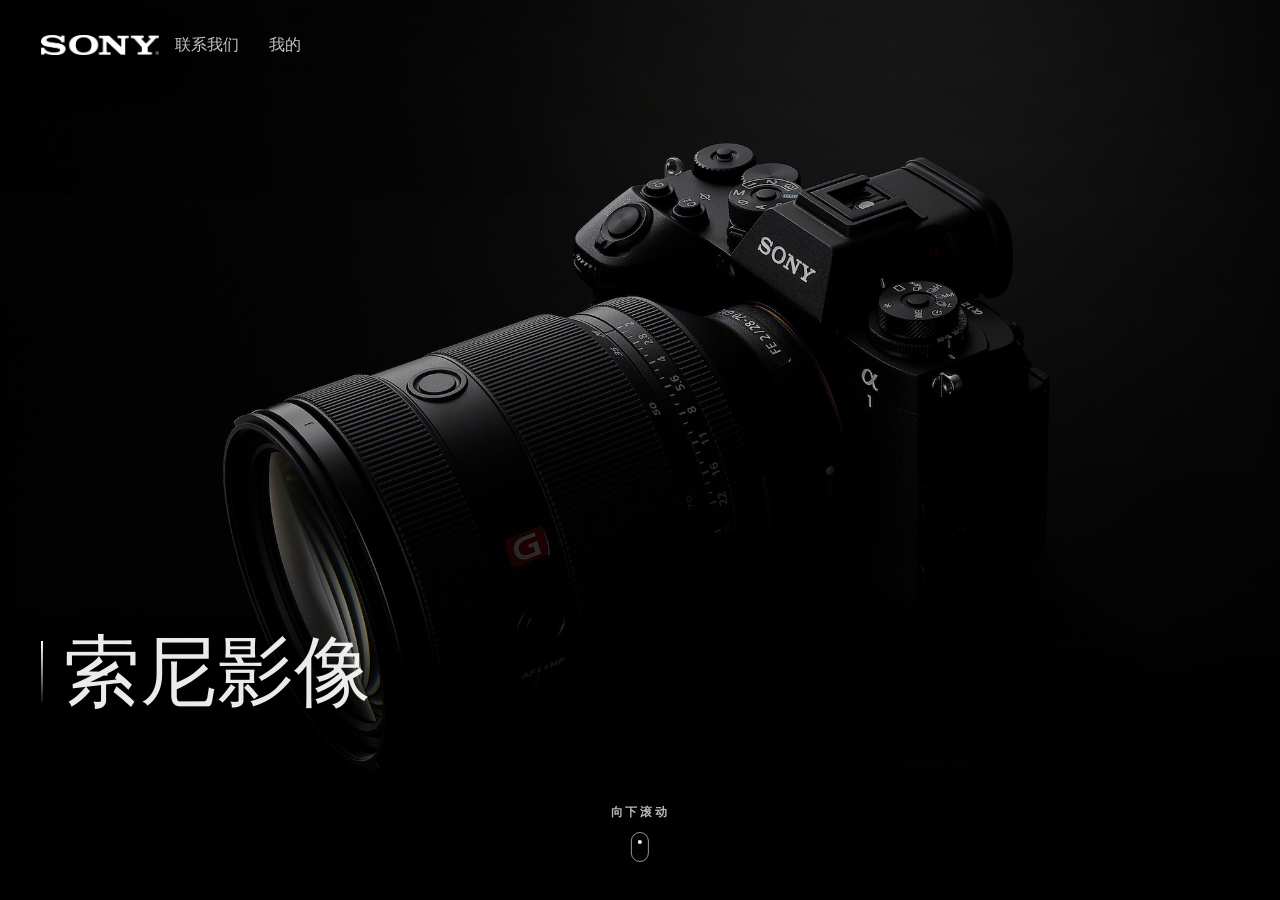
<file: index.html>
<!DOCTYPE html>
<html lang="zh-CN">
<head>
  <meta charset="UTF-8" />
  <meta name="viewport" content="width=device-width, initial-scale=1.0" />
  <title>Sony Alpha Hub</title>
  <link rel="stylesheet" href="style.css?v=clean-nav-labels" />
</head>
<body class="intro-active home-page">
  <div class="logo-intro" id="logo-intro" aria-hidden="true">
    <div class="logo-intro-backdrop" id="logo-intro-backdrop"></div>
    <div class="logo-intro-mark" id="logo-intro-mark">
      <img src="images/sony-seeklogo.png" alt="">
    </div>
  </div>

  <header class="navbar">
    <div class="nav-inner">
      <a class="logo" href="index.html" aria-label="Sony Alpha Hub">
        <span class="logo-sony" id="nav-logo-sony">
          <img src="images/sony-seeklogo.png" alt="SONY">
        </span>
      </a>
      <nav class="nav-links" aria-label="页面导航">
        <a href="shop.html#shop-contact-footer">联系我们</a>
        <div class="nav-dropdown">
          <a class="nav-dropdown-trigger" href="orders.html">我的</a>
          <div class="nav-dropdown-menu" aria-label="我的菜单">
            <a href="orders.html">我的订单</a>
            <a href="settings.html">设置</a>
          </div>
        </div>
      </nav>
    </div>
  </header>

  <main class="home-gateway" id="top">
    <section class="home-panel home-panel-hero" aria-label="&#32034;&#23612;&#24433;&#20687;&#39318;&#39029;">
      <section class="home-title-block" aria-label="&#32034;&#23612;&#24433;&#20687;">
        <h1>&#32034;&#23612;&#24433;&#20687;</h1>
      </section>

      <button class="scroll-cue" type="button" aria-label="&#21521;&#19979;&#28378;&#21160;&#26597;&#30475;&#23548;&#33322;">
        <span>&#21521;&#19979;&#28378;&#21160;</span>
        <i aria-hidden="true"></i>
      </button>
    </section>

    <section class="home-panel home-panel-enter" data-enter-search data-search-url="search.html" role="link" tabindex="0" aria-label="&#28857;&#20987;&#20219;&#24847;&#22788;&#36827;&#20837;&#20135;&#21697;&#26816;&#32034;">
      <div class="home-enter-cursor" aria-hidden="true"></div>
      <div class="enter-cue" aria-hidden="true">
        <span>&#32487;&#32493;&#25506;&#32034;</span>
        <i aria-hidden="true"></i>
      </div>
    </section>
  </main>

  <script src="script.js"></script>
</body>
</html>
</file>
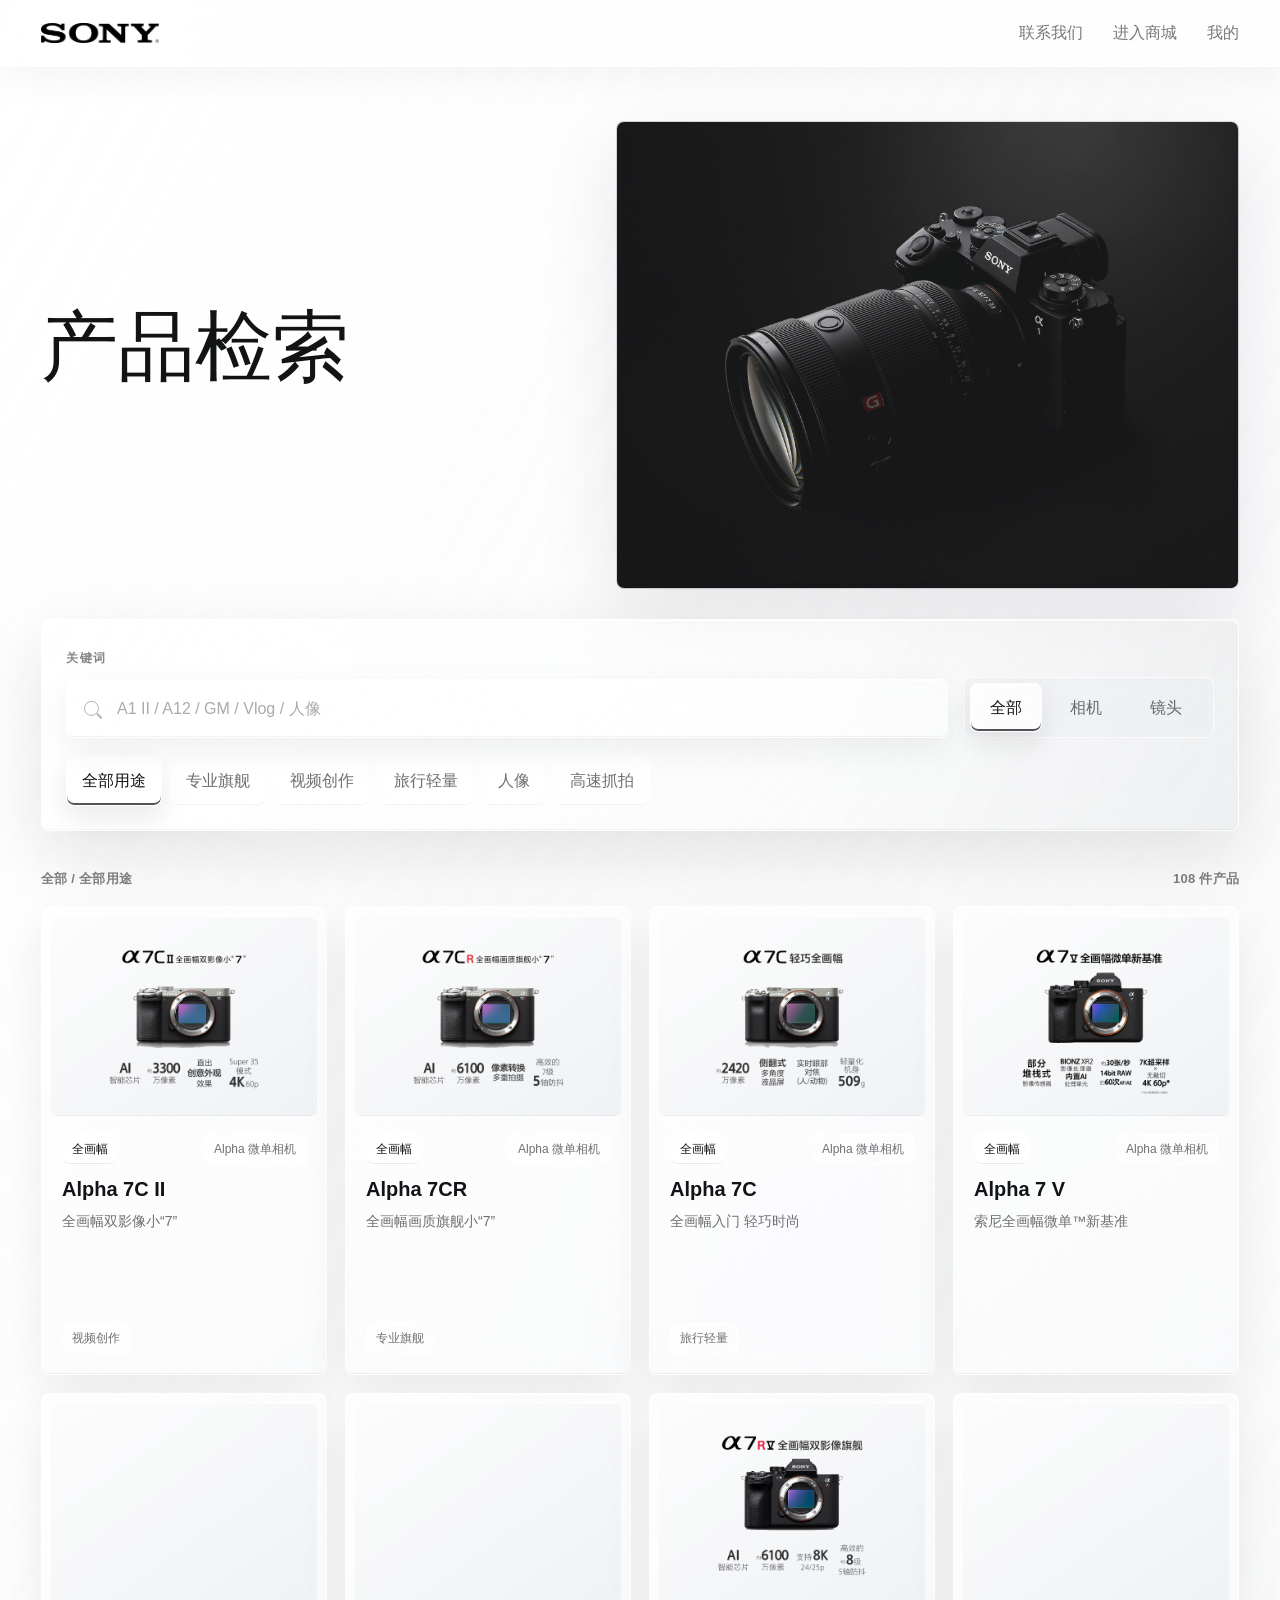
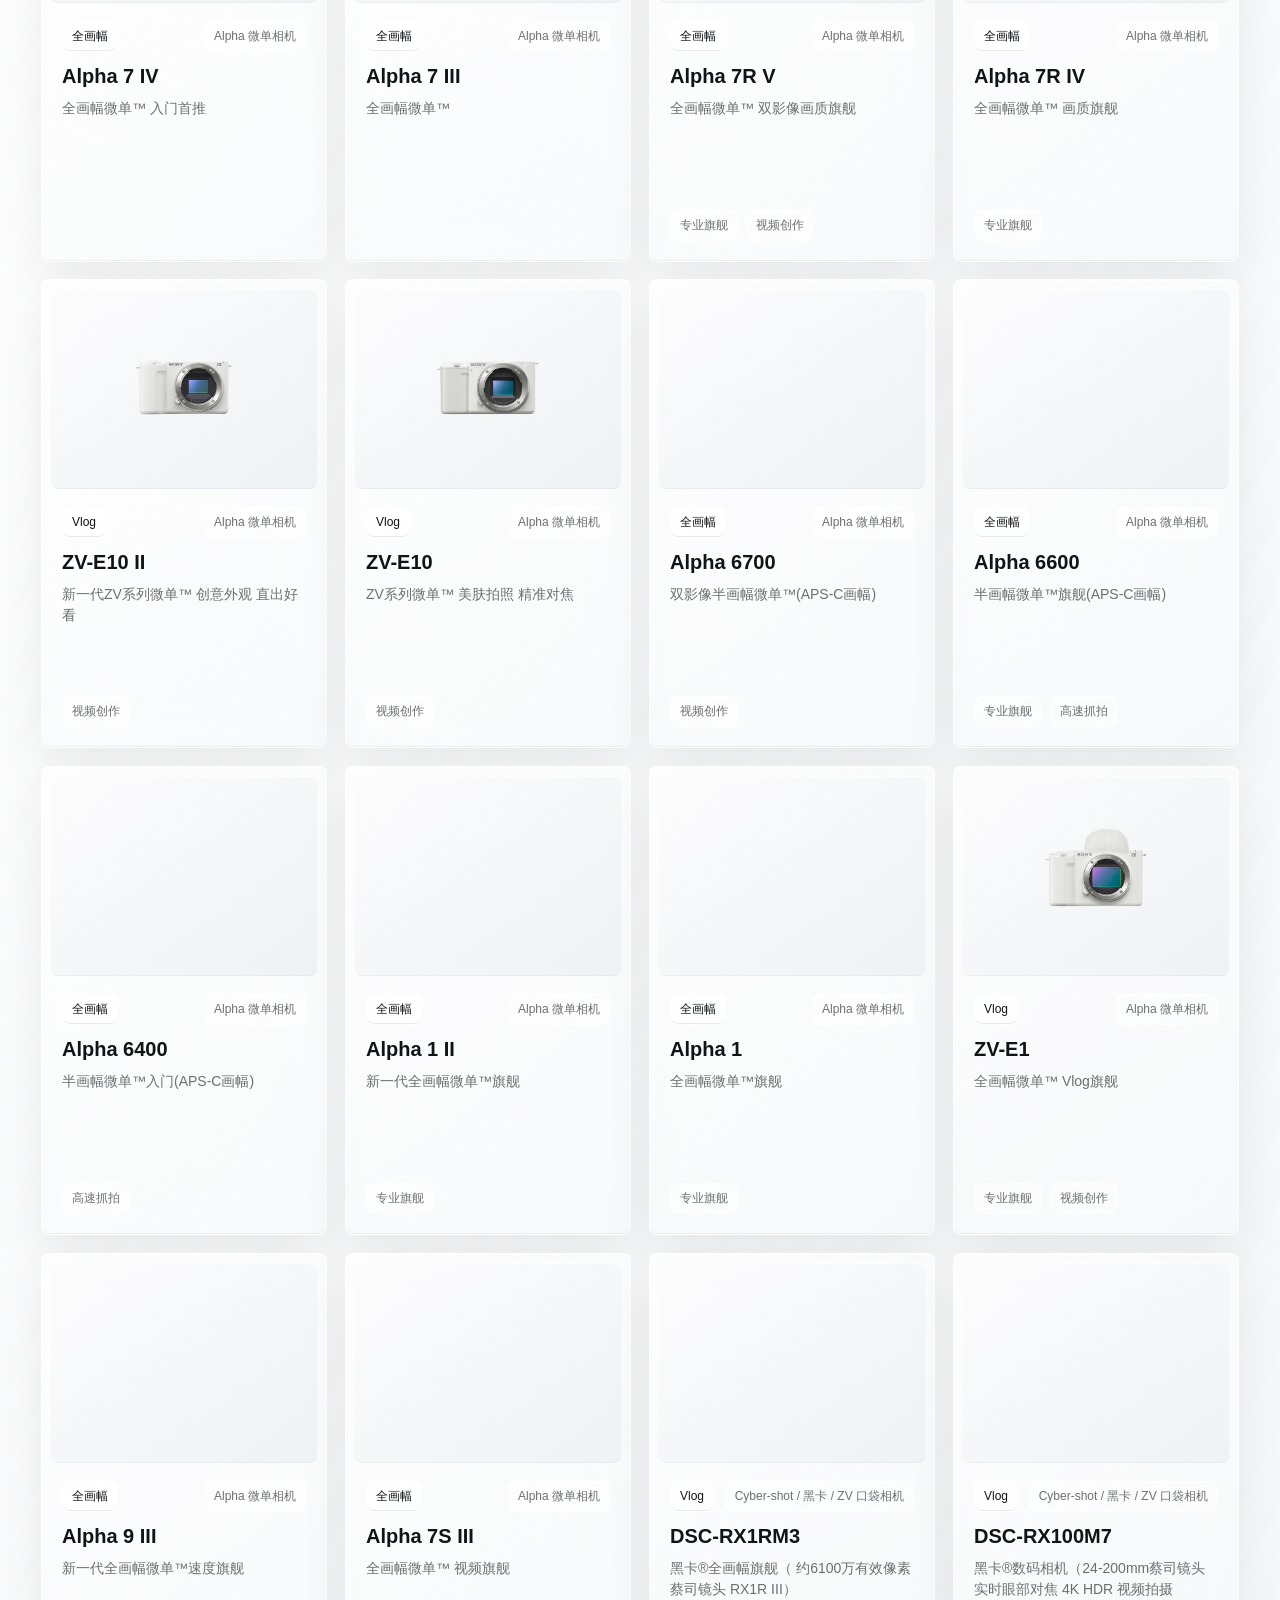
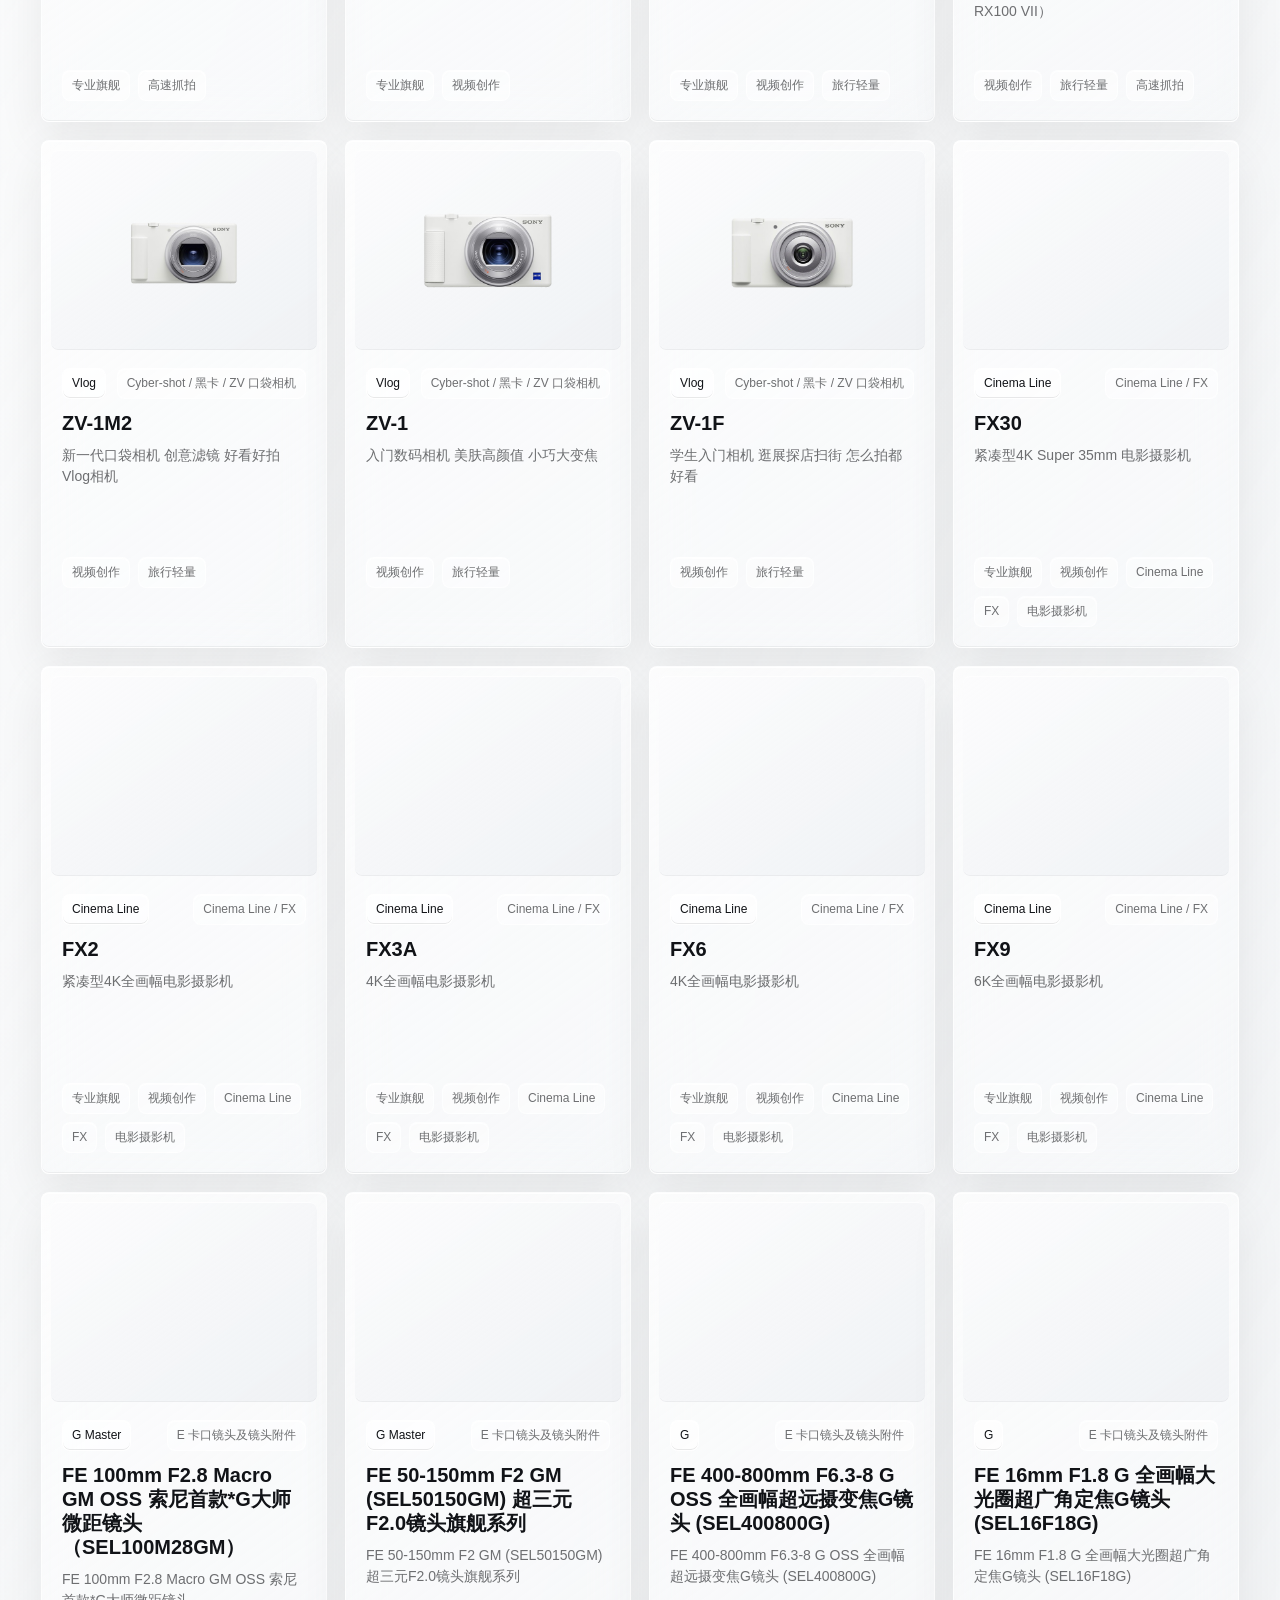
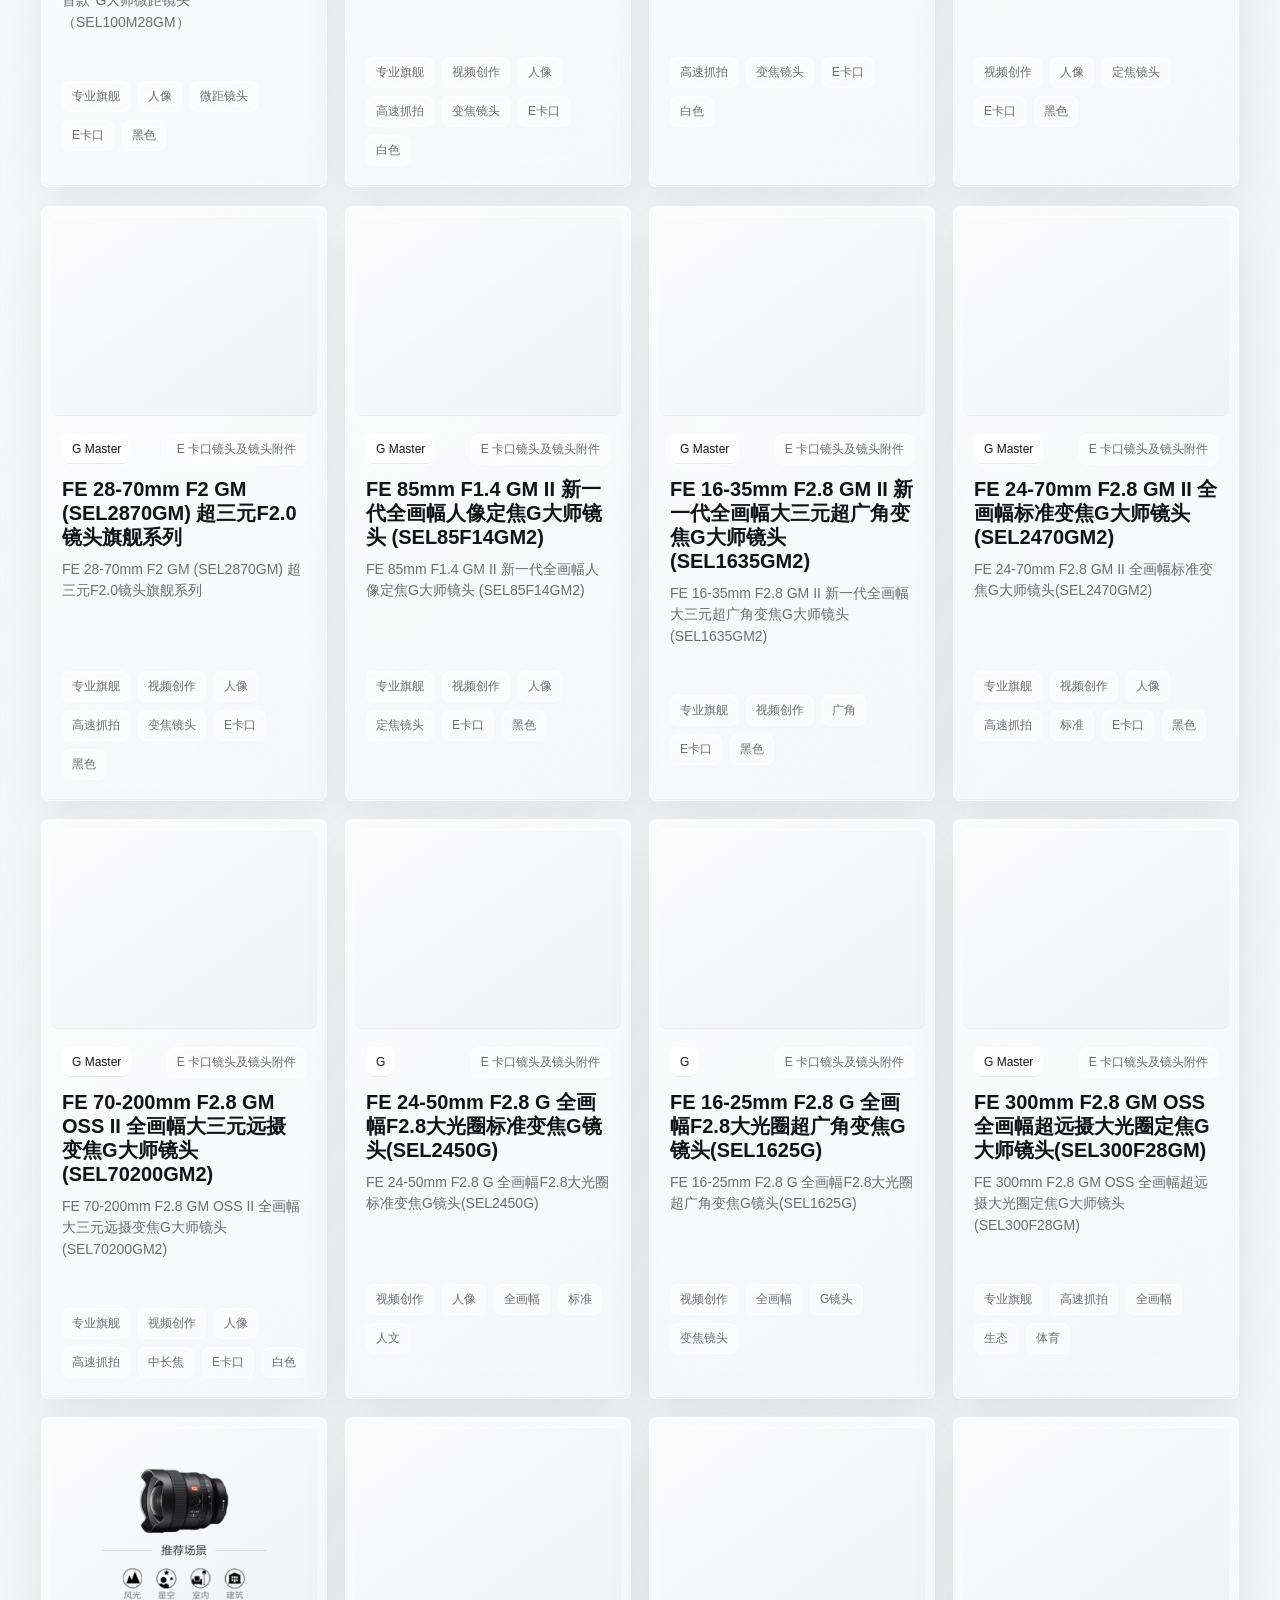
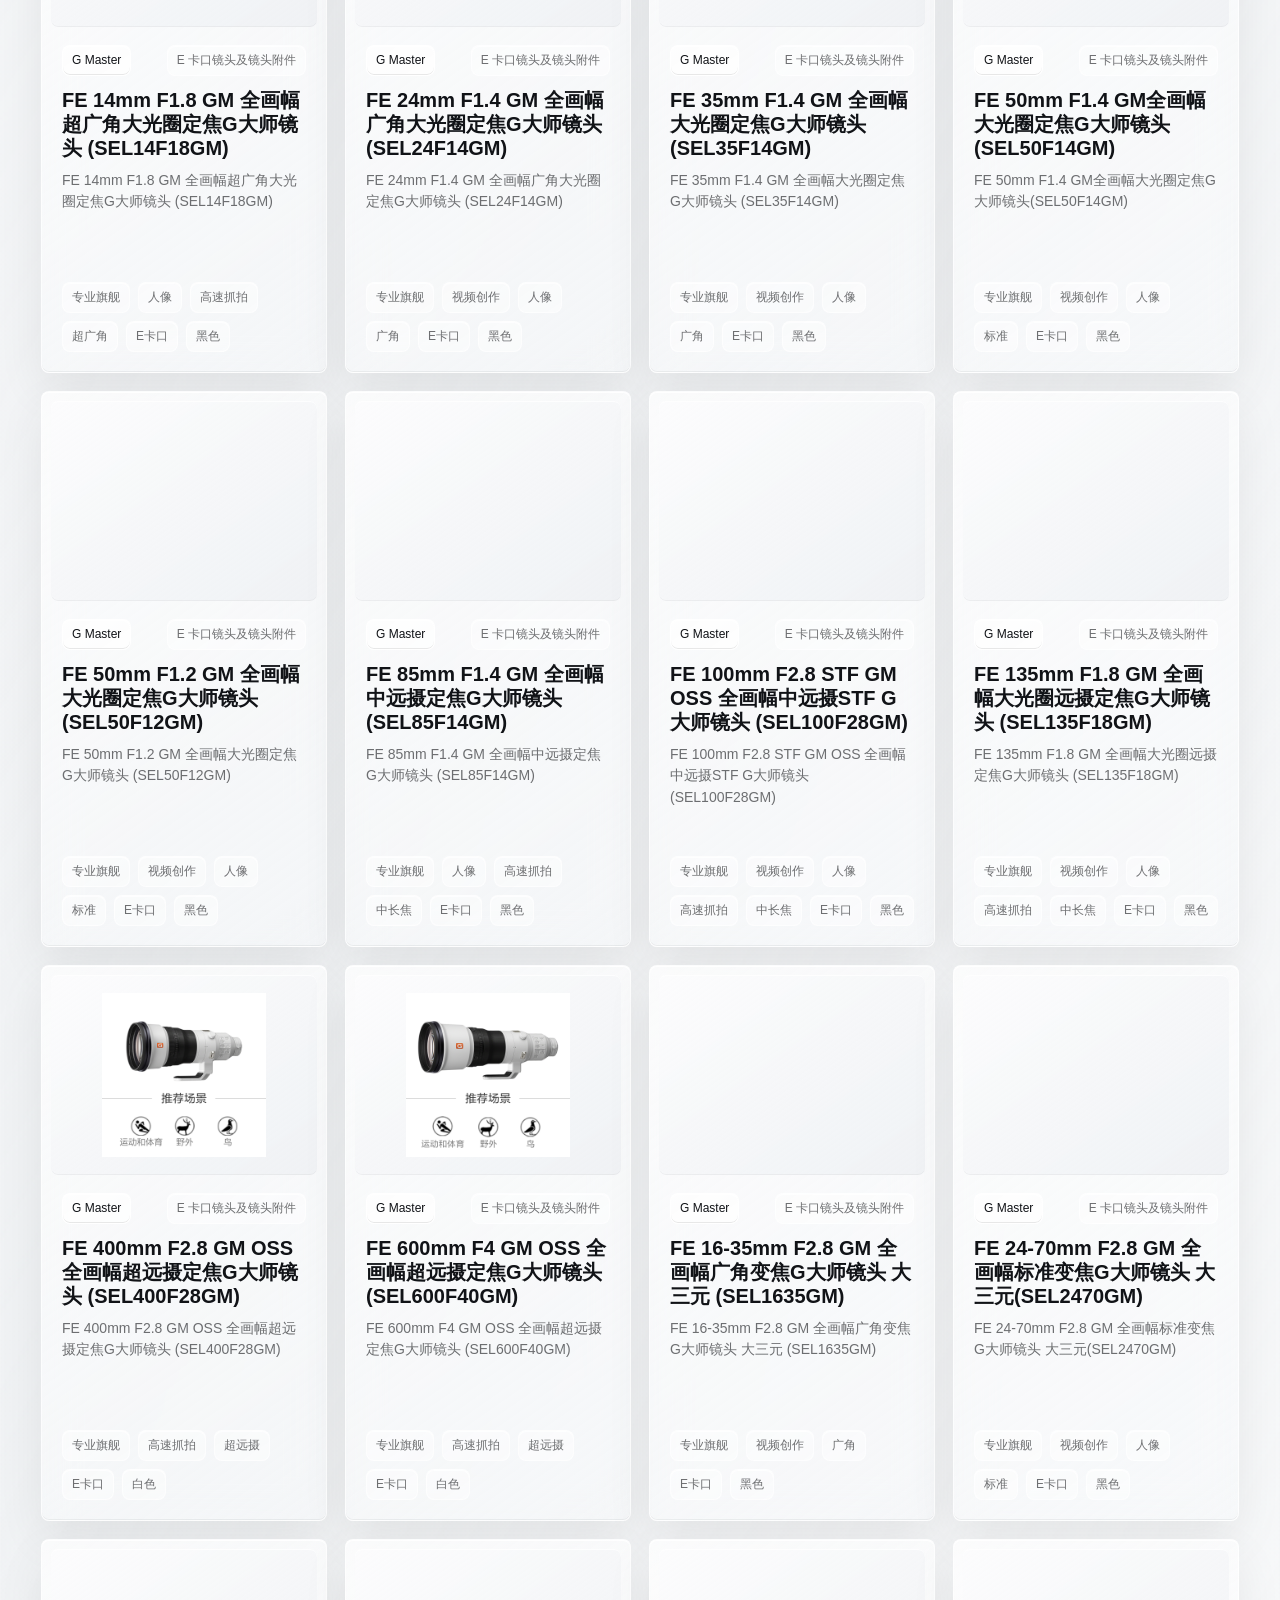
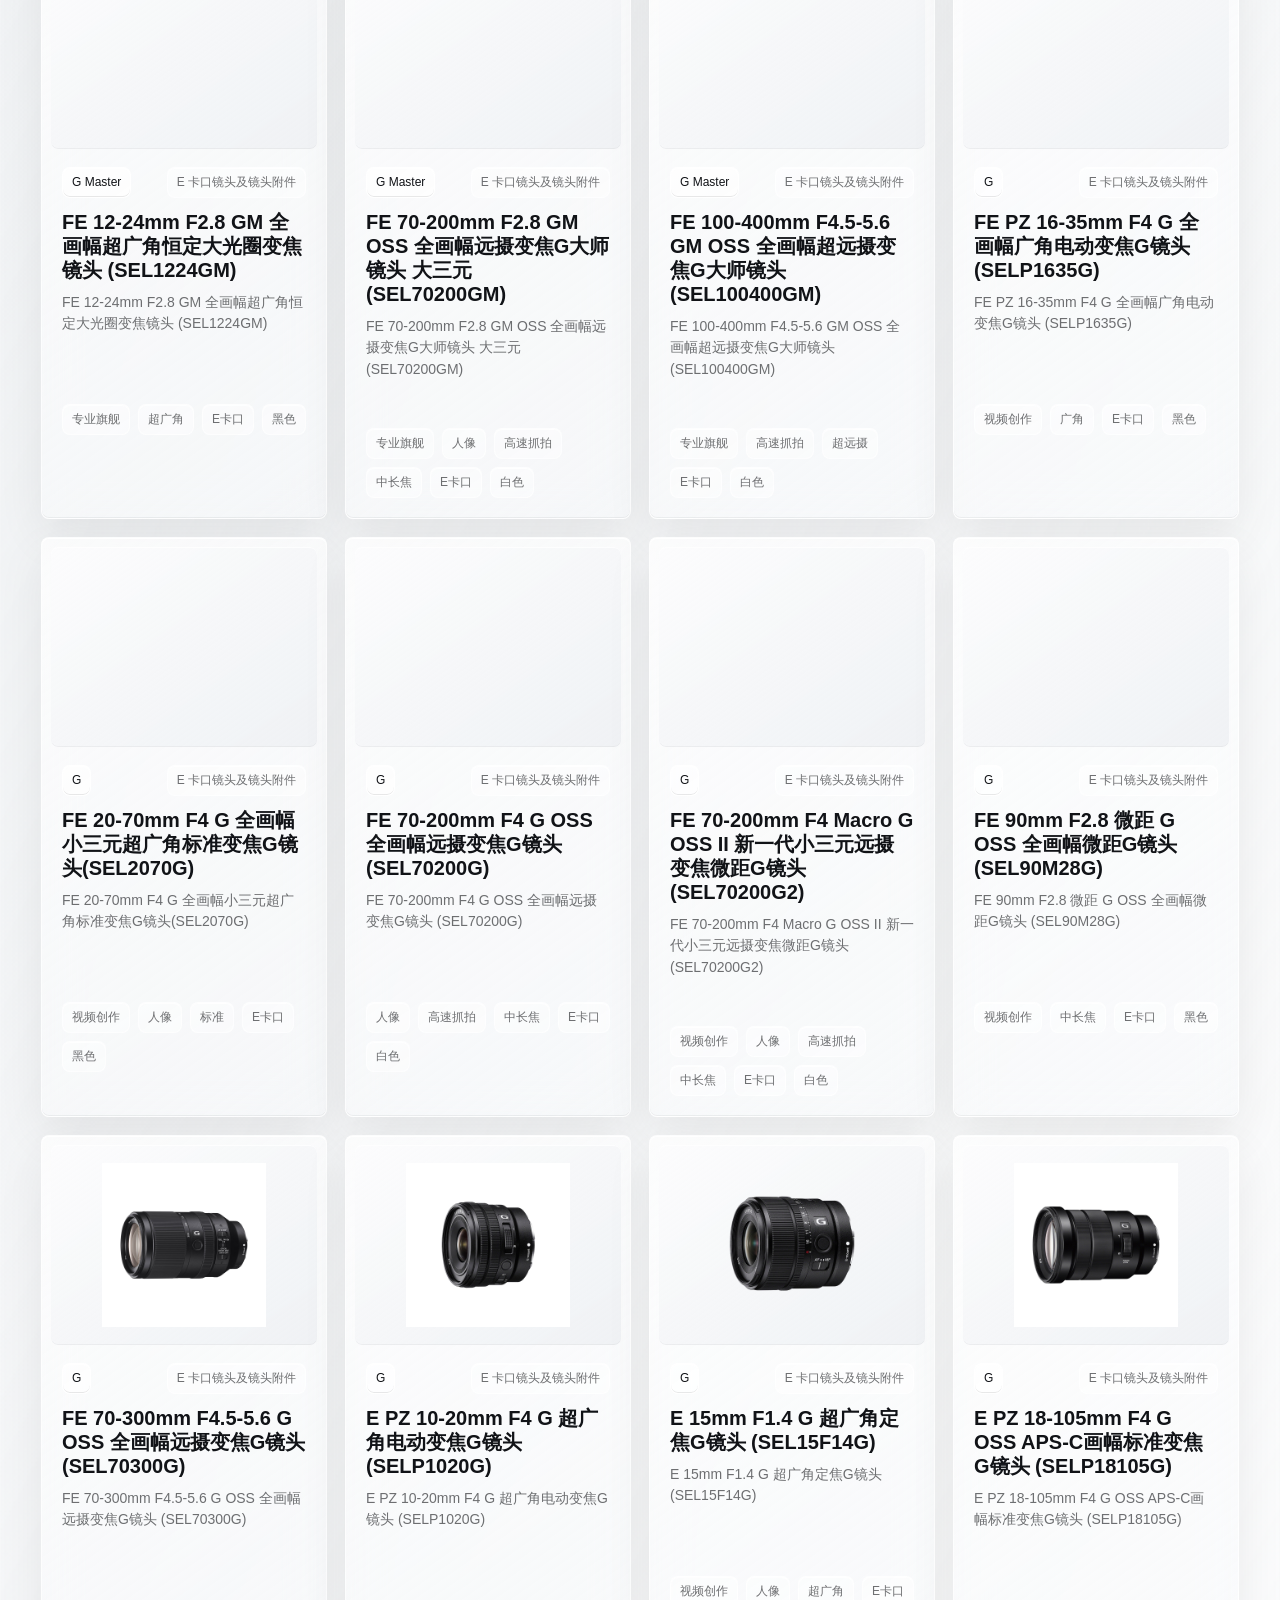
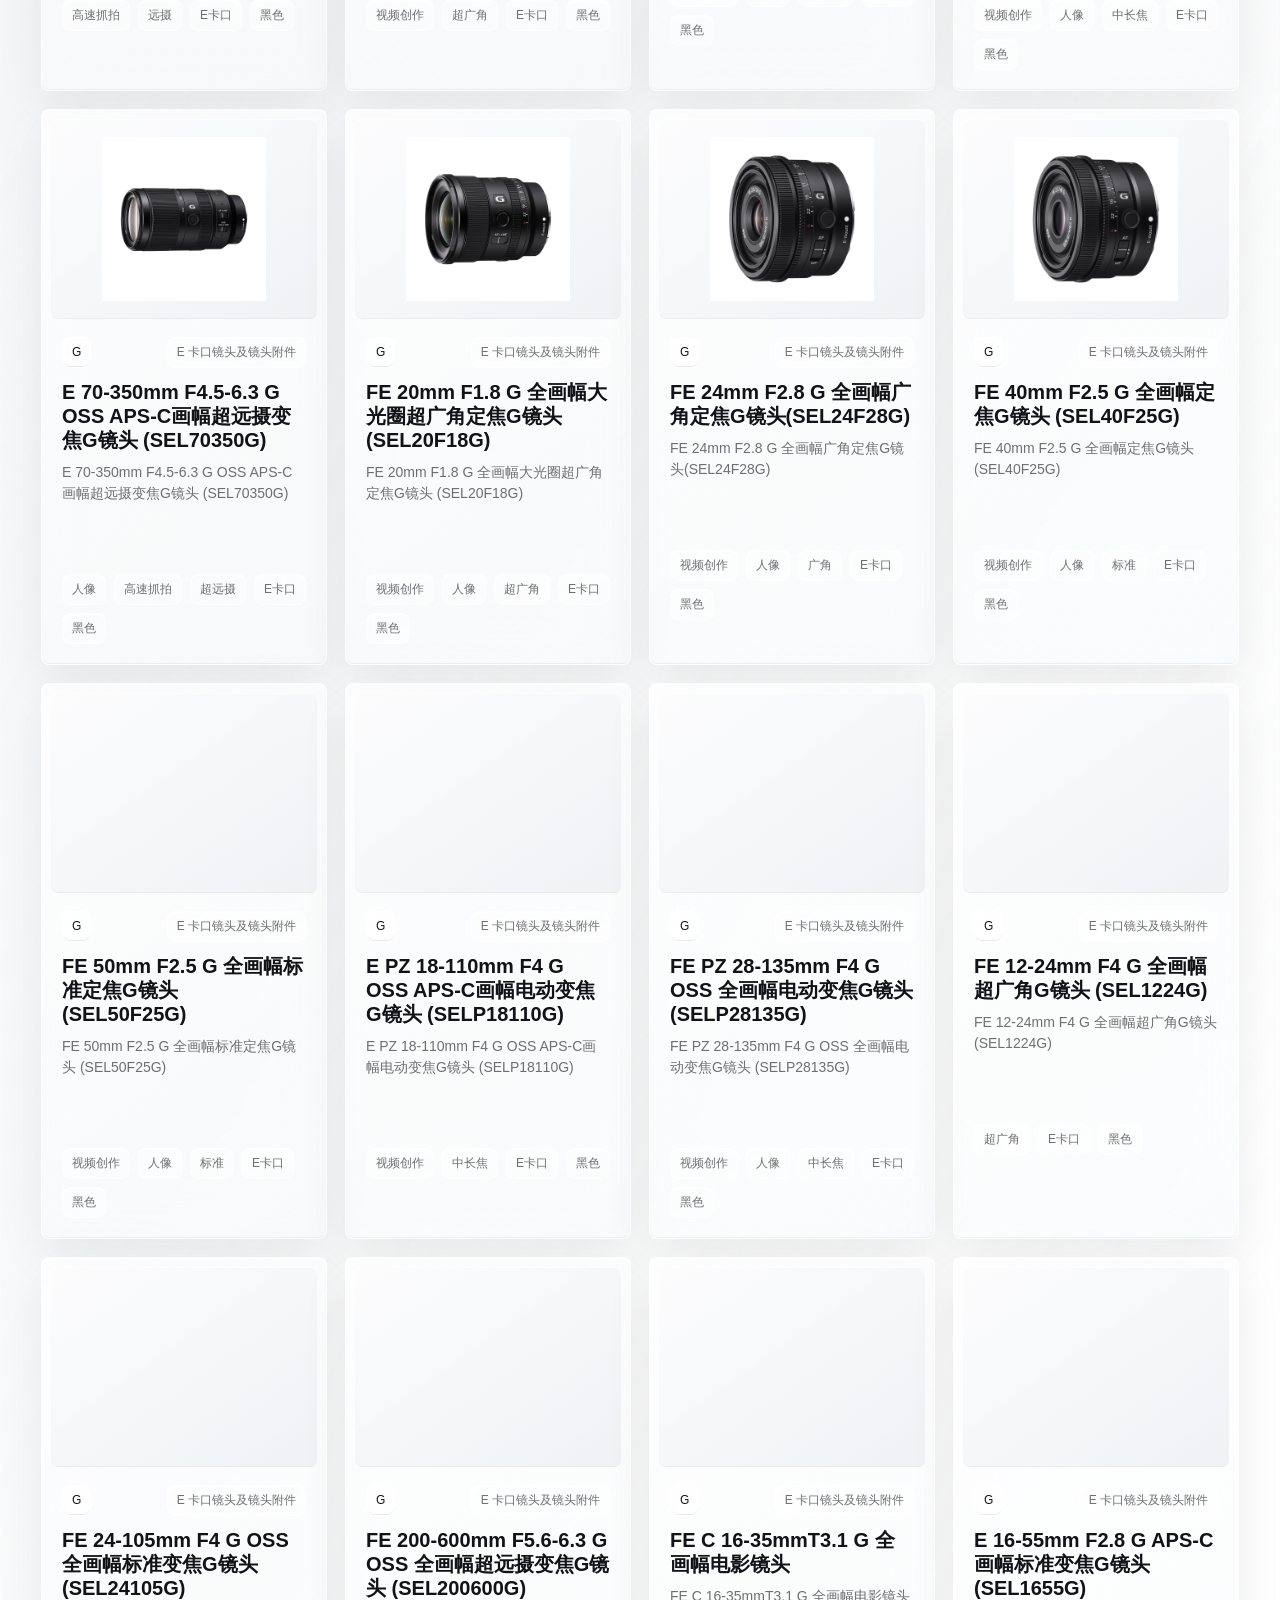
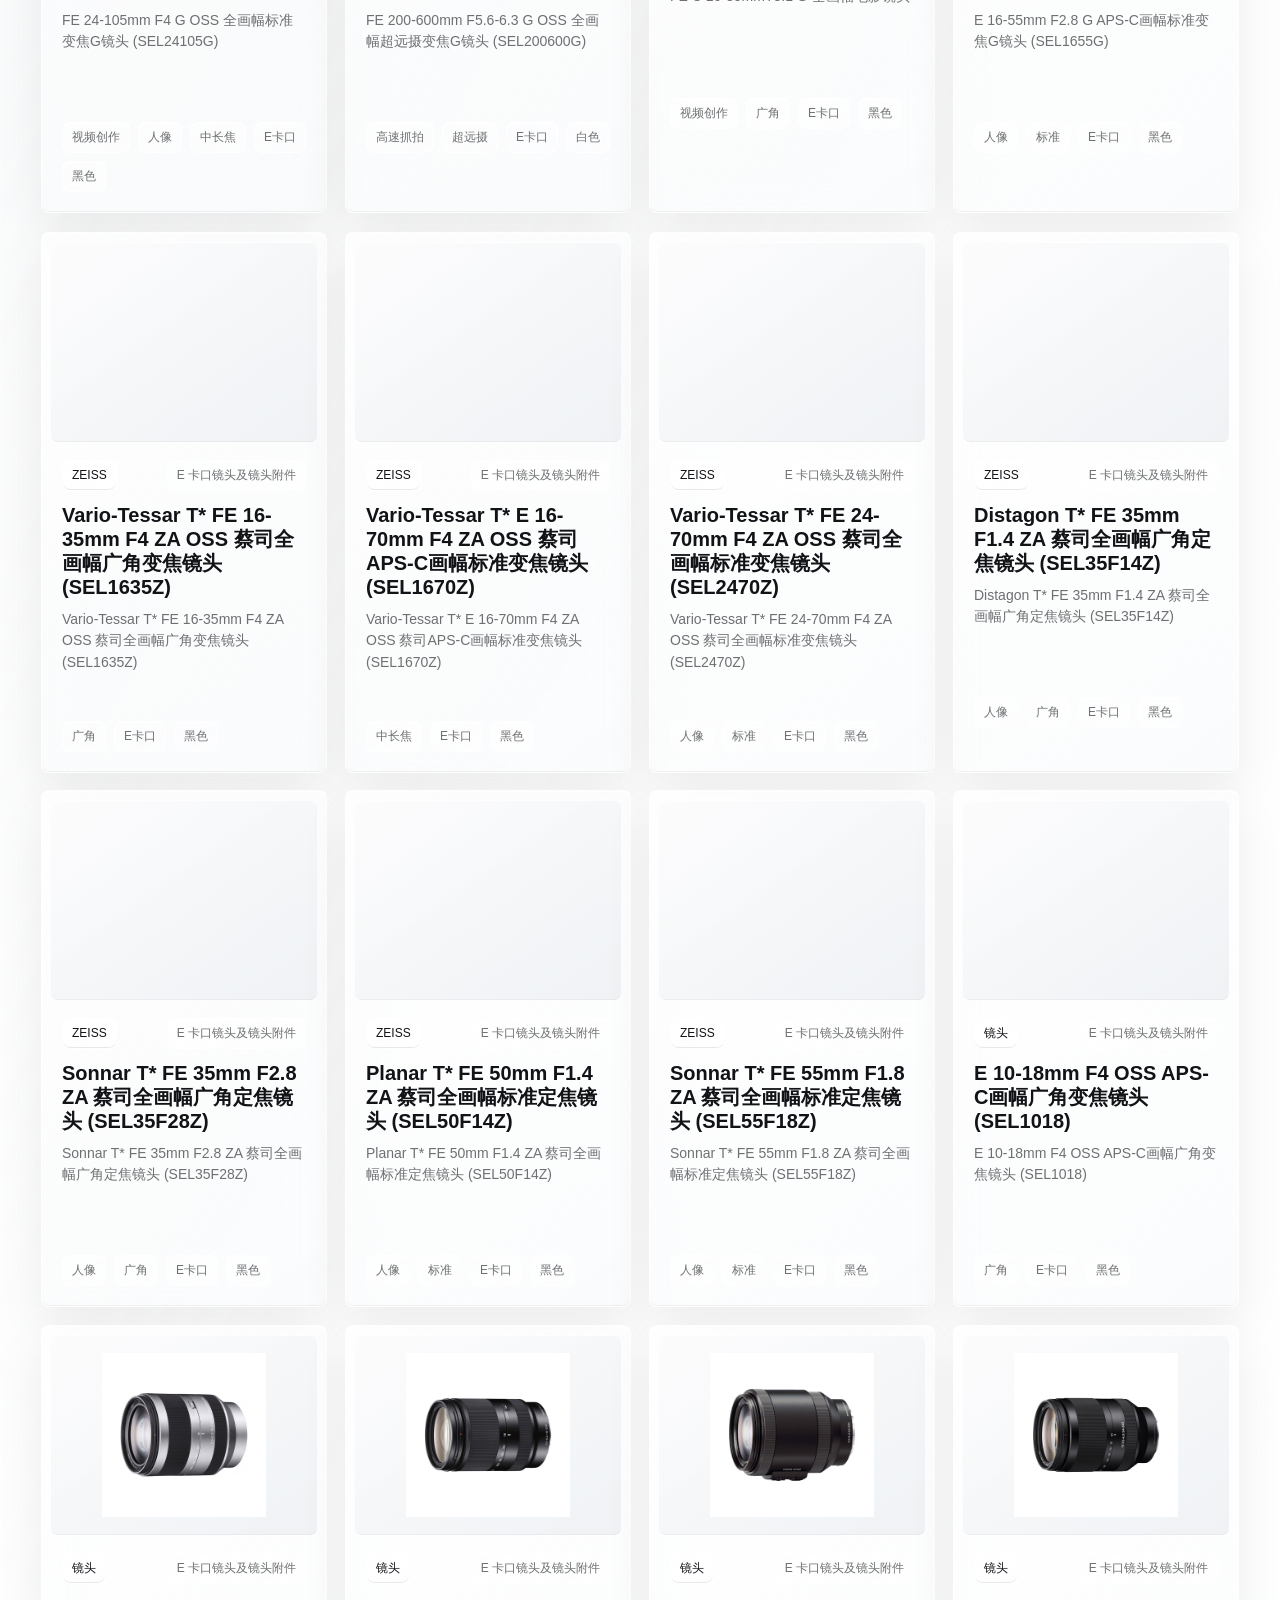
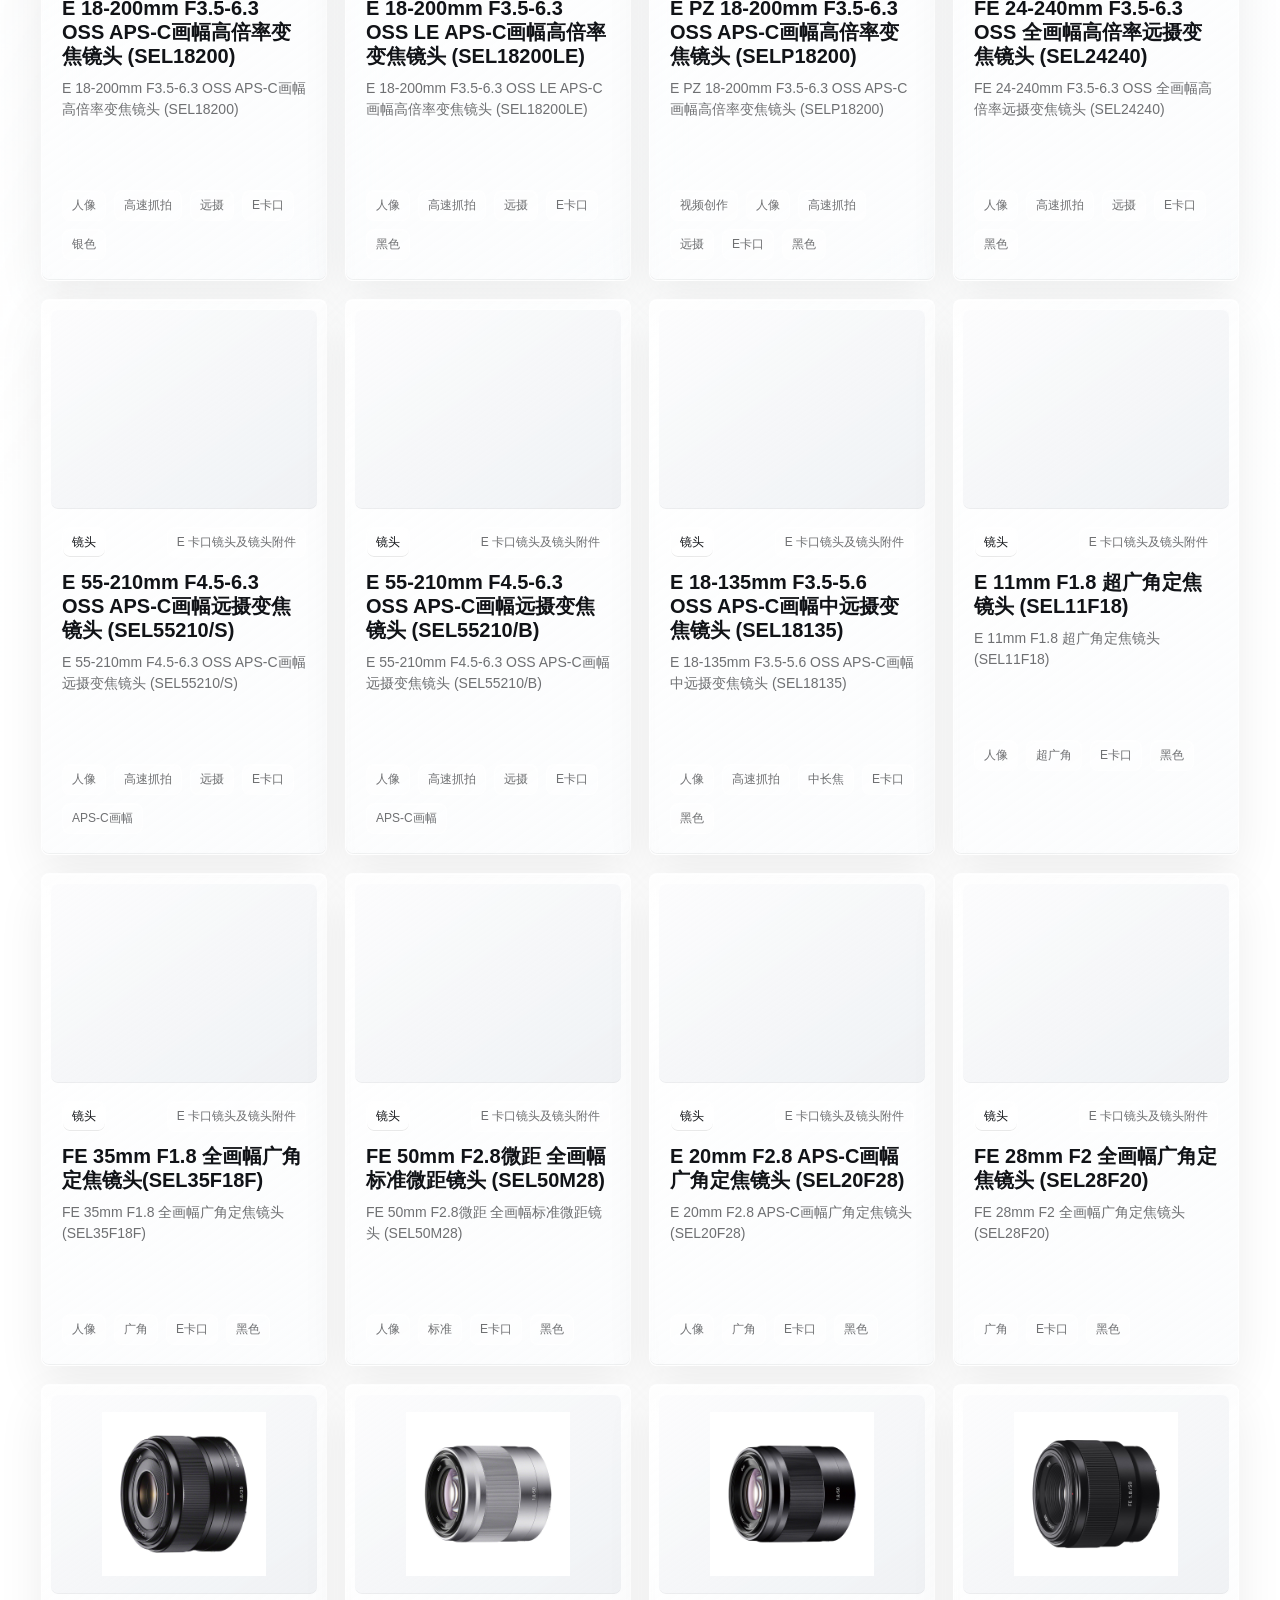
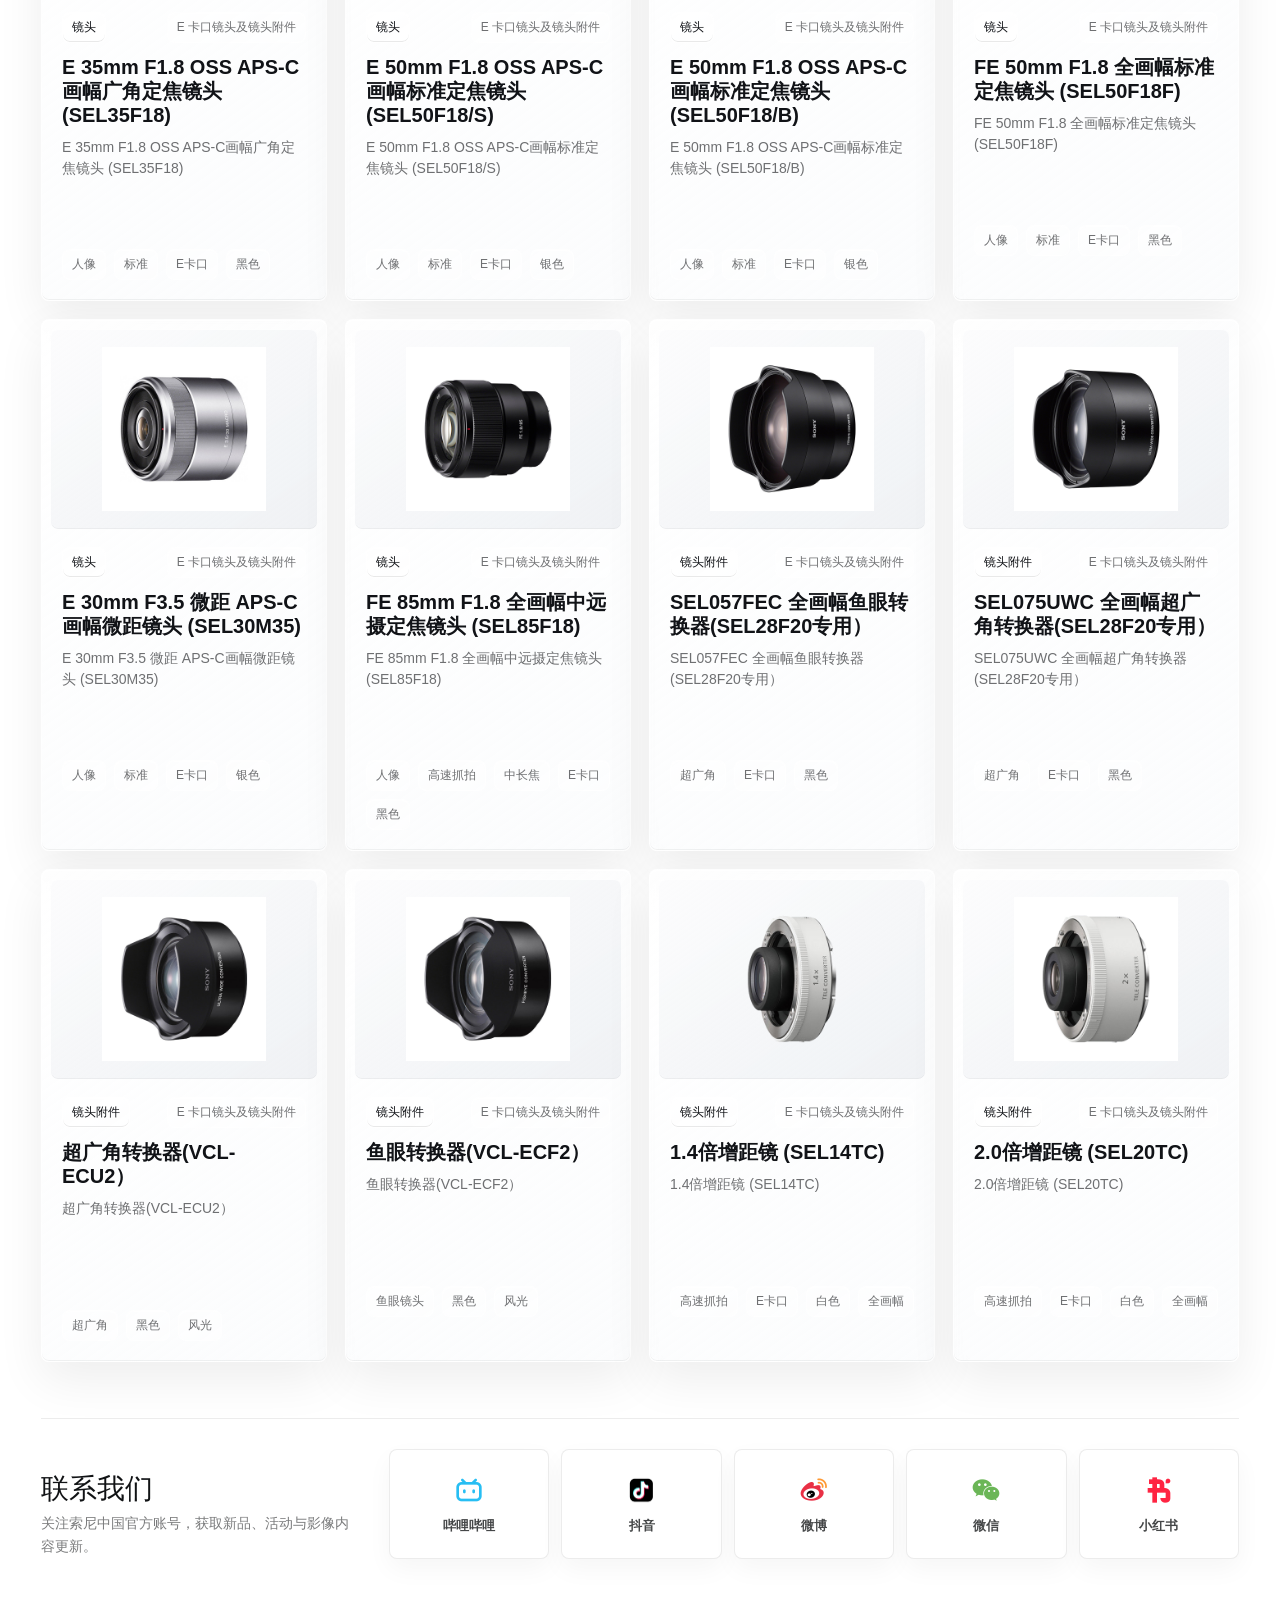
<file: search.html>
<!DOCTYPE html>
<html lang="zh-CN">
<head>
  <meta charset="UTF-8" />
  <meta name="viewport" content="width=device-width, initial-scale=1.0" />
  <title>Sony Alpha Search</title>
  <script>
    try {
      if (sessionStorage.getItem("sonySearchTransition") === "1") {
        document.documentElement.classList.add("search-arriving");
      }
    } catch (error) {}
  </script>
  <link rel="stylesheet" href="style.css?v=clean-nav-labels" />
</head>
<body class="search-page">
  <header class="navbar">
    <div class="nav-inner">
      <a class="logo" href="index.html" aria-label="Sony Alpha Hub">
        <span class="logo-sony">
          <img src="images/sony-seeklogo.png" alt="SONY">
        </span>
      </a>
      <nav class="nav-links" aria-label="&#39029;&#38754;&#23548;&#33322;">
        <a href="#search-contact-footer">&#32852;&#31995;&#25105;&#20204;</a>
        <a href="shop.html">&#36827;&#20837;&#21830;&#22478;</a>
        <div class="nav-dropdown">
          <a class="nav-dropdown-trigger" href="orders.html">&#25105;&#30340;</a>
          <div class="nav-dropdown-menu" aria-label="&#25105;&#30340;&#33756;&#21333;">
            <a href="orders.html">&#25105;&#30340;&#35746;&#21333;</a>
            <a href="settings.html">&#35774;&#32622;</a>
          </div>
        </div>
      </nav>
    </div>
  </header>

  <main class="search-shell">
    <section class="search-hero" aria-labelledby="search-title">
      <div class="search-title-block">
        <h1 id="search-title">&#20135;&#21697;&#26816;&#32034;</h1>
      </div>
      <div class="search-visual" aria-hidden="true">
        <img src="images/home_alpha1ii_alphauniverse_hero.jpg" alt="">
      </div>
    </section>

    <section class="search-console" aria-label="&#26816;&#32034;&#26465;&#20214;">
      <div class="search-row">
        <div class="search-field">
          <label for="product-search">
            <span>&#20851;&#38190;&#35789;</span>
          </label>
          <div class="search-input-wrap">
            <input id="product-search" type="search" placeholder="A1 II / A12 / GM / Vlog / &#20154;&#20687;" autocomplete="off" aria-autocomplete="list" aria-controls="search-suggestions" aria-expanded="false">
            <div class="search-suggestions hidden" id="search-suggestions" role="listbox" aria-label="&#30456;&#20851;&#25628;&#32034;"></div>
          </div>
        </div>

        <div class="search-tabs" aria-label="&#20135;&#21697;&#31867;&#22411;">
          <button class="is-active" type="button" data-type="all">&#20840;&#37096;</button>
          <button type="button" data-type="camera">&#30456;&#26426;</button>
          <button type="button" data-type="lens">&#38236;&#22836;</button>
        </div>
      </div>

      <div class="search-chip-row" aria-label="&#29992;&#36884;&#31579;&#36873;">
        <button class="is-active" type="button" data-purpose="all">&#20840;&#37096;&#29992;&#36884;</button>
        <button type="button" data-purpose="pro">&#19987;&#19994;&#26071;&#33328;</button>
        <button type="button" data-purpose="video">&#35270;&#39057;&#21019;&#20316;</button>
        <button type="button" data-purpose="travel">&#26053;&#34892;&#36731;&#37327;</button>
        <button type="button" data-purpose="portrait">&#20154;&#20687;</button>
        <button type="button" data-purpose="action">&#39640;&#36895;&#25235;&#25293;</button>
      </div>
    </section>

    <section class="search-results-section" aria-live="polite">
      <div class="search-result-bar">
        <p id="search-summary">&#27491;&#22312;&#36733;&#20837;&#20135;&#21697;</p>
        <p id="search-count">0</p>
      </div>
      <div class="search-results-grid" id="search-results"></div>
      <p class="search-empty hidden" id="search-empty">&#27809;&#26377;&#25214;&#21040;&#21305;&#37197;&#20135;&#21697;&#12290;</p>
    </section>

    <footer class="shop-contact-footer" id="search-contact-footer" aria-labelledby="search-contact-title">
      <div class="shop-contact-inner">
        <div class="shop-contact-copy">
          <h2 id="search-contact-title">联系我们</h2>
          <span>关注索尼中国官方账号，获取新品、活动与影像内容更新。</span>
        </div>
        <div class="shop-contact-links" aria-label="索尼中国官方社交账号">
          <a class="shop-contact-link" href="https://space.bilibili.com/1429723107?spm_id_from=333.337.0.0" target="_blank" rel="noreferrer" aria-label="打开索尼中国哔哩哔哩官方账号主页">
            <img src="images/bilibili_logo.png" alt="哔哩哔哩" />
            <span>哔哩哔哩</span>
          </a>
          <a class="shop-contact-link" href="https://www.douyin.com/user/MS4wLjABAAAA67f0nhhRAUosOYwptIDkpNHlU0Zo2-EimRxWxH77a64?from_tab_name=main" target="_blank" rel="noreferrer" aria-label="打开索尼抖音官方账号主页">
            <img src="images/douyin_logo.png" alt="抖音" />
            <span>抖音</span>
          </a>
          <a class="shop-contact-link" href="https://weibo.com/sonychina" target="_blank" rel="noreferrer" aria-label="打开索尼中国官方微博">
            <img src="images/weibo_logo.png" alt="微博" />
            <span>微博</span>
          </a>
          <button class="shop-contact-link search-contact-trigger" type="button" id="search-wechat-trigger" aria-label="打开索尼中国微信公众号二维码">
            <img src="images/wechat_logo.png" alt="微信" />
            <span>微信</span>
          </button>
          <a class="shop-contact-link" href="https://www.xiaohongshu.com/user/profile/5bc97c9b288ea800016dcd28?xsec_token=AB4Wen2yiWsQnJj4LtcojFpSLNSkHB_h9EkloKzpyBQzI%3D&xsec_source=pc_search" target="_blank" rel="noreferrer" aria-label="打开索尼小红书官方账号主页">
            <img src="images/xiaohongshu_logo.png" alt="小红书" />
            <span>小红书</span>
          </a>
        </div>
      </div>
    </footer>
  </main>

  <section class="shop-payment-modal" id="search-wechat-modal" aria-hidden="true">
    <div class="shop-payment-dialog shop-wechat-dialog" role="dialog" aria-modal="true" aria-labelledby="search-wechat-title">
      <button class="shop-payment-close shop-payment-close-icon" type="button" id="search-wechat-close" aria-label="关闭">×</button>
      <h2 id="search-wechat-title">微信</h2>
      <span class="shop-wechat-copy">
        <span>请使用微信扫描下方二维码</span>
        <span>关注索尼中国专业公众号</span>
      </span>
      <div class="shop-wechat-qr">
        <img src="images/sony_wechat_qr.png" alt="索尼中国专业公众号二维码" />
      </div>
    </div>
  </section>

  <script src="data/sony_official_products_search.js" charset="UTF-8"></script>
  <script src="data/sony_official_product_details.js" charset="UTF-8"></script>
  <script src="search.js?v=clean-nav-labels" charset="UTF-8"></script>
</body>
</html>
</file>
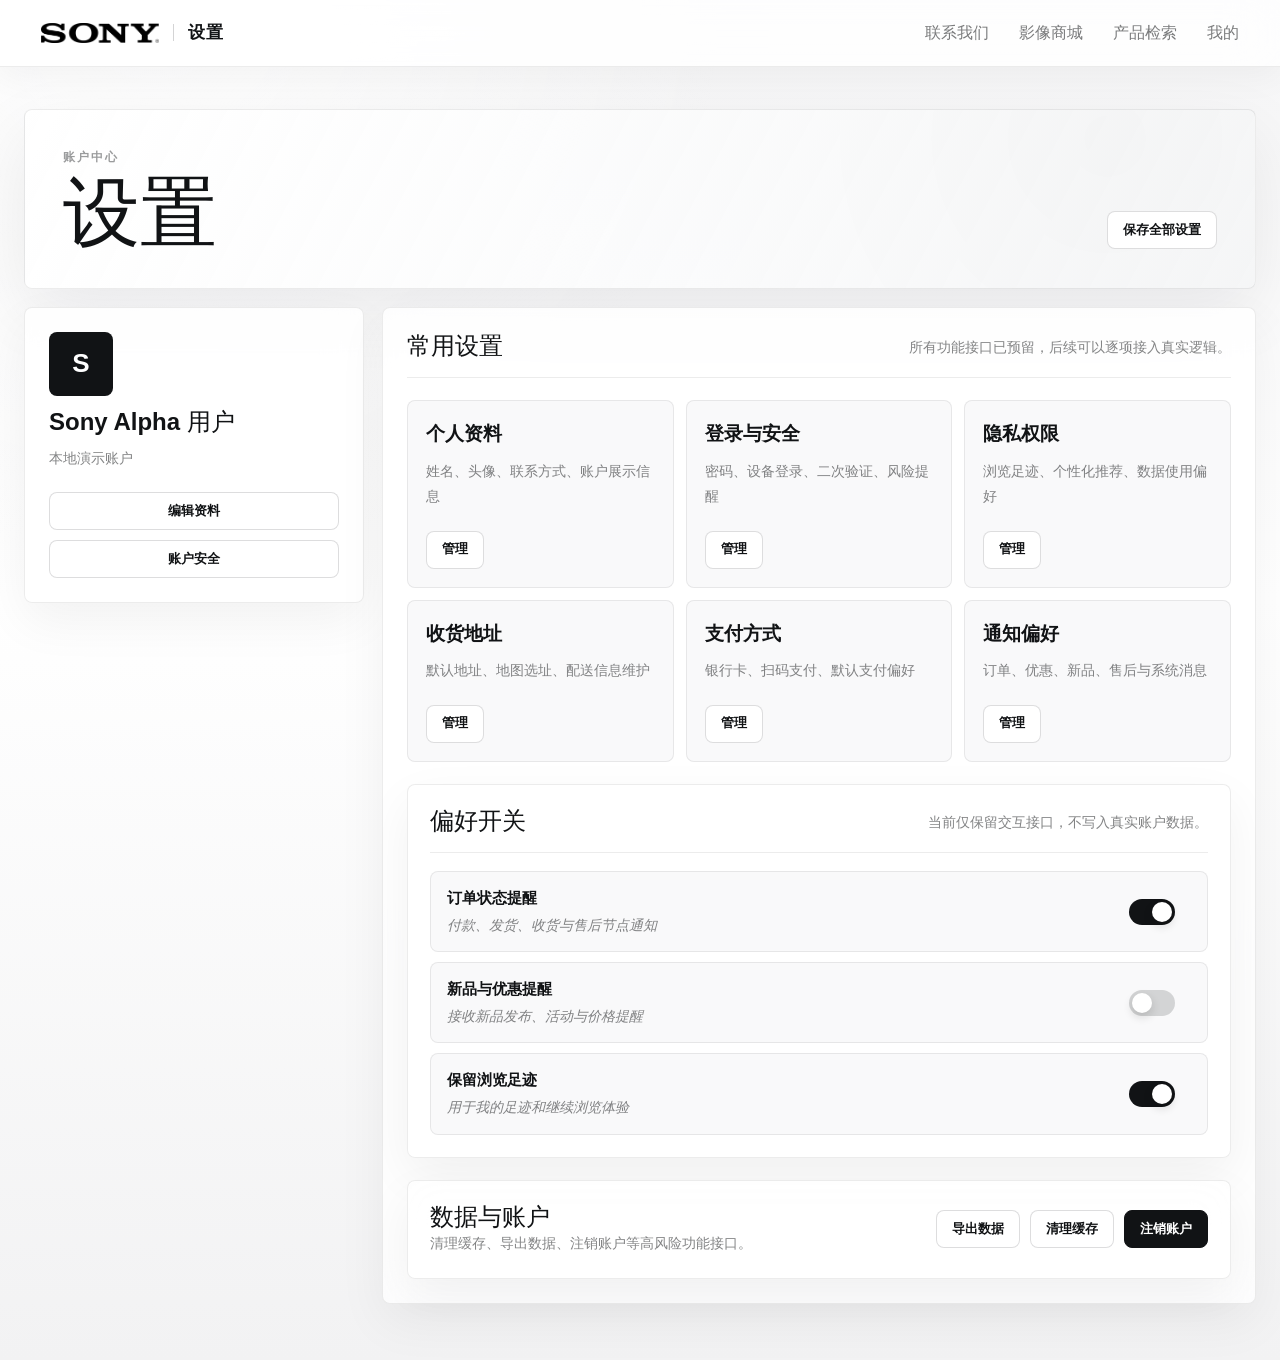
<file: settings.html>
<!DOCTYPE html>
<html lang="zh-CN">
<head>
  <meta charset="UTF-8" />
  <meta name="viewport" content="width=device-width, initial-scale=1.0" />
  <title>Sony Alpha Settings</title>
  <link rel="stylesheet" href="style.css?v=clean-nav-labels" />
</head>
<body class="settings-page">
  <header class="navbar">
    <div class="nav-inner">
      <div class="logo" aria-label="Sony Alpha Settings">
        <a class="logo-sony" href="index.html" aria-label="Sony 首页">
          <img src="images/sony-seeklogo.png" alt="SONY" />
        </a>
        <a class="logo-shop-title" href="settings.html" aria-label="刷新设置页面">设置</a>
      </div>
      <nav class="nav-links" aria-label="页面导航">
        <a href="shop.html#shop-contact-footer">联系我们</a>
        <a href="shop.html">影像商城</a>
        <a href="search.html">产品检索</a>
        <div class="nav-dropdown">
          <a class="nav-dropdown-trigger" href="orders.html">我的</a>
          <div class="nav-dropdown-menu" aria-label="我的菜单">
            <a href="orders.html">我的订单</a>
            <a href="settings.html">设置</a>
          </div>
        </div>
      </nav>
    </div>
  </header>

  <main class="settings-shell">
    <section class="settings-hero" aria-labelledby="settings-title">
      <div>
        <span>账户中心</span>
        <h1 id="settings-title">设置</h1>
      </div>
      <button type="button" class="settings-ghost-button" data-settings-action="save-all">保存全部设置</button>
    </section>

    <section class="settings-layout" aria-label="设置内容">
      <aside class="settings-profile-card">
        <div class="settings-avatar" aria-hidden="true">S</div>
        <h2>Sony Alpha 用户</h2>
        <span>本地演示账户</span>
        <div class="settings-profile-actions">
          <button type="button" data-settings-action="edit-profile">编辑资料</button>
          <button type="button" data-settings-action="account-security">账户安全</button>
        </div>
      </aside>

      <section class="settings-content">
        <div class="settings-section-head">
          <h2>常用设置</h2>
          <span>所有功能接口已预留，后续可以逐项接入真实逻辑。</span>
        </div>

        <div class="settings-grid">
          <article class="settings-card" data-settings-panel="profile">
            <div>
              <h3>个人资料</h3>
              <span>姓名、头像、联系方式、账户展示信息</span>
            </div>
            <button type="button" data-settings-action="open-profile">管理</button>
          </article>

          <article class="settings-card" data-settings-panel="security">
            <div>
              <h3>登录与安全</h3>
              <span>密码、设备登录、二次验证、风险提醒</span>
            </div>
            <button type="button" data-settings-action="open-security">管理</button>
          </article>

          <article class="settings-card" data-settings-panel="privacy">
            <div>
              <h3>隐私权限</h3>
              <span>浏览足迹、个性化推荐、数据使用偏好</span>
            </div>
            <button type="button" data-settings-action="open-privacy">管理</button>
          </article>

          <article class="settings-card" data-settings-panel="address">
            <div>
              <h3>收货地址</h3>
              <span>默认地址、地图选址、配送信息维护</span>
            </div>
            <button type="button" data-settings-action="open-address">管理</button>
          </article>

          <article class="settings-card" data-settings-panel="payment">
            <div>
              <h3>支付方式</h3>
              <span>银行卡、扫码支付、默认支付偏好</span>
            </div>
            <button type="button" data-settings-action="open-payment">管理</button>
          </article>

          <article class="settings-card" data-settings-panel="notification">
            <div>
              <h3>通知偏好</h3>
              <span>订单、优惠、新品、售后与系统消息</span>
            </div>
            <button type="button" data-settings-action="open-notification">管理</button>
          </article>
        </div>

        <section class="settings-preferences" aria-labelledby="settings-preferences-title">
          <div class="settings-section-head">
            <h2 id="settings-preferences-title">偏好开关</h2>
            <span>当前仅保留交互接口，不写入真实账户数据。</span>
          </div>

          <div class="settings-toggle-list">
            <label class="settings-toggle">
              <span>
                <strong>订单状态提醒</strong>
                <em>付款、发货、收货与售后节点通知</em>
              </span>
              <input type="checkbox" data-settings-toggle="order-notice" checked />
              <i aria-hidden="true"></i>
            </label>

            <label class="settings-toggle">
              <span>
                <strong>新品与优惠提醒</strong>
                <em>接收新品发布、活动与价格提醒</em>
              </span>
              <input type="checkbox" data-settings-toggle="promotion-notice" />
              <i aria-hidden="true"></i>
            </label>

            <label class="settings-toggle">
              <span>
                <strong>保留浏览足迹</strong>
                <em>用于我的足迹和继续浏览体验</em>
              </span>
              <input type="checkbox" data-settings-toggle="footprint-history" checked />
              <i aria-hidden="true"></i>
            </label>
          </div>
        </section>

        <section class="settings-danger" aria-labelledby="settings-danger-title">
          <div>
            <h2 id="settings-danger-title">数据与账户</h2>
            <span>清理缓存、导出数据、注销账户等高风险功能接口。</span>
          </div>
          <div>
            <button type="button" data-settings-action="export-data">导出数据</button>
            <button type="button" data-settings-action="clear-cache">清理缓存</button>
            <button type="button" data-settings-action="delete-account">注销账户</button>
          </div>
        </section>
      </section>
    </section>
  </main>
</body>
</html>
</file>
<file: style.css>
* {
  box-sizing: border-box;
  margin: 0;
  padding: 0;
}

:root {
  --bg: #edf3f8;
  --surface: rgba(255, 255, 255, 0.86);
  --surface-strong: rgba(255, 255, 255, 0.94);
  --line: rgba(15, 23, 42, 0.08);
  --text: #102033;
  --muted: #5d6b7b;
  --accent: #0b5fff;
  --accent-soft: #dbe8ff;
  --sony-accent: #111317;
  --search-bg: #f6f7f8;
  --search-ink: #111315;
  --search-muted: #697078;
  --search-line: rgba(17, 19, 21, 0.09);
  --glass-bg: rgba(255, 255, 255, 0.58);
  --glass-bg-strong: rgba(255, 255, 255, 0.72);
  --glass-line: rgba(255, 255, 255, 0.72);
  --glass-shadow: 0 24px 70px rgba(17, 19, 21, 0.11);
  --glass-inner: inset 0 1px 0 rgba(255, 255, 255, 0.92), inset 0 -1px 0 rgba(17, 19, 21, 0.055);
  --shadow: 0 20px 50px rgba(16, 32, 51, 0.10);
  --content-max: 1800px;
  --page-gutter: clamp(18px, 3.2vw, 64px);
  --radius-soft: 8px;
}

html {
  scroll-behavior: smooth;
}

body {
  min-height: 100vh;
  font-family: "Microsoft YaHei", "PingFang SC", sans-serif;
  color: var(--text);
  line-height: 1.6;
  background:
    radial-gradient(circle at 10% 0%, rgba(11, 95, 255, 0.12), transparent 24%),
    radial-gradient(circle at 100% 0%, rgba(92, 181, 255, 0.16), transparent 22%),
    linear-gradient(180deg, #f5f8fc 0%, var(--bg) 55%, #f7fafc 100%);
}

body.intro-active {
  overflow: hidden;
}

body.is-transitioning {
  overflow: hidden;
}

a {
  color: inherit;
  text-decoration: none;
}

button,
input,
select {
  font: inherit;
}

.hidden {
  display: none !important;
}

.logo-intro {
  position: fixed;
  inset: 0;
  z-index: 9999;
  display: grid;
  place-items: center;
  overflow: hidden;
  background: transparent;
  pointer-events: none;
}

.logo-intro-backdrop {
  position: absolute;
  inset: 0;
  z-index: 0;
  background:
    linear-gradient(115deg, rgba(255, 255, 255, 0.08), transparent 38%),
    linear-gradient(160deg, #03040a 0%, #101722 48%, #050609 100%);
  will-change: opacity;
}

.logo-intro::after {
  content: "";
  position: absolute;
  inset: 0;
  z-index: 1;
  background: linear-gradient(90deg, transparent, rgba(255, 255, 255, 0.12), transparent);
  transform: translateX(-120%) skewX(-14deg);
  animation: introSweep 1.4s 0.35s ease both;
}

.logo-intro-mark {
  position: fixed;
  left: 50%;
  top: 50%;
  z-index: 2;
  width: clamp(260px, 42vw, 760px);
  text-shadow: 0 18px 48px rgba(0, 0, 0, 0.42);
  transform: translate(-50%, -50%) scale(0.94);
  transform-origin: center;
  opacity: 0;
  will-change: opacity, transform, filter;
}

.logo-intro-mark img {
  display: block;
  width: 100%;
  height: auto;
  filter: invert(1);
}

.navbar {
  position: sticky;
  top: 0;
  z-index: 100;
  backdrop-filter: blur(18px);
  background: rgba(255, 255, 255, 0.72);
  border-bottom: 1px solid rgba(255, 255, 255, 0.8);
}

.nav-inner {
  position: relative;
  width: 100%;
  max-width: var(--content-max);
  margin: 0 auto;
  padding: 16px var(--page-gutter);
  display: flex;
  align-items: center;
  justify-content: space-between;
  gap: 16px;
}

.logo {
  display: inline-flex;
  align-items: center;
  gap: 14px;
  font-size: 22px;
  font-weight: 800;
  letter-spacing: 0.02em;
}

.logo-sony {
  display: inline-flex;
  width: 118px;
  line-height: 0;
}

.logo-sony img {
  display: block;
  width: 100%;
  height: auto;
}

.logo-shop-title {
  display: inline-flex;
  align-items: center;
  border-left: 1px solid rgba(17, 19, 21, 0.18);
  padding-left: 14px;
  color: #111315;
  font-size: 17px;
  font-weight: 650;
  letter-spacing: 0.08em;
  line-height: 1;
  white-space: nowrap;
}

body.intro-active .logo-sony {
  opacity: 0;
}

.nav-links {
  display: flex;
  align-items: center;
  gap: 22px;
  color: var(--muted);
}

.nav-links a {
  position: relative;
  transition: color 0.25s ease;
}

.nav-links a:hover,
.nav-links a:focus-visible {
  color: var(--text);
}

.nav-dropdown {
  position: relative;
  display: flex;
  align-items: center;
}

.nav-dropdown-trigger {
  display: inline-flex;
  align-items: center;
  min-height: 34px;
}

.nav-dropdown-menu {
  position: absolute;
  top: calc(100% + 10px);
  right: 50%;
  z-index: 220;
  min-width: 132px;
  border: 1px solid rgba(17, 19, 21, 0.08);
  border-radius: 8px;
  padding: 7px;
  background: rgba(255, 255, 255, 0.94);
  box-shadow: 0 18px 42px rgba(17, 19, 21, 0.12);
  opacity: 0;
  pointer-events: none;
  transform: translate(50%, -4px);
  transition: opacity 0.18s ease, transform 0.18s ease;
}

.nav-dropdown-menu::before {
  content: "";
  position: absolute;
  left: 0;
  right: 0;
  top: -12px;
  height: 12px;
}

.nav-dropdown:hover .nav-dropdown-menu,
.nav-dropdown:focus-within .nav-dropdown-menu {
  opacity: 1;
  pointer-events: auto;
  transform: translate(50%, 0);
}

.nav-dropdown-menu a {
  display: flex;
  align-items: center;
  min-height: 36px;
  border-radius: 8px;
  padding: 0 12px;
  color: rgba(17, 19, 21, 0.68);
  white-space: nowrap;
}

.nav-dropdown-menu a:hover,
.nav-dropdown-menu a:focus-visible {
  color: #111315;
  background: rgba(17, 19, 21, 0.055);
}

.page-transition {
  position: fixed;
  inset: 0;
  z-index: 10000;
  overflow: hidden;
  pointer-events: none;
  opacity: 0;
  background: #ffffff;
  transform: translateY(100%);
  transition:
    opacity 0.18s ease,
    transform 0.72s cubic-bezier(0.22, 1, 0.36, 1);
}

.page-transition.is-active {
  opacity: 1;
  transform: translateY(0);
}

html.search-arriving .search-page {
  background: #ffffff;
}

html.search-arriving .search-page .navbar,
html.search-arriving .search-shell {
  opacity: 0;
  transform: translateY(18px);
  filter: blur(10px);
}

.search-arrival {
  position: fixed;
  inset: 0;
  z-index: 10000;
  background: #ffffff;
  pointer-events: none;
  animation: searchArrivalOut 0.58s 0.08s cubic-bezier(0.22, 1, 0.36, 1) forwards;
}

.search-page.is-ready .navbar,
.search-page.is-ready .search-shell {
  animation: searchContentIn 0.86s cubic-bezier(0.22, 1, 0.36, 1) both;
}

.hero {
  position: relative;
  overflow: hidden;
  min-height: 76vh;
  padding: 96px var(--page-gutter) 84px;
  display: flex;
  align-items: center;
  justify-content: center;
  text-align: center;
  color: #ffffff;
  background:
    linear-gradient(rgba(3, 10, 24, 0.66), rgba(3, 10, 24, 0.68)),
    url("images/home_alpha1ii_alphauniverse_hero.jpg") center/cover no-repeat;
}

.hero::before {
  content: "";
  position: absolute;
  inset: 0;
  background:
    radial-gradient(circle at 16% 24%, rgba(34, 118, 255, 0.28), transparent 24%),
    radial-gradient(circle at 84% 18%, rgba(255, 255, 255, 0.16), transparent 18%),
    linear-gradient(180deg, transparent 0%, rgba(3, 10, 24, 0.2) 100%);
  pointer-events: none;
}

.home-page {
  background: #111820;
}

.home-page .navbar {
  position: fixed;
  left: 0;
  right: 0;
  background: transparent;
  border-bottom: none;
  backdrop-filter: none;
  pointer-events: none;
}

.home-page .nav-inner {
  justify-content: flex-start;
  padding-top: 28px;
}

.home-page .logo-sony img {
  filter: invert(1) drop-shadow(0 10px 22px rgba(0, 0, 0, 0.34));
}

.home-page .logo {
  pointer-events: auto;
}

.home-page .nav-links {
  color: rgba(255, 255, 255, 0.78);
  pointer-events: auto;
}

.home-page .nav-links a:hover,
.home-page .nav-links a:focus-visible {
  color: #d65a00;
}

.search-page {
  color: var(--search-ink);
  background:
    linear-gradient(118deg, rgba(255, 255, 255, 0.92), rgba(233, 236, 239, 0.52) 42%, rgba(255, 255, 255, 0.86) 72%),
    linear-gradient(180deg, #ffffff 0%, var(--search-bg) 54%, #ffffff 100%);
}

.search-page .navbar {
  position: sticky;
  background: rgba(255, 255, 255, 0.48);
  border-bottom: 1px solid rgba(255, 255, 255, 0.68);
  box-shadow: 0 12px 36px rgba(17, 19, 21, 0.045);
  backdrop-filter: blur(28px) saturate(1.28);
  -webkit-backdrop-filter: blur(28px) saturate(1.28);
}

.search-page .logo-sony img {
  filter: none;
}

.search-page .nav-links {
  color: rgba(20, 23, 26, 0.58);
}

.search-page .nav-links a:hover,
.search-page .nav-links a:focus-visible {
  color: var(--search-ink);
}

.shop-page {
  color: #111315;
  background: #f6f7f8;
}

.shop-page .navbar {
  position: sticky;
  background: rgba(255, 255, 255, 0.82);
  border-bottom: 1px solid rgba(17, 19, 21, 0.08);
  box-shadow: 0 10px 34px rgba(17, 19, 21, 0.045);
  backdrop-filter: blur(24px) saturate(1.18);
  -webkit-backdrop-filter: blur(24px) saturate(1.18);
}

.shop-page .logo-sony img {
  filter: none;
}

.shop-page .nav-links {
  color: rgba(17, 19, 21, 0.56);
}

.shop-page .nav-links a:hover,
.shop-page .nav-links a:focus-visible {
  color: #111315;
}

.settings-page {
  color: #111315;
  background:
    radial-gradient(circle at 12% 0%, rgba(255, 255, 255, 0.95), transparent 32%),
    linear-gradient(180deg, #f5f5f6 0%, #ffffff 44%, #f2f2f3 100%);
}

.settings-page .navbar {
  position: sticky;
  background: rgba(255, 255, 255, 0.82);
  border-bottom: 1px solid rgba(17, 19, 21, 0.08);
  box-shadow: 0 10px 34px rgba(17, 19, 21, 0.045);
  backdrop-filter: blur(24px) saturate(1.18);
  -webkit-backdrop-filter: blur(24px) saturate(1.18);
}

.settings-page .logo-sony img {
  filter: none;
}

.settings-page .nav-links {
  color: rgba(17, 19, 21, 0.56);
}

.settings-page .nav-links a:hover,
.settings-page .nav-links a:focus-visible {
  color: #111315;
}

.settings-shell {
  width: min(1560px, calc(100% - 48px));
  margin: 0 auto;
  padding: 42px 0 56px;
}

.settings-hero {
  min-height: 178px;
  display: flex;
  justify-content: space-between;
  gap: 24px;
  align-items: end;
  border: 1px solid rgba(17, 19, 21, 0.08);
  border-radius: 8px;
  padding: clamp(24px, 3vw, 42px);
  background:
    linear-gradient(118deg, rgba(255, 255, 255, 0.92), rgba(246, 247, 248, 0.78)),
    radial-gradient(circle at 88% 16%, rgba(17, 19, 21, 0.08), transparent 28%);
  box-shadow: 0 24px 70px rgba(17, 19, 21, 0.075);
}

.settings-hero span,
.settings-section-head span,
.settings-profile-card > span,
.settings-card span,
.settings-toggle em,
.settings-danger span {
  color: rgba(17, 19, 21, 0.52);
  font-size: 14px;
  line-height: 1.65;
}

.settings-hero > div > span {
  display: block;
  margin-bottom: 8px;
  color: rgba(17, 19, 21, 0.42);
  font-size: 12px;
  font-weight: 760;
  letter-spacing: 0.16em;
}

.settings-hero h1 {
  color: #111315;
  font-size: clamp(44px, 6vw, 92px);
  font-weight: 520;
  line-height: 0.95;
}

.settings-ghost-button,
.settings-profile-actions button,
.settings-card button,
.settings-danger button {
  min-height: 38px;
  border: 1px solid rgba(17, 19, 21, 0.14);
  border-radius: 8px;
  padding: 0 15px;
  color: #111315;
  background: #ffffff;
  font-size: 13px;
  font-weight: 700;
  transition: transform 0.18s ease, border-color 0.18s ease, background 0.18s ease;
}

.settings-ghost-button:hover,
.settings-ghost-button:focus-visible,
.settings-profile-actions button:hover,
.settings-profile-actions button:focus-visible,
.settings-card button:hover,
.settings-card button:focus-visible,
.settings-danger button:hover,
.settings-danger button:focus-visible {
  transform: translateY(-1px);
  border-color: rgba(17, 19, 21, 0.28);
  background: #f8f8f9;
}

.settings-layout {
  margin-top: 18px;
  display: grid;
  grid-template-columns: minmax(260px, 340px) minmax(0, 1fr);
  gap: 18px;
  align-items: start;
}

.settings-profile-card,
.settings-content,
.settings-preferences,
.settings-danger {
  border: 1px solid rgba(17, 19, 21, 0.08);
  border-radius: 8px;
  background: rgba(255, 255, 255, 0.84);
  box-shadow: 0 18px 50px rgba(17, 19, 21, 0.055);
  backdrop-filter: blur(18px) saturate(1.08);
  -webkit-backdrop-filter: blur(18px) saturate(1.08);
}

.settings-profile-card {
  position: sticky;
  top: 92px;
  display: grid;
  justify-items: start;
  gap: 12px;
  padding: 24px;
}

.settings-avatar {
  width: 64px;
  height: 64px;
  display: grid;
  place-items: center;
  border-radius: 8px;
  color: #ffffff;
  background: #111315;
  font-size: 26px;
  font-weight: 700;
}

.settings-profile-card h2,
.settings-section-head h2,
.settings-danger h2 {
  color: #111315;
  font-size: 24px;
  font-weight: 560;
  line-height: 1.15;
}

.settings-profile-actions {
  width: 100%;
  display: grid;
  gap: 10px;
  margin-top: 10px;
}

.settings-content {
  display: grid;
  gap: 22px;
  padding: 24px;
}

.settings-section-head {
  display: flex;
  justify-content: space-between;
  gap: 18px;
  align-items: end;
  border-bottom: 1px solid rgba(17, 19, 21, 0.08);
  padding-bottom: 18px;
}

.settings-grid {
  display: grid;
  grid-template-columns: repeat(3, minmax(0, 1fr));
  gap: 12px;
}

.settings-card {
  min-height: 156px;
  display: grid;
  align-content: space-between;
  gap: 22px;
  border: 1px solid rgba(17, 19, 21, 0.08);
  border-radius: 8px;
  padding: 18px;
  background: rgba(248, 248, 249, 0.78);
  transition: transform 0.22s ease, border-color 0.22s ease, background 0.22s ease;
}

.settings-card:hover {
  transform: translateY(-2px);
  border-color: rgba(17, 19, 21, 0.16);
  background: #ffffff;
}

.settings-card h3 {
  margin-bottom: 8px;
  color: #111315;
  font-size: 19px;
  font-weight: 620;
}

.settings-card button {
  justify-self: start;
}

.settings-preferences {
  display: grid;
  gap: 18px;
  padding: 22px;
}

.settings-toggle-list {
  display: grid;
  gap: 10px;
}

.settings-toggle {
  min-height: 72px;
  display: grid;
  grid-template-columns: minmax(0, 1fr) auto auto;
  gap: 16px;
  align-items: center;
  border: 1px solid rgba(17, 19, 21, 0.08);
  border-radius: 8px;
  padding: 14px 16px;
  background: rgba(248, 248, 249, 0.76);
  cursor: pointer;
}

.settings-toggle span {
  display: grid;
  gap: 4px;
}

.settings-toggle strong {
  color: #111315;
  font-size: 15px;
  font-weight: 680;
}

.settings-toggle input {
  position: absolute;
  opacity: 0;
  pointer-events: none;
}

.settings-toggle i {
  position: relative;
  width: 46px;
  height: 26px;
  border-radius: 999px;
  background: rgba(17, 19, 21, 0.16);
  transition: background 0.18s ease;
}

.settings-toggle i::after {
  content: "";
  position: absolute;
  top: 3px;
  left: 3px;
  width: 20px;
  height: 20px;
  border-radius: 999px;
  background: #ffffff;
  box-shadow: 0 4px 10px rgba(17, 19, 21, 0.16);
  transition: transform 0.18s ease;
}

.settings-toggle input:checked + i {
  background: #111315;
}

.settings-toggle input:checked + i::after {
  transform: translateX(20px);
}

.settings-danger {
  display: flex;
  justify-content: space-between;
  gap: 18px;
  align-items: center;
  padding: 22px;
}

.settings-danger > div:last-child {
  display: inline-flex;
  flex-wrap: wrap;
  justify-content: flex-end;
  gap: 10px;
}

.settings-danger button:last-child {
  color: #ffffff;
  border-color: #111315;
  background: #111315;
}

html.shop-arriving .shop-page {
  background: #ffffff;
}

.shop-page {
  --shop-navbar-height: 54px;
  --shop-toolbar-height: 96px;
}

html.shop-arriving .shop-page .navbar,
html.shop-arriving .shop-shell {
  opacity: 1;
  transform: none;
  filter: none;
}

html.shop-arriving .shop-page::before {
  content: "";
  position: fixed;
  inset: 0;
  z-index: 30000;
  background: #ffffff;
  pointer-events: none;
  animation: shopArrivalBackdrop 0.9s cubic-bezier(0.22, 1, 0.36, 1) forwards;
}

.shop-page.is-ready {
  animation: shopCircleReveal 0.9s cubic-bezier(0.22, 1, 0.36, 1) both;
  transform-origin: center;
}

.shop-page.is-ready .navbar,
.shop-page.is-ready .shop-shell,
.shop-page.is-ready .shop-floating-cart {
  animation: shopContentSoftIn 0.78s 0.04s cubic-bezier(0.22, 1, 0.36, 1) both;
}

.shop-shell {
  width: min(100%, var(--content-max));
  margin: 0 auto;
  padding: 0 var(--page-gutter) 96px;
}

.shop-toolbar {
  position: fixed;
  top: var(--shop-navbar-height);
  left: max(var(--page-gutter), calc((100vw - var(--content-max)) / 2 + var(--page-gutter)));
  right: max(var(--page-gutter), calc((100vw - var(--content-max)) / 2 + var(--page-gutter)));
  z-index: 40;
  margin-top: 0;
  display: grid;
  grid-template-columns: minmax(260px, 1fr) auto;
  gap: 18px;
  align-items: end;
  padding: 24px 0 16px;
  background: #f6f7f8;
  box-shadow:
    0 1px 0 rgba(17, 19, 21, 0.06),
    0 0 0 100vmax #f6f7f8;
  clip-path: inset(0 -100vmax);
  backdrop-filter: blur(20px);
  -webkit-backdrop-filter: blur(20px);
}

.shop-search {
  display: grid;
  gap: 8px;
  position: relative;
}

.shop-search span,
.shop-sort span {
  color: rgba(17, 19, 21, 0.46);
  font-size: 12px;
  font-weight: 760;
  letter-spacing: 0.12em;
}

.shop-search input,
.shop-sort select {
  height: 48px;
  border: 1px solid rgba(17, 19, 21, 0.12);
  border-radius: 8px;
  color: #111315;
  background: #ffffff;
  outline: none;
}

.shop-search input {
  width: 100%;
  padding: 0 16px;
  font-size: 16px;
}

.shop-search input:focus,
.shop-sort select:focus {
  border-color: rgba(17, 19, 21, 0.36);
  box-shadow: 0 0 0 4px rgba(17, 19, 21, 0.06);
}

#shop-search-suggestions {
  top: calc(100% + 12px);
  z-index: 140;
}

.shop-type-tabs {
  min-height: 48px;
  display: inline-flex;
  align-items: center;
  gap: 4px;
  border: 1px solid rgba(17, 19, 21, 0.12);
  border-radius: 8px;
  padding: 4px;
  background: #ffffff;
}

.shop-type-tabs button {
  min-width: 68px;
  height: 38px;
  border: 0;
  border-radius: 7px;
  padding: 0 16px;
  color: rgba(17, 19, 21, 0.56);
  background: transparent;
  font-size: 14px;
  font-weight: 680;
  cursor: pointer;
  transition: background 0.18s ease, color 0.18s ease, transform 0.18s ease;
}

.shop-type-tabs button:hover,
.shop-type-tabs button:focus-visible {
  color: #111315;
  background: #f2f3f4;
}

.shop-type-tabs button.is-active {
  color: #ffffff;
  background: #111315;
}

.navbar .shop-type-tabs {
  position: absolute;
  left: 50%;
  margin-right: 0;
  min-height: 42px;
  gap: 36px;
  border: 0;
  padding: 0;
  background: transparent;
  transform: translateX(-50%);
}

.navbar .shop-type-tabs button {
  position: relative;
  min-width: 0;
  height: 42px;
  border-radius: 0;
  padding: 0 4px;
  color: rgba(17, 19, 21, 0.5);
  background: transparent;
  font-size: 14px;
  letter-spacing: 0.12em;
}

.navbar .shop-type-tabs button.is-active {
  color: #111315;
  background: transparent;
}

.navbar .shop-type-tabs button::after {
  content: "";
  position: absolute;
  right: 4px;
  bottom: 6px;
  left: 4px;
  height: 1px;
  background: #111315;
  opacity: 0;
  transform: scaleX(0.28);
  transform-origin: center;
  transition: opacity 0.22s ease, transform 0.22s ease;
}

.navbar .shop-type-tabs button:hover,
.navbar .shop-type-tabs button:focus-visible {
  color: #111315;
  background: transparent;
}

.navbar .shop-type-tabs button.is-active::after,
.navbar .shop-type-tabs button:hover::after,
.navbar .shop-type-tabs button:focus-visible::after {
  opacity: 1;
  transform: scaleX(1);
}

.shop-sort {
  display: flex;
  align-items: end;
  gap: 14px;
}

.shop-sort select {
  min-width: 156px;
  padding: 0 38px 0 14px;
}

.shop-layout {
  margin-top: calc(var(--shop-toolbar-height) + 26px);
  display: grid;
  grid-template-columns: 260px minmax(0, 1fr);
  gap: clamp(24px, 3vw, 46px);
  align-items: start;
}

.shop-filter {
  position: sticky;
  top: 166px;
  align-self: start;
  max-height: calc(100vh - 188px);
  display: grid;
  gap: 26px;
  overflow-y: auto;
  overscroll-behavior: contain;
  padding-right: 22px;
  padding-bottom: 12px;
  border-right: 1px solid rgba(17, 19, 21, 0.1);
  scrollbar-gutter: stable;
}

.shop-filter::-webkit-scrollbar {
  width: 6px;
}

.shop-filter::-webkit-scrollbar-track {
  background: transparent;
}

.shop-filter::-webkit-scrollbar-thumb {
  border-radius: 999px;
  background: rgba(17, 19, 21, 0.18);
}

.shop-filter:hover::-webkit-scrollbar-thumb {
  background: rgba(17, 19, 21, 0.28);
}

.shop-filter-head {
  display: flex;
  align-items: center;
  justify-content: space-between;
  gap: 12px;
}

.shop-filter-head p {
  color: rgba(17, 19, 21, 0.42);
  font-size: 12px;
  font-weight: 800;
  letter-spacing: 0.22em;
}

.shop-filter-head button,
.shop-filter-group button,
.shop-type-tabs button,
.shop-cart-toggle,
.shop-card-actions button,
.shop-card-actions a,
.shop-cart-head button,
.shop-cart-foot button,
.shop-cart-item button {
  border-radius: 8px;
  cursor: pointer;
}

.shop-filter-head button {
  border: 0;
  color: rgba(17, 19, 21, 0.54);
  background: transparent;
}

.shop-filter-group {
  display: grid;
  gap: 8px;
}

.shop-filter-group h2 {
  margin-bottom: 4px;
  color: rgba(17, 19, 21, 0.84);
  font-size: 15px;
  font-weight: 650;
}

.shop-filter-group button {
  border: 1px solid transparent;
  padding: 10px 12px;
  color: rgba(17, 19, 21, 0.58);
  background: transparent;
  text-align: left;
  transition: background 0.2s ease, color 0.2s ease, border-color 0.2s ease, transform 0.2s ease;
}

.shop-filter-group button:hover,
.shop-filter-group button:focus-visible,
.shop-filter-group button.is-active {
  color: #111315;
  border-color: rgba(17, 19, 21, 0.12);
  background: #ffffff;
  transform: translateX(2px);
}

.shop-products {
  min-width: 0;
}

.shop-products-head {
  margin-bottom: 18px;
  display: flex;
  align-items: center;
  justify-content: space-between;
  gap: 16px;
}

.shop-products-head p {
  color: rgba(17, 19, 21, 0.52);
  font-size: 14px;
}

.shop-cart-toggle {
  border: 1px solid rgba(17, 19, 21, 0.14);
  padding: 10px 14px;
  color: #111315;
  background: #ffffff;
  transition: transform 0.2s ease, border-color 0.2s ease;
}

.shop-cart-toggle:hover,
.shop-cart-toggle:focus-visible {
  transform: translateY(-1px);
  border-color: rgba(17, 19, 21, 0.32);
}

.shop-cart-toggle span {
  margin-left: 8px;
  color: rgba(17, 19, 21, 0.52);
}

.shop-floating-action {
  position: fixed;
  right: clamp(16px, 2.8vw, 42px);
  z-index: 18000;
  width: 58px;
  height: 58px;
  display: grid;
  place-items: center;
  border: 1px solid rgba(17, 19, 21, 0.1);
  border-radius: 8px;
  background: rgba(255, 255, 255, 0.9);
  box-shadow:
    0 18px 46px rgba(17, 19, 21, 0.16),
    inset 0 1px 0 rgba(255, 255, 255, 0.94);
  opacity: 0;
  pointer-events: none;
  transform: translateY(12px) scale(0.96);
  transition:
    opacity 0.24s ease,
    transform 0.28s cubic-bezier(0.22, 1, 0.36, 1),
    background 0.2s ease,
    border-color 0.2s ease;
  backdrop-filter: blur(18px) saturate(1.16);
  -webkit-backdrop-filter: blur(18px) saturate(1.16);
}

.shop-floating-cart {
  bottom: clamp(18px, 3vw, 42px);
}

.shop-floating-order {
  bottom: calc(clamp(18px, 3vw, 42px) + 74px);
}

.shop-floating-top {
  left: 50%;
  right: auto;
  bottom: clamp(20px, 3vw, 34px);
  width: 62px;
  height: 62px;
  border-radius: 999px;
  transform-origin: 50% 100%;
  transform: translateX(-50%) translateY(34px) scale(0.86);
}

.shop-floating-action.shop-floating-top.is-visible {
  transform: translateX(-50%) translateY(0) scale(1);
}

.shop-floating-action.shop-floating-top:hover,
.shop-floating-action.shop-floating-top:focus-visible {
  transform: translateX(-50%) translateY(-2px) scale(1);
}

.shop-floating-top::after {
  display: none;
}

.shop-floating-top img {
  width: 24px;
  height: 24px;
}

.shop-floating-action.is-visible {
  opacity: 1;
  pointer-events: auto;
  transform: translateY(0) scale(1);
}

.shop-floating-action:hover,
.shop-floating-action:focus-visible {
  border-color: rgba(17, 19, 21, 0.22);
  background: #ffffff;
  transform: translateY(-2px) scale(1);
}

.shop-service-widget {
  position: fixed;
  top: 41%;
  right: clamp(16px, 2.8vw, 42px);
  z-index: 18000;
  width: 58px;
  height: 58px;
  display: flex;
  align-items: center;
  overflow: visible;
  border: 1px solid rgba(17, 19, 21, 0.1);
  border-radius: 8px;
  background: rgba(255, 255, 255, 0.9);
  box-shadow:
    0 18px 46px rgba(17, 19, 21, 0.16),
    inset 0 1px 0 rgba(255, 255, 255, 0.94);
  opacity: 0;
  pointer-events: none;
  transform: translateY(-50%) translateY(12px) scale(0.96);
  transition:
    width 0.32s cubic-bezier(0.22, 1, 0.36, 1),
    opacity 0.24s ease,
    transform 0.28s cubic-bezier(0.22, 1, 0.36, 1),
    background 0.2s ease,
    border-color 0.2s ease,
    box-shadow 0.2s ease;
  backdrop-filter: blur(18px) saturate(1.16);
  -webkit-backdrop-filter: blur(18px) saturate(1.16);
}

.shop-service-widget.is-visible {
  opacity: 1;
  pointer-events: auto;
  transform: translateY(-50%) scale(1);
}

.shop-service-widget.is-open {
  width: min(360px, calc(100vw - 32px));
}

.shop-service-widget:hover,
.shop-service-widget:focus-within {
  border-color: rgba(17, 19, 21, 0.22);
  background: #ffffff;
  transform: translateY(-50%) translateY(-2px) scale(1);
  box-shadow:
    0 22px 52px rgba(17, 19, 21, 0.18),
    inset 0 1px 0 rgba(255, 255, 255, 0.96);
}

.shop-service-widget::after {
  content: attr(data-tooltip);
  position: absolute;
  right: calc(100% + 12px);
  top: 50%;
  width: max-content;
  max-width: 140px;
  transform: translate(6px, -50%);
  border: 1px solid rgba(17, 19, 21, 0.1);
  border-radius: 8px;
  padding: 8px 10px;
  color: #111315;
  background: rgba(255, 255, 255, 0.96);
  box-shadow:
    0 14px 34px rgba(17, 19, 21, 0.14),
    inset 0 1px 0 rgba(255, 255, 255, 0.96);
  opacity: 0;
  pointer-events: none;
  font-size: 13px;
  font-weight: 680;
  white-space: nowrap;
  transition:
    opacity 0.2s ease,
    transform 0.24s cubic-bezier(0.22, 1, 0.36, 1);
  transition-delay: 0s;
}

.shop-service-widget:not(.is-open):hover::after,
.shop-service-widget:not(.is-open):focus-within::after {
  opacity: 1;
  transform: translate(0, -50%);
  transition-delay: 0.6s;
}

.shop-service-toggle {
  flex: 0 0 58px;
  width: 58px;
  height: 58px;
  display: grid;
  place-items: center;
  border: 0;
  padding: 0;
  background: transparent;
  cursor: pointer;
}

.shop-service-toggle img {
  width: 30px;
  height: 30px;
  object-fit: contain;
}

.shop-service-panel {
  min-width: 0;
  flex: 1;
  display: flex;
  align-items: center;
  gap: 10px;
  overflow: hidden;
  padding: 0 14px 0 6px;
  opacity: 0;
  transform: translateX(14px);
  pointer-events: none;
  transition:
    opacity 0.2s ease,
    transform 0.24s cubic-bezier(0.22, 1, 0.36, 1);
}

.shop-service-widget.is-open .shop-service-panel {
  opacity: 1;
  transform: translateX(0);
  pointer-events: auto;
}

.shop-service-panel input {
  width: 100%;
  min-width: 0;
  height: 40px;
  border: 1px solid rgba(17, 19, 21, 0.1);
  border-radius: 8px;
  padding: 0 14px;
  color: #111315;
  background: rgba(248, 249, 250, 0.96);
  font-size: 14px;
  outline: none;
}

.shop-service-panel input:focus {
  border-color: rgba(17, 19, 21, 0.22);
  background: #ffffff;
  box-shadow: 0 0 0 3px rgba(17, 19, 21, 0.06);
}

.shop-service-send {
  flex: 0 0 40px;
  width: 40px;
  height: 40px;
  display: grid;
  place-items: center;
  border: 1px solid rgba(17, 19, 21, 0.1);
  border-radius: 8px;
  padding: 0;
  color: #111315;
  background: rgba(248, 249, 250, 0.96);
  font-size: 20px;
  line-height: 1;
  cursor: pointer;
  transition:
    transform 0.2s ease,
    background 0.2s ease,
    border-color 0.2s ease,
    box-shadow 0.2s ease;
}

.shop-service-send:hover,
.shop-service-send:focus-visible {
  transform: translateY(-1px);
  background: #ffffff;
  border-color: rgba(17, 19, 21, 0.16);
  box-shadow: 0 8px 18px rgba(17, 19, 21, 0.08);
}

.shop-service-send img {
  width: 22px;
  height: 22px;
  object-fit: contain;
  display: block;
}

.shop-floating-action img {
  width: 30px;
  height: 30px;
  object-fit: contain;
}

.shop-floating-action::after {
  content: attr(data-tooltip);
  position: absolute;
  right: calc(100% + 12px);
  top: 50%;
  width: max-content;
  max-width: 140px;
  transform: translate(6px, -50%);
  border: 1px solid rgba(17, 19, 21, 0.1);
  border-radius: 8px;
  padding: 8px 10px;
  color: #111315;
  background: rgba(255, 255, 255, 0.96);
  box-shadow:
    0 14px 34px rgba(17, 19, 21, 0.14),
    inset 0 1px 0 rgba(255, 255, 255, 0.96);
  opacity: 0;
  pointer-events: none;
  font-size: 13px;
  font-weight: 680;
  white-space: nowrap;
  transition:
    opacity 0.2s ease,
    transform 0.24s cubic-bezier(0.22, 1, 0.36, 1);
  transition-delay: 0s;
}

.shop-floating-action:hover::after,
.shop-floating-action:focus-visible::after {
  opacity: 1;
  transform: translate(0, -50%);
  transition-delay: 0.6s;
}

.shop-floating-action > span {
  position: absolute;
  top: -7px;
  right: -7px;
  min-width: 22px;
  height: 22px;
  display: grid;
  place-items: center;
  border: 2px solid #ffffff;
  border-radius: 999px;
  padding: 0 6px;
  color: #ffffff;
  background: #111315;
  font-size: 12px;
  font-weight: 760;
  line-height: 1;
}

.shop-grid {
  display: grid;
  grid-template-columns: repeat(3, minmax(0, 1fr));
  gap: 18px;
}

.shop-card {
  overflow: hidden;
  border: 1px solid rgba(17, 19, 21, 0.09);
  border-radius: 8px;
  background: #ffffff;
  transition: transform 0.32s cubic-bezier(0.22, 1, 0.36, 1), box-shadow 0.32s ease, border-color 0.32s ease;
}

.shop-card:hover,
.shop-card:focus-within {
  transform: translateY(-3px);
  border-color: rgba(17, 19, 21, 0.18);
  box-shadow: 0 24px 58px rgba(17, 19, 21, 0.1);
}

.shop-card-media {
  display: grid;
  place-items: center;
  aspect-ratio: 4 / 3;
  padding: 22px;
  background: linear-gradient(145deg, #f7f8f9, #eceff2);
}

.shop-card-media img {
  display: block;
  width: 100%;
  height: 100%;
  object-fit: contain;
  transition: transform 0.32s ease;
}

.shop-card:hover .shop-card-media img,
.shop-card:focus-within .shop-card-media img {
  transform: scale(1.035);
}

.shop-card-body {
  padding: 18px;
}

.shop-card-meta {
  display: flex;
  flex-wrap: wrap;
  gap: 8px;
  margin-bottom: 12px;
}

.shop-card-meta span {
  border: 1px solid rgba(17, 19, 21, 0.1);
  border-radius: 8px;
  padding: 5px 8px;
  color: rgba(17, 19, 21, 0.52);
  font-size: 12px;
}

.shop-card h2 {
  min-height: 2.35em;
  color: #111315;
  font-size: clamp(20px, 1.5vw, 28px);
  font-weight: 560;
  line-height: 1.18;
}

.shop-card p {
  min-height: 3.2em;
  margin-top: 10px;
  color: rgba(17, 19, 21, 0.58);
  font-size: 14px;
}

.shop-card-price {
  min-height: 74px;
  margin-top: 16px;
  padding-top: 14px;
  border-top: 1px solid rgba(17, 19, 21, 0.08);
  display: grid;
  gap: 2px;
}

.shop-card-price span,
.shop-card-price em {
  color: rgba(17, 19, 21, 0.48);
  font-size: 12px;
  font-style: normal;
}

.shop-card-price strong {
  color: #111315;
  font-size: 24px;
  font-weight: 560;
  line-height: 1.18;
}

.shop-card-price-row {
  display: inline-flex;
  align-items: baseline;
  gap: 10px;
  flex-wrap: wrap;
}

.shop-card-price-row b {
  color: rgba(17, 19, 21, 0.34);
  font-size: 16px;
  font-weight: 520;
  text-decoration: line-through;
  text-decoration-thickness: 1px;
}

.shop-card-price.is-missing strong {
  color: rgba(17, 19, 21, 0.46);
}

.shop-card-actions {
  margin-top: 18px;
  display: grid;
  grid-template-columns: 1fr 1fr;
  gap: 10px;
}

.shop-card-actions button,
.shop-card-actions a {
  display: inline-flex;
  justify-content: center;
  align-items: center;
  min-height: 42px;
  border: 1px solid #111315;
  color: #ffffff;
  background: #111315;
  transition: transform 0.2s ease, background 0.2s ease, border-color 0.2s ease;
}

.shop-card-actions .shop-card-secondary-action,
.shop-card-actions a {
  color: #111315;
  background: #ffffff;
}

.shop-card-actions button:hover,
.shop-card-actions button:focus-visible,
.shop-card-actions a:hover,
.shop-card-actions a:focus-visible {
  transform: translateY(-1px);
  border-color: #2b2f33;
}

.shop-card-actions .shop-card-secondary-action:hover,
.shop-card-actions .shop-card-secondary-action:focus-visible,
.shop-card-actions button:hover,
.shop-card-actions button:focus-visible {
  background: #2b2f33;
}

.shop-card-actions .shop-card-secondary-action:hover,
.shop-card-actions .shop-card-secondary-action:focus-visible {
  color: #111315;
  background: #f6f7f8;
}

.shop-empty {
  margin-top: 22px;
  padding: 24px;
  border: 1px solid rgba(17, 19, 21, 0.1);
  border-radius: 8px;
  color: rgba(17, 19, 21, 0.56);
  background: #ffffff;
  text-align: center;
}

.shop-contact-footer {
  margin-top: 56px;
  border-top: 1px solid rgba(17, 19, 21, 0.08);
  padding: 30px 0 8px;
  scroll-margin-top: 104px;
}

.shop-contact-inner {
  display: grid;
  grid-template-columns: minmax(220px, 320px) minmax(0, 1fr);
  gap: 28px;
  align-items: end;
}

.shop-contact-copy {
  display: grid;
  gap: 8px;
}

.shop-contact-copy p {
  color: rgba(17, 19, 21, 0.42);
  font-size: 12px;
  font-weight: 760;
  letter-spacing: 0.16em;
}

.shop-contact-copy h2 {
  color: #111315;
  font-size: clamp(24px, 2.2vw, 34px);
  font-weight: 560;
  line-height: 1.06;
}

.shop-contact-copy span {
  color: rgba(17, 19, 21, 0.56);
  font-size: 14px;
  line-height: 1.7;
}

.shop-contact-links {
  display: grid;
  grid-template-columns: repeat(5, minmax(0, 1fr));
  gap: 12px;
}

.shop-contact-link {
  min-height: 110px;
  display: grid;
  justify-items: center;
  align-content: center;
  gap: 12px;
  border: 1px solid rgba(17, 19, 21, 0.08);
  border-radius: 8px;
  padding: 18px 14px;
  color: #111315;
  background: #ffffff;
  box-shadow: 0 10px 26px rgba(17, 19, 21, 0.04);
  transition:
    transform 0.24s cubic-bezier(0.22, 1, 0.36, 1),
    border-color 0.24s ease,
    box-shadow 0.24s ease;
}

.shop-contact-link:hover,
.shop-contact-link:focus-visible {
  transform: translateY(-2px);
  border-color: rgba(17, 19, 21, 0.16);
  box-shadow: 0 18px 38px rgba(17, 19, 21, 0.08);
}

.shop-contact-link img {
  width: 32px;
  height: 32px;
  object-fit: contain;
}

.shop-contact-link span {
  color: rgba(17, 19, 21, 0.78);
  font-size: 13px;
  font-weight: 600;
  line-height: 1.2;
}

.search-contact-trigger {
  appearance: none;
  cursor: pointer;
  width: 100%;
  font: inherit;
}

.shop-payment-support {
  margin-top: 26px;
  padding-top: 26px;
  border-top: 1px solid rgba(17, 19, 21, 0.08);
  display: grid;
  grid-template-columns: minmax(220px, 320px) minmax(0, 1fr);
  gap: 28px;
  align-items: center;
}

.shop-support-copy {
  display: grid;
  gap: 8px;
  align-content: center;
  min-height: 100%;
}

.shop-support-copy p {
  color: rgba(17, 19, 21, 0.42);
  font-size: 12px;
  font-weight: 760;
  letter-spacing: 0.16em;
}

.shop-support-copy h2 {
  color: #111315;
  font-size: clamp(22px, 2vw, 30px);
  font-weight: 560;
  line-height: 1.08;
}

.shop-support-copy span {
  color: rgba(17, 19, 21, 0.56);
  font-size: 14px;
  line-height: 1.7;
}

.shop-support-grid {
  display: grid;
  grid-template-columns: repeat(4, minmax(0, 1fr));
  gap: 12px;
}

.shop-support-item {
  min-height: 96px;
  display: grid;
  justify-items: center;
  align-content: center;
  gap: 10px;
  border: 1px solid rgba(17, 19, 21, 0.08);
  border-radius: 8px;
  padding: 16px 12px;
  background: #ffffff;
  box-shadow: 0 10px 26px rgba(17, 19, 21, 0.04);
}

.shop-support-item img {
  width: auto;
  max-width: 82px;
  height: 24px;
  object-fit: contain;
}

.shop-support-item span {
  color: rgba(17, 19, 21, 0.72);
  font-size: 12px;
  font-weight: 600;
  text-align: center;
  line-height: 1.25;
}

.shop-cart,
.shop-orders {
  position: fixed;
  inset: 0;
  z-index: 21000;
  display: flex;
  justify-content: flex-end;
  background: rgba(17, 19, 21, 0.18);
  opacity: 0;
  pointer-events: none;
  transition: opacity 0.24s ease;
  backdrop-filter: blur(14px);
  -webkit-backdrop-filter: blur(14px);
}

.shop-cart.is-open,
.shop-orders.is-open {
  opacity: 1;
  pointer-events: auto;
}

.shop-cart-panel,
.shop-orders-panel {
  width: min(420px, 100%);
  height: 100%;
  display: grid;
  grid-template-rows: auto minmax(0, 1fr) auto;
  background: #ffffff;
  box-shadow: -22px 0 70px rgba(17, 19, 21, 0.18);
  transform: translateX(18px);
  transition: transform 0.28s cubic-bezier(0.22, 1, 0.36, 1);
}

.shop-orders-panel {
  position: relative;
  width: min(620px, 100%);
}

.shop-cart.is-open .shop-cart-panel,
.shop-orders.is-open .shop-orders-panel {
  transform: translateX(0);
}

.shop-cart-head,
.shop-cart-foot {
  padding: 22px;
}

.shop-cart-head {
  display: flex;
  justify-content: space-between;
  gap: 18px;
  border-bottom: 1px solid rgba(17, 19, 21, 0.08);
}

.shop-cart-head p {
  color: rgba(17, 19, 21, 0.42);
  font-size: 11px;
  font-weight: 800;
  letter-spacing: 0.2em;
}

.shop-cart-head h2 {
  margin-top: 4px;
  color: #111315;
  font-size: 28px;
  font-weight: 540;
}

.shop-cart-head button,
.shop-cart-foot button,
.shop-cart-item button {
  border: 1px solid rgba(17, 19, 21, 0.12);
  padding: 8px 12px;
  color: rgba(17, 19, 21, 0.64);
  background: #ffffff;
}

.shop-cart-head .shop-cart-close-icon {
  width: 36px;
  height: 36px;
  display: grid;
  place-items: center;
  border: 0;
  border-radius: 8px;
  padding: 0;
  color: #000000;
  background: transparent;
  font-size: 28px;
  font-weight: 360;
  line-height: 1;
  transition: transform 0.18s ease;
}

.shop-cart-head .shop-cart-close-icon:hover,
.shop-cart-head .shop-cart-close-icon:focus-visible {
  transform: scale(1.06);
}

.shop-orders-list {
  overflow-y: auto;
  padding: 16px 22px 26px;
}

.shop-orders.is-managing .shop-orders-list {
  padding-bottom: 92px;
}

.shop-orders-empty {
  padding: 26px 0;
  color: rgba(17, 19, 21, 0.5);
}

.shop-orders-head-actions {
  display: inline-flex;
  align-items: start;
  gap: 10px;
}

.shop-orders-manage {
  min-height: 36px;
  border: 1px solid rgba(17, 19, 21, 0.12);
  border-radius: 8px;
  padding: 0 14px;
  color: #111315;
  background: #ffffff;
  font-size: 13px;
  font-weight: 680;
  transition: background 0.18s ease, border-color 0.18s ease, color 0.18s ease;
}

.shop-orders-manage:hover,
.shop-orders-manage:focus-visible,
.shop-orders-manage[aria-pressed="true"] {
  border-color: #111315;
  color: #ffffff;
  background: #111315;
}

.shop-orders-manage:disabled {
  opacity: 0.38;
  cursor: default;
  border-color: rgba(17, 19, 21, 0.12);
  color: rgba(17, 19, 21, 0.46);
  background: #ffffff;
}

.shop-order-card {
  position: relative;
  border: 1px solid rgba(17, 19, 21, 0.1);
  border-radius: 8px;
  padding: 18px;
  background: #ffffff;
  box-shadow: 0 18px 44px rgba(17, 19, 21, 0.07);
  transition: border-color 0.2s ease, background 0.2s ease, transform 0.2s ease;
  cursor: pointer;
}

.shop-order-card + .shop-order-card {
  margin-top: 14px;
}

.shop-order-card.is-manageable {
  padding-left: 58px;
  cursor: pointer;
}

.shop-order-card:hover,
.shop-order-card:focus-visible {
  border-color: rgba(17, 19, 21, 0.22);
  transform: translateY(-1px);
}

.shop-order-card.is-manageable:hover,
.shop-order-card.is-selected {
  border-color: rgba(17, 19, 21, 0.34);
  background: #fbfbfc;
}

.shop-order-select {
  position: absolute;
  left: 18px;
  top: 20px;
  width: 24px;
  height: 24px;
  display: grid;
  place-items: center;
  border: 1px solid rgba(17, 19, 21, 0.2);
  border-radius: 999px;
  padding: 0;
  background: #ffffff;
  transition: background 0.18s ease, border-color 0.18s ease, transform 0.18s ease;
}

.shop-order-select span {
  width: 9px;
  height: 9px;
  border-radius: 999px;
  background: transparent;
  transition: background 0.18s ease;
}

.shop-order-select[aria-pressed="true"] {
  border-color: #111315;
  background: #111315;
}

.shop-order-select[aria-pressed="true"] span {
  background: #ffffff;
}

.shop-order-select:hover,
.shop-order-select:focus-visible {
  transform: scale(1.06);
}

.shop-order-card-head {
  display: flex;
  justify-content: space-between;
  gap: 18px;
  align-items: start;
  padding-bottom: 14px;
  border-bottom: 1px solid rgba(17, 19, 21, 0.08);
}

.shop-order-card-head p {
  color: rgba(17, 19, 21, 0.42);
  font-size: 11px;
  font-weight: 800;
  letter-spacing: 0.18em;
}

.shop-order-card-head h3 {
  margin-top: 5px;
  color: #111315;
  font-size: 20px;
  font-weight: 640;
}

.shop-order-card-head > strong {
  color: #111315;
  font-size: 22px;
  font-weight: 660;
  white-space: nowrap;
}

.shop-order-products {
  display: grid;
  gap: 8px;
  margin: 14px 0;
  padding: 0;
  list-style: none;
}

.shop-order-products li,
.shop-order-meta div {
  display: flex;
  justify-content: space-between;
  gap: 16px;
}

.shop-order-products li {
  color: rgba(17, 19, 21, 0.72);
  font-size: 14px;
}

.shop-order-products strong {
  color: #111315;
  font-weight: 650;
  white-space: nowrap;
}

.shop-order-meta {
  display: grid;
  gap: 9px;
  padding-top: 14px;
  border-top: 1px solid rgba(17, 19, 21, 0.08);
}

.shop-order-meta span {
  color: rgba(17, 19, 21, 0.48);
  font-size: 12px;
}

.shop-order-meta strong {
  max-width: 68%;
  color: #111315;
  font-size: 12px;
  font-weight: 620;
  text-align: right;
}

.shop-order-detail {
  position: fixed;
  inset: 0;
  z-index: 26000;
  display: flex;
  justify-content: flex-end;
  background: rgba(10, 11, 12, 0.18);
  opacity: 0;
  pointer-events: none;
  transition: opacity 0.24s ease;
  backdrop-filter: blur(8px);
  -webkit-backdrop-filter: blur(8px);
}

.shop-order-detail.is-open {
  opacity: 1;
  pointer-events: auto;
}

.shop-order-detail-panel {
  position: relative;
  width: min(620px, 100%);
  height: 100%;
  overflow-y: auto;
  padding: 30px;
  background: #ffffff;
  box-shadow: -24px 0 70px rgba(17, 19, 21, 0.18);
  transform: translateX(28px);
  transition: transform 0.3s cubic-bezier(0.22, 1, 0.36, 1);
}

.shop-order-detail.is-open .shop-order-detail-panel {
  transform: translateX(0);
}

.shop-order-detail-close {
  position: absolute;
  top: 20px;
  right: 20px;
  z-index: 2;
}

.shop-order-detail-hero {
  padding: 46px 0 22px;
  border-bottom: 1px solid rgba(17, 19, 21, 0.08);
}

.shop-order-detail-hero p,
.shop-order-detail-section h3 {
  color: rgba(17, 19, 21, 0.42);
  font-size: 12px;
  font-weight: 800;
  letter-spacing: 0.18em;
}

.shop-order-detail-hero h2 {
  margin-top: 12px;
  color: #111315;
  font-size: 34px;
  font-weight: 560;
  line-height: 1.08;
}

.shop-order-detail-hero > strong {
  display: block;
  margin-top: 18px;
  color: #111315;
  font-size: 30px;
  font-weight: 660;
}

.shop-order-detail-status {
  margin-top: 18px;
  display: flex;
  justify-content: space-between;
  align-items: center;
  border: 1px solid rgba(17, 19, 21, 0.08);
  border-radius: 8px;
  padding: 14px 16px;
  background: #f8f8f9;
}

.shop-order-detail-status span,
.shop-order-detail-grid span,
.shop-order-detail-money span,
.shop-order-detail-items span,
.shop-order-timeline span {
  color: rgba(17, 19, 21, 0.5);
  font-size: 13px;
}

.shop-order-detail-status strong {
  color: #111315;
  font-size: 15px;
  font-weight: 720;
}

.shop-order-detail-section {
  margin-top: 28px;
}

.shop-order-detail-section h3 {
  margin-bottom: 14px;
}

.shop-order-detail-items {
  display: grid;
  gap: 10px;
  margin: 0;
  padding: 0;
  list-style: none;
}

.shop-order-detail-items li,
.shop-order-detail-money div {
  display: flex;
  justify-content: space-between;
  gap: 16px;
  border-bottom: 1px solid rgba(17, 19, 21, 0.07);
  padding: 12px 0;
}

.shop-order-detail-items div {
  display: grid;
  gap: 6px;
}

.shop-order-detail-items strong,
.shop-order-detail-items b,
.shop-order-detail-grid strong,
.shop-order-detail-money strong,
.shop-order-timeline strong {
  color: #111315;
  font-size: 14px;
  font-weight: 660;
}

.shop-order-detail-items b,
.shop-order-detail-money strong {
  white-space: nowrap;
}

.shop-order-detail-grid {
  margin-top: 26px;
  display: grid;
  grid-template-columns: repeat(2, minmax(0, 1fr));
  gap: 12px;
}

.shop-order-detail-grid div {
  min-height: 86px;
  display: grid;
  align-content: space-between;
  gap: 14px;
  border: 1px solid rgba(17, 19, 21, 0.08);
  border-radius: 8px;
  padding: 14px;
  background: #fbfbfc;
}

.shop-order-detail-grid strong {
  line-height: 1.5;
}

.shop-order-detail-money {
  border-top: 1px solid rgba(17, 19, 21, 0.08);
}

.shop-order-detail-money div:last-child {
  border-bottom: 0;
}

.shop-order-detail-money div:last-child strong {
  font-size: 20px;
}

.shop-order-timeline {
  position: relative;
  display: grid;
  gap: 18px;
  margin: 0;
  padding: 0;
  list-style: none;
}

.shop-order-timeline li {
  position: relative;
  display: grid;
  grid-template-columns: 18px 1fr;
  gap: 12px;
}

.shop-order-timeline li::before {
  content: "";
  position: absolute;
  top: 20px;
  left: 8px;
  width: 1px;
  height: calc(100% + 10px);
  background: rgba(17, 19, 21, 0.12);
}

.shop-order-timeline li:last-child::before {
  display: none;
}

.shop-order-timeline i {
  width: 17px;
  height: 17px;
  margin-top: 2px;
  border: 1px solid rgba(17, 19, 21, 0.28);
  border-radius: 999px;
  background: #ffffff;
}

.shop-order-timeline .is-done i {
  border-color: #111315;
  background: #111315;
  box-shadow: inset 0 0 0 5px #ffffff;
}

.shop-order-timeline div {
  display: grid;
  gap: 5px;
}

.orders-page {
  --orders-nav-offset: 64px;
  --orders-nav-gap: 12px;
  --orders-quick-height: 178px;
  --orders-side-width: 360px;
  --orders-page-side: 14px;
  overflow: hidden;
  min-height: 100vh;
  color: #111315;
  background:
    radial-gradient(circle at 18% 0%, rgba(255, 255, 255, 0.92), transparent 34%),
    linear-gradient(180deg, #f4f4f5 0%, #ffffff 45%, #f2f2f3 100%);
}

.orders-shell {
  width: calc(100% - 28px);
  margin: 0 auto;
  padding: calc(var(--orders-nav-offset) + var(--orders-nav-gap) + var(--orders-quick-height) + 12px) 0 28px;
}

.orders-quick-panel {
  position: fixed;
  top: calc(var(--orders-nav-offset) + var(--orders-nav-gap));
  right: 14px;
  left: 14px;
  z-index: 82;
  margin: 0;
  border: 1px solid rgba(17, 19, 21, 0.08);
  border-radius: 8px;
  background: rgba(255, 255, 255, 0.9);
  box-shadow: 0 20px 54px rgba(17, 19, 21, 0.07);
  overflow: hidden;
  backdrop-filter: blur(18px) saturate(1.08);
  -webkit-backdrop-filter: blur(18px) saturate(1.08);
}

.orders-profile-row {
  min-height: 58px;
  display: grid;
  grid-template-columns: repeat(4, minmax(0, 1fr));
  align-items: center;
  border-bottom: 1px solid rgba(17, 19, 21, 0.07);
}

.orders-stat-link,
.orders-seed-link {
  min-height: 58px;
  display: inline-flex;
  justify-content: center;
  align-items: center;
  gap: 12px;
  border: 0;
  color: #111315;
  background: transparent;
  font: inherit;
  font-size: 15px;
  transition: color 0.18s ease, background 0.18s ease;
}

.orders-stat-link strong,
.orders-seed-link strong {
  font-weight: 680;
}

.orders-stat-link span,
.orders-seed-link span {
  color: rgba(17, 19, 21, 0.48);
  font-size: 15px;
  font-weight: 560;
}

.orders-stat-link:hover,
.orders-stat-link:focus-visible,
.orders-stat-link.is-active,
.orders-seed-link:hover,
.orders-seed-link:focus-visible {
  color: #000000;
  background: rgba(17, 19, 21, 0.035);
}

.orders-footprints-view {
  position: fixed;
  top: calc(var(--orders-nav-offset) + var(--orders-nav-gap) + var(--orders-quick-height) + 12px);
  right: var(--orders-page-side);
  bottom: 20px;
  left: var(--orders-page-side);
  z-index: 72;
  display: grid;
  grid-template-rows: auto minmax(0, 1fr);
  gap: 18px;
  min-height: 0;
  border: 1px solid rgba(17, 19, 21, 0.08);
  border-radius: 8px;
  padding: 22px;
  overflow: hidden;
  background: rgba(255, 255, 255, 0.82);
  box-shadow: 0 24px 70px rgba(17, 19, 21, 0.075);
  backdrop-filter: blur(18px) saturate(1.08);
  -webkit-backdrop-filter: blur(18px) saturate(1.08);
}

.orders-footprints-head {
  display: flex;
  justify-content: space-between;
  gap: 18px;
  align-items: start;
  border-bottom: 1px solid rgba(17, 19, 21, 0.08);
  padding-bottom: 18px;
}

.orders-footprints-head h2 {
  margin-top: 0;
  color: #111315;
  font-size: 28px;
  font-weight: 560;
}

.orders-footprints-head button,
.orders-footprints-empty a {
  display: inline-flex;
  align-items: center;
  justify-content: center;
  min-height: 36px;
  border: 1px solid #111315;
  border-radius: 8px;
  padding: 0 14px;
  color: #ffffff;
  background: #111315;
  font-size: 13px;
  font-weight: 680;
  line-height: 1;
}

.orders-footprints-actions {
  display: inline-flex;
  gap: 10px;
  align-items: center;
}

.orders-footprints-actions button:first-child {
  border-color: rgba(17, 19, 21, 0.14);
  color: rgba(17, 19, 21, 0.72);
  background: #ffffff;
}

.orders-footprints-actions button:disabled {
  opacity: 0.42;
  cursor: default;
}

.orders-footprints-grid {
  display: grid;
  grid-template-columns: repeat(4, minmax(190px, 1fr));
  align-content: start;
  gap: 14px;
  min-height: 0;
  margin-top: 0;
  overflow-x: hidden;
  overflow-y: auto;
  padding-right: 4px;
  overscroll-behavior: contain;
  scrollbar-width: thin;
  scrollbar-color: rgba(17, 19, 21, 0.22) transparent;
}

.orders-footprints-grid::-webkit-scrollbar {
  width: 8px;
}

.orders-footprints-grid::-webkit-scrollbar-thumb {
  border: 2px solid rgba(255, 255, 255, 0.82);
  border-radius: 8px;
  background: rgba(17, 19, 21, 0.22);
}

.orders-footprint-card {
  border: 1px solid rgba(17, 19, 21, 0.08);
  border-radius: 8px;
  background: rgba(255, 255, 255, 0.94);
  overflow: hidden;
  transition: transform 0.2s ease, border-color 0.2s ease, box-shadow 0.2s ease;
}

.orders-footprint-card:hover,
.orders-footprint-card:focus-within {
  border-color: rgba(17, 19, 21, 0.22);
  box-shadow: 0 14px 30px rgba(17, 19, 21, 0.08);
  transform: translateY(-2px);
}

.orders-footprint-card a {
  display: grid;
  grid-template-rows: 136px 1fr;
  min-height: 100%;
  color: #111315;
}

.orders-footprint-media {
  display: grid;
  place-items: center;
  height: 136px;
  padding: 16px;
  background: linear-gradient(180deg, #f8f8f9 0%, #ffffff 100%);
  overflow: hidden;
}

.orders-footprint-media img {
  max-width: 92%;
  max-height: 104px;
  object-fit: contain;
}

.orders-footprint-copy {
  display: grid;
  gap: 7px;
  padding: 14px;
}

.orders-footprint-copy h3 {
  color: #111315;
  font-size: 16px;
  font-weight: 660;
  line-height: 1.25;
}

.orders-footprint-copy span {
  min-height: 40px;
  color: rgba(17, 19, 21, 0.56);
  font-size: 13px;
  line-height: 1.45;
}

.orders-footprint-copy em {
  color: rgba(17, 19, 21, 0.4);
  font-size: 12px;
  font-style: normal;
}

.orders-footprints-empty {
  display: grid;
  place-items: center;
  align-content: center;
  justify-content: center;
  gap: 12px;
  grid-row: 2;
  min-height: 0;
  height: 100%;
  overflow-y: auto;
  text-align: center;
}

.orders-footprints-empty h3 {
  color: #111315;
  font-size: 26px;
  font-weight: 560;
}

.orders-status-row {
  min-height: 104px;
  display: grid;
  grid-template-columns: repeat(6, minmax(0, 1fr));
  align-items: stretch;
}

.orders-quick-action {
  position: relative;
  display: grid;
  place-items: center;
  align-content: center;
  gap: 8px;
  border: 0;
  border-right: 1px solid rgba(17, 19, 21, 0.06);
  padding: 14px 10px;
  color: rgba(17, 19, 21, 0.74);
  background: transparent;
  font-size: 14px;
  font-weight: 650;
  transition: background 0.18s ease, color 0.18s ease, transform 0.18s ease;
}

.orders-quick-action:last-child {
  border-right: 0;
}

.orders-quick-action i {
  width: 32px;
  height: 30px;
  display: grid;
  place-items: center;
  color: #111315;
  font-size: 24px;
  font-style: normal;
  font-weight: 340;
  line-height: 1;
}

.orders-quick-action span {
  line-height: 1;
}

.orders-quick-action b {
  position: absolute;
  top: 18px;
  left: calc(50% + 8px);
  min-width: 18px;
  height: 18px;
  display: grid;
  place-items: center;
  border-radius: 999px;
  color: #ffffff;
  background: #d93d3d;
  font-size: 11px;
  font-weight: 760;
}

.orders-quick-action b:empty {
  display: none;
}

.orders-quick-action:hover,
.orders-quick-action:focus-visible,
.orders-quick-action.is-active {
  color: #000000;
  background: rgba(17, 19, 21, 0.04);
  transform: translateY(-1px);
}

.orders-quick-action.is-active::after {
  content: "";
  position: absolute;
  right: 0;
  bottom: -1px;
  left: 0;
  height: 1px;
  border-radius: 0;
  background: #111315;
}

.orders-all-action {
  gap: 5px;
}

.orders-all-action strong {
  color: #111315;
  font-size: 20px;
  font-weight: 720;
}

.orders-all-action em {
  color: rgba(17, 19, 21, 0.42);
  font-size: 12px;
  font-style: normal;
  font-weight: 700;
}

.orders-all-action small {
  color: rgba(17, 19, 21, 0.52);
  font-size: 26px;
  font-weight: 300;
  line-height: 1;
}

.orders-panel-head p,
.orders-empty-list p,
.orders-empty-detail p,
.orders-detail-hero p,
.orders-detail-section h3 {
  color: rgba(17, 19, 21, 0.42);
  font-size: 12px;
  font-weight: 800;
  letter-spacing: 0.18em;
}

.orders-workspace {
  min-height: calc(100vh - var(--orders-nav-offset) - var(--orders-quick-height) - 40px);
  display: block;
  scroll-margin-top: calc(var(--orders-nav-offset) + var(--orders-nav-gap) + var(--orders-quick-height) + 24px);
}

.orders-list-panel,
.orders-detail-panel {
  border: 1px solid rgba(17, 19, 21, 0.08);
  border-radius: 8px;
  background: rgba(255, 255, 255, 0.82);
  box-shadow: 0 24px 70px rgba(17, 19, 21, 0.075);
  backdrop-filter: blur(18px) saturate(1.08);
  -webkit-backdrop-filter: blur(18px) saturate(1.08);
}

.orders-list-panel {
  position: fixed;
  left: var(--orders-page-side);
  top: calc(var(--orders-nav-offset) + var(--orders-nav-gap) + var(--orders-quick-height) + 12px);
  bottom: 20px;
  z-index: 70;
  width: var(--orders-side-width);
  height: auto;
  display: grid;
  grid-template-rows: auto minmax(0, 1fr) auto;
  overflow: hidden;
}

.orders-panel-head {
  display: flex;
  justify-content: space-between;
  gap: 14px;
  align-items: start;
  border-bottom: 1px solid rgba(17, 19, 21, 0.08);
  padding: 18px;
}

.orders-panel-head h2 {
  margin-top: 4px;
  color: #111315;
  font-size: 21px;
  font-weight: 590;
}

.orders-manage {
  min-height: 34px;
  border: 1px solid rgba(17, 19, 21, 0.12);
  border-radius: 8px;
  padding: 0 13px;
  color: #111315;
  background: #ffffff;
  font-size: 13px;
  font-weight: 680;
  transition: background 0.18s ease, border-color 0.18s ease, color 0.18s ease;
}

.orders-manage:hover,
.orders-manage:focus-visible,
.orders-manage[aria-pressed="true"] {
  border-color: #111315;
  color: #ffffff;
  background: #111315;
}

.orders-manage:disabled {
  opacity: 0.4;
  cursor: default;
}

.orders-list {
  overflow-y: auto;
  padding: 12px;
}

.orders-list:has(.orders-empty-list) {
  display: grid;
  place-items: center;
}

.orders-card {
  position: relative;
  display: grid;
  grid-template-columns: minmax(0, 1fr) auto;
  gap: 10px 12px;
  border: 1px solid rgba(17, 19, 21, 0.08);
  border-radius: 8px;
  padding: 14px 14px 34px;
  background: rgba(255, 255, 255, 0.92);
  cursor: pointer;
  box-shadow: inset 0 1px 0 rgba(255, 255, 255, 0.86);
  transition: transform 0.22s ease, border-color 0.22s ease, background 0.22s ease, box-shadow 0.22s ease;
}

.orders-card + .orders-card {
  margin-top: 10px;
}

.orders-card:hover,
.orders-card:focus-visible,
.orders-card.is-active {
  border-color: rgba(17, 19, 21, 0.24);
  background: #ffffff;
  box-shadow: 0 12px 26px rgba(17, 19, 21, 0.07), inset 0 1px 0 rgba(255, 255, 255, 0.94);
  transform: translateY(-1px);
}

.orders-card.is-managing {
  padding-left: 48px;
}

.orders-card.has-review-action {
  padding-bottom: 44px;
}

.orders-card.is-selected {
  border-color: #111315;
}

.orders-card p {
  color: rgba(17, 19, 21, 0.42);
  font-size: 11px;
  font-weight: 800;
  letter-spacing: 0.16em;
}

.orders-card h3 {
  margin-top: 6px;
  color: #111315;
  font-size: 16px;
  font-weight: 650;
  line-height: 1.2;
}

.orders-card span,
.orders-card em {
  color: rgba(17, 19, 21, 0.5);
  font-size: 12px;
  font-style: normal;
}

.orders-card strong {
  color: #111315;
  font-size: 16px;
  font-weight: 680;
  white-space: nowrap;
}

.orders-card em {
  grid-column: 1 / -1;
}

.orders-card .orders-status-badge {
  position: absolute;
  right: 14px;
  bottom: 10px;
  min-height: 28px;
  display: inline-flex;
  align-items: center;
  border: 1px solid rgba(17, 19, 21, 0.12);
  border-radius: 999px;
  padding: 0 10px;
  color: rgba(17, 19, 21, 0.62);
  background: #f4f4f5;
  font-size: 11px;
  font-weight: 720;
  line-height: 1;
}

.orders-card .orders-status-badge.is-completed {
  border-color: rgba(17, 19, 21, 0.28);
  color: #ffffff;
  background: #111315;
}

.orders-review-button {
  position: absolute;
  right: 84px;
  bottom: 10px;
  min-height: 28px;
  display: inline-flex;
  align-items: center;
  justify-content: center;
  border: 1px solid #111315;
  border-radius: 8px;
  padding: 0 11px;
  color: #ffffff;
  background: #111315;
  font-size: 12px;
  font-weight: 720;
  cursor: pointer;
  transition: transform 0.18s ease, background 0.18s ease;
}

.orders-review-button:hover,
.orders-review-button:focus-visible {
  background: #2b2f33;
  transform: translateY(-1px);
}

.orders-select {
  position: absolute;
  left: 14px;
  top: 16px;
  width: 24px;
  height: 24px;
  display: grid;
  place-items: center;
  border: 1px solid rgba(17, 19, 21, 0.2);
  border-radius: 999px;
  background: #ffffff;
}

.orders-select span {
  width: 9px;
  height: 9px;
  border-radius: 999px;
  background: transparent;
}

.orders-select[aria-pressed="true"] {
  border-color: #111315;
  background: #111315;
}

.orders-select[aria-pressed="true"] span {
  background: #ffffff;
}

.orders-empty-list,
.orders-empty-detail {
  display: grid;
  place-items: center;
  align-content: center;
  justify-content: center;
  gap: 12px;
  width: min(100%, 560px);
  min-height: 100%;
  padding: 28px;
  text-align: center;
}

.orders-detail-panel:has(.orders-empty-detail) {
  display: grid;
  place-items: center;
}

.orders-empty-list h3,
.orders-empty-detail h2 {
  color: #111315;
  font-size: 26px;
  font-weight: 560;
}

.orders-empty-list span,
.orders-empty-detail span {
  color: rgba(17, 19, 21, 0.54);
  font-size: 14px;
  line-height: 1.6;
}

.orders-empty-list a {
  display: inline-flex;
  align-items: center;
  justify-content: center;
  margin-top: 6px;
  border: 1px solid #111315;
  border-radius: 8px;
  padding: 10px 14px;
  color: #ffffff;
  background: #111315;
  font-size: 13px;
  font-weight: 680;
  line-height: 1;
}

.orders-empty-filter-reset {
  display: inline-flex;
  align-items: center;
  justify-content: center;
  margin-top: 6px;
  border: 1px solid #111315;
  border-radius: 8px;
  padding: 10px 14px;
  color: #ffffff;
  background: #111315;
  font-size: 13px;
  font-weight: 680;
  line-height: 1;
}

.orders-bulk-bar {
  display: flex;
  justify-content: space-between;
  gap: 12px;
  align-items: center;
  border-top: 1px solid rgba(17, 19, 21, 0.08);
  padding: 12px 14px;
  background: rgba(255, 255, 255, 0.96);
}

.orders-bulk-bar > span {
  color: rgba(17, 19, 21, 0.62);
  font-size: 13px;
  font-weight: 650;
}

.orders-bulk-bar div {
  display: inline-flex;
  gap: 8px;
}

.orders-bulk-bar button {
  min-height: 34px;
  border: 1px solid rgba(17, 19, 21, 0.14);
  border-radius: 8px;
  padding: 0 12px;
  background: #ffffff;
  color: #111315;
  font-size: 13px;
  font-weight: 680;
}

.orders-bulk-bar #orders-delete-selected {
  color: #ffffff;
  background: #111315;
}

.orders-bulk-bar button:disabled {
  opacity: 0.36;
  cursor: default;
}

.orders-detail-panel {
  position: fixed;
  top: calc(var(--orders-nav-offset) + var(--orders-nav-gap) + var(--orders-quick-height) + 12px);
  right: var(--orders-page-side);
  bottom: 20px;
  left: calc(var(--orders-page-side) + var(--orders-side-width) + 16px);
  z-index: 68;
  min-height: 0;
  padding: 24px;
  overflow-x: hidden;
  overflow-y: auto;
  overscroll-behavior: contain;
  scrollbar-width: thin;
  scrollbar-color: rgba(17, 19, 21, 0.22) transparent;
}

.orders-detail-panel::-webkit-scrollbar {
  width: 8px;
}

.orders-detail-panel::-webkit-scrollbar-thumb {
  border: 2px solid rgba(255, 255, 255, 0.82);
  border-radius: 8px;
  background: rgba(17, 19, 21, 0.22);
}

.orders-detail-panel.is-reviewing {
  overflow: hidden;
}

.orders-detail-hero {
  display: flex;
  justify-content: space-between;
  gap: 22px;
  align-items: start;
  padding: 4px 0 20px;
  border-bottom: 1px solid rgba(17, 19, 21, 0.08);
}

.orders-detail-hero h2 {
  margin-top: 9px;
  color: #111315;
  font-size: 32px;
  font-weight: 560;
  line-height: 1.08;
}

.orders-detail-hero strong {
  display: block;
  margin-top: 12px;
  color: #111315;
  font-size: 26px;
  font-weight: 660;
}

.orders-detail-actions {
  flex: 0 0 auto;
  display: flex;
  align-items: center;
  gap: 10px;
  margin-top: 2px;
}

.orders-detail-status {
  min-height: 36px;
  display: inline-flex;
  align-items: center;
  border: 1px solid rgba(17, 19, 21, 0.12);
  border-radius: 8px;
  padding: 0 14px;
  color: rgba(17, 19, 21, 0.72);
  background: #ffffff;
  font-size: 13px;
  font-weight: 700;
}

.orders-detail-status.is-completed {
  border-color: rgba(17, 19, 21, 0.24);
  color: #111315;
  background: #f4f4f5;
}

.orders-info-grid span,
.orders-money-list span,
.orders-detail-items span,
.orders-timeline span {
  color: rgba(17, 19, 21, 0.5);
  font-size: 13px;
}

.orders-receive-button {
  min-height: 36px;
  display: inline-flex;
  align-items: center;
  justify-content: center;
  border: 1px solid #111315;
  border-radius: 8px;
  padding: 0 16px;
  color: #ffffff;
  background: #111315;
  font-size: 14px;
  font-weight: 720;
  transition: transform 0.18s ease, background 0.18s ease, opacity 0.18s ease;
}

.orders-receive-button:not(:disabled):hover,
.orders-receive-button:not(:disabled):focus-visible {
  background: #2b2f33;
  transform: translateY(-1px);
}

.orders-receive-button:disabled {
  border-color: rgba(17, 19, 21, 0.12);
  color: rgba(17, 19, 21, 0.48);
  background: #f3f3f4;
  cursor: default;
}

.orders-detail-section {
  margin-top: 22px;
}

.orders-review-panel {
  height: 100%;
  display: grid;
  grid-template-rows: auto auto auto minmax(0, 1fr) auto;
  align-content: start;
  gap: 14px;
  overflow: hidden;
}

.orders-review-hero {
  display: flex;
  justify-content: space-between;
  gap: 22px;
  align-items: start;
  border-bottom: 1px solid rgba(17, 19, 21, 0.08);
  padding: 2px 0 16px;
}

.orders-review-hero h2 {
  margin-top: 9px;
  color: #111315;
  font-size: 32px;
  font-weight: 560;
  line-height: 1.08;
}

.orders-review-hero span,
.orders-review-products span {
  color: rgba(17, 19, 21, 0.52);
  font-size: 13px;
}

.orders-review-close,
.orders-review-submit {
  min-height: 36px;
  display: inline-flex;
  align-items: center;
  justify-content: center;
  border: 1px solid #111315;
  border-radius: 8px;
  padding: 0 16px;
  color: #ffffff;
  background: #111315;
  font-size: 14px;
  font-weight: 720;
  transition: transform 0.18s ease, background 0.18s ease;
}

.orders-review-close {
  color: #111315;
  background: #ffffff;
  border-color: rgba(17, 19, 21, 0.16);
}

.orders-review-close:hover,
.orders-review-close:focus-visible,
.orders-review-submit:hover,
.orders-review-submit:focus-visible {
  transform: translateY(-1px);
}

.orders-review-submit:hover,
.orders-review-submit:focus-visible {
  background: #2b2f33;
}

.orders-review-products,
.orders-review-section {
  display: grid;
  align-content: start;
  border: 1px solid rgba(17, 19, 21, 0.08);
  border-radius: 8px;
  padding: 14px;
  background: rgba(248, 248, 249, 0.76);
}

.orders-review-section {
  grid-template-rows: auto minmax(0, 1fr);
}

.orders-review-products {
  gap: 6px;
  max-height: 70px;
  overflow: hidden;
}

.orders-review-section h3 {
  margin: 0 0 12px;
  color: rgba(17, 19, 21, 0.48);
  font-size: 12px;
  font-weight: 800;
  letter-spacing: 0.14em;
}

.orders-review-rating {
  display: inline-flex;
  flex-direction: row-reverse;
  justify-content: flex-end;
  gap: 7px;
}

.orders-review-rating label {
  display: inline-flex;
  line-height: 1;
  cursor: pointer;
}

.orders-review-rating input {
  position: absolute;
  opacity: 0;
  pointer-events: none;
}

.orders-review-rating span {
  min-width: 32px;
  min-height: 34px;
  display: inline-flex;
  align-items: center;
  justify-content: center;
  border: 0;
  border-radius: 0;
  padding: 0;
  color: rgba(17, 19, 21, 0.3);
  background: transparent;
  font-size: 0;
  letter-spacing: 0;
  transition: color 0.18s ease, transform 0.18s ease;
}

.orders-review-rating span::before {
  content: "\2606";
  font-size: 31px;
  font-weight: 520;
  line-height: 1;
}

.orders-review-rating label.is-filled span {
  color: #111315;
}

.orders-review-rating label.is-filled span::before {
  content: "\2605";
}

.orders-review-rating label:hover span,
.orders-review-rating label:focus-within span {
  transform: translateY(-1px);
}

.orders-review-section textarea {
  width: 100%;
  height: 100%;
  min-height: 0;
  resize: vertical;
  border: 1px solid rgba(17, 19, 21, 0.1);
  border-radius: 8px;
  padding: 13px 14px;
  color: #111315;
  background: #ffffff;
  font-size: 14px;
  line-height: 1.7;
  outline: none;
}

.orders-detail-panel.is-reviewing .orders-review-section textarea {
  resize: none;
}

.orders-review-section textarea:focus {
  border-color: rgba(17, 19, 21, 0.32);
}

.orders-review-actions {
  display: flex;
  justify-content: flex-end;
}

.orders-review-result {
  grid-template-rows: auto auto auto minmax(0, 1fr) auto;
}

.orders-review-result-stars {
  color: #111315;
  font-size: 20px;
  letter-spacing: 0.08em;
}

.orders-review-result-copy {
  height: 100%;
  overflow: auto;
  color: rgba(17, 19, 21, 0.74);
  font-size: 15px;
  line-height: 1.75;
}

.orders-review-meta {
  justify-self: end;
  color: rgba(17, 19, 21, 0.46);
  font-size: 13px;
}

.orders-detail-section h3 {
  margin-bottom: 10px;
}

.orders-detail-items {
  display: grid;
  gap: 6px;
  margin: 0;
  padding: 0;
  list-style: none;
}

.orders-detail-items li,
.orders-money-list div {
  display: flex;
  justify-content: space-between;
  gap: 16px;
  border-bottom: 1px solid rgba(17, 19, 21, 0.07);
  padding: 10px 0;
}

.orders-detail-items div {
  display: grid;
  gap: 6px;
}

.orders-detail-items strong,
.orders-detail-items b,
.orders-info-grid strong,
.orders-money-list strong,
.orders-timeline strong {
  color: #111315;
  font-size: 14px;
  font-weight: 660;
}

.orders-detail-items b,
.orders-money-list strong {
  white-space: nowrap;
}

.orders-info-grid {
  margin-top: 22px;
  display: grid;
  grid-template-columns: repeat(3, minmax(0, 1fr));
  gap: 10px;
}

.orders-info-grid div {
  min-height: 76px;
  display: grid;
  align-content: space-between;
  gap: 10px;
  border: 1px solid rgba(17, 19, 21, 0.08);
  border-radius: 8px;
  padding: 12px;
  background: rgba(248, 248, 249, 0.76);
}

.orders-info-grid strong {
  line-height: 1.5;
}

.orders-money-list {
  border-top: 1px solid rgba(17, 19, 21, 0.08);
}

.orders-money-list div:last-child {
  border-bottom: 0;
}

.orders-money-list div:last-child strong {
  font-size: 18px;
}

.orders-timeline {
  display: grid;
  gap: 14px;
  margin: 0;
  padding: 0;
  list-style: none;
}

.orders-timeline li {
  position: relative;
  display: grid;
  grid-template-columns: 18px 1fr;
  gap: 12px;
}

.orders-timeline li::before {
  content: "";
  position: absolute;
  top: 20px;
  left: 8px;
  width: 1px;
  height: calc(100% + 10px);
  background: rgba(17, 19, 21, 0.12);
}

.orders-timeline li:last-child::before {
  display: none;
}

.orders-timeline i {
  width: 17px;
  height: 17px;
  margin-top: 2px;
  border: 1px solid rgba(17, 19, 21, 0.28);
  border-radius: 999px;
  background: #ffffff;
}

.orders-timeline .is-done i {
  border-color: #111315;
  background: #111315;
  box-shadow: inset 0 0 0 5px #ffffff;
}

.orders-timeline div {
  display: grid;
  gap: 5px;
}

.shop-orders-bulk-bar {
  position: absolute;
  right: 18px;
  bottom: 18px;
  left: 18px;
  z-index: 2;
  display: flex;
  justify-content: space-between;
  gap: 14px;
  align-items: center;
  border: 1px solid rgba(17, 19, 21, 0.12);
  border-radius: 8px;
  padding: 12px 14px;
  background: rgba(255, 255, 255, 0.96);
  box-shadow: 0 18px 46px rgba(17, 19, 21, 0.14);
  backdrop-filter: blur(18px) saturate(1.1);
  -webkit-backdrop-filter: blur(18px) saturate(1.1);
}

.shop-orders-bulk-bar > span {
  color: rgba(17, 19, 21, 0.62);
  font-size: 13px;
  font-weight: 650;
}

.shop-orders-bulk-bar div {
  display: inline-flex;
  gap: 8px;
}

.shop-orders-bulk-bar button {
  min-height: 34px;
  border: 1px solid #111315;
  border-radius: 8px;
  padding: 0 14px;
  color: #111315;
  background: #ffffff;
  font-size: 13px;
  font-weight: 680;
  transition: background 0.18s ease, color 0.18s ease, opacity 0.18s ease;
}

.shop-orders-bulk-bar #shop-orders-delete-selected {
  color: #ffffff;
  background: #111315;
}

.shop-orders-bulk-bar button:disabled {
  opacity: 0.34;
  cursor: default;
}

.shop-orders-bulk-bar button:not(:disabled):hover,
.shop-orders-bulk-bar button:not(:disabled):focus-visible {
  color: #ffffff;
  background: #2b2f33;
}

.shop-cart-items {
  overflow-y: auto;
  padding: 12px 22px;
}

.shop-cart-empty {
  padding: 26px 0;
  color: rgba(17, 19, 21, 0.5);
}

.shop-cart-item {
  display: grid;
  grid-template-columns: 112px minmax(0, 1fr) auto;
  gap: 16px;
  align-items: start;
  padding: 16px 0;
  border-bottom: 1px solid rgba(17, 19, 21, 0.08);
}

.shop-cart-item img {
  width: 112px;
  height: 104px;
  object-fit: contain;
  border-radius: 0;
  background: transparent;
}

.shop-cart-item strong,
.shop-cart-item span {
  display: block;
}

.shop-cart-item strong {
  color: #111315;
  font-size: 16px;
  line-height: 1.25;
}

.shop-cart-item span {
  margin-top: 7px;
  color: rgba(17, 19, 21, 0.5);
  font-size: 13px;
}

.shop-cart-copy {
  min-width: 0;
  min-height: 104px;
  display: grid;
  align-content: center;
}

.shop-cart-price {
  color: rgba(17, 19, 21, 0.58);
  font-size: 14px;
  font-weight: 620;
}

.shop-cart-quantity {
  width: max-content;
  margin-top: 12px;
  display: inline-grid;
  grid-template-columns: 30px minmax(34px, auto) 30px;
  align-items: center;
  overflow: hidden;
  border: 1px solid rgba(17, 19, 21, 0.12);
  border-radius: 8px;
  background: #f7f8f9;
}

.shop-cart-quantity .shop-cart-quantity-button {
  width: 30px;
  min-height: 30px;
  border: 0;
  border-radius: 0;
  padding: 0;
  color: #111315;
  background: transparent;
  font-size: 17px;
  line-height: 1;
  transition: background 0.18s ease, color 0.18s ease;
}

.shop-cart-quantity .shop-cart-quantity-button:hover,
.shop-cart-quantity .shop-cart-quantity-button:focus-visible {
  color: #000000;
  background: #ffffff;
}

.shop-cart-quantity .shop-cart-quantity-button:disabled {
  color: rgba(17, 19, 21, 0.24);
  cursor: default;
  background: transparent;
}

.shop-cart-quantity .shop-cart-quantity-value {
  margin-top: 0;
  min-width: 34px;
  display: grid;
  place-items: center;
  border-right: 1px solid rgba(17, 19, 21, 0.08);
  border-left: 1px solid rgba(17, 19, 21, 0.08);
  color: #111315;
  font-size: 13px;
  font-weight: 720;
}

.shop-cart-actions {
  justify-self: end;
  min-width: 72px;
  display: grid;
  justify-items: end;
  align-content: start;
}

.shop-cart-remove {
  display: inline-flex;
  align-items: center;
  justify-content: center;
  gap: 7px;
  white-space: nowrap;
  min-height: 36px;
  border-color: rgba(17, 19, 21, 0.1);
  padding: 8px 13px;
  color: rgba(17, 19, 21, 0.56);
  background:
    linear-gradient(180deg, rgba(255, 255, 255, 0.92), rgba(247, 248, 249, 0.78));
  box-shadow:
    inset 0 1px 0 rgba(255, 255, 255, 0.96),
    0 8px 18px rgba(17, 19, 21, 0.04);
  font-size: 13px;
  font-weight: 680;
  transition:
    color 0.18s ease,
    border-color 0.18s ease,
    background 0.18s ease,
    box-shadow 0.18s ease,
    transform 0.18s ease;
}

.shop-cart-remove::before {
  content: "";
  width: 4px;
  height: 4px;
  border-radius: 999px;
  background: currentColor;
  opacity: 0.36;
}

.shop-cart-remove:hover,
.shop-cart-remove:focus-visible {
  color: #111315;
  border-color: rgba(17, 19, 21, 0.22);
  background:
    linear-gradient(180deg, #ffffff, rgba(248, 249, 250, 0.94));
  box-shadow:
    inset 0 1px 0 rgba(255, 255, 255, 1),
    0 12px 24px rgba(17, 19, 21, 0.08);
  transform: translateY(-1px);
}

.shop-remove-confirm {
  position: fixed;
  inset: 0;
  z-index: 23000;
  display: grid;
  place-items: center;
  padding: 24px;
  background: rgba(17, 19, 21, 0.22);
  opacity: 0;
  pointer-events: none;
  transition: opacity 0.24s ease;
  backdrop-filter: blur(16px) saturate(1.08);
  -webkit-backdrop-filter: blur(16px) saturate(1.08);
}

.shop-remove-confirm.is-open {
  opacity: 1;
  pointer-events: auto;
}

.shop-remove-confirm-dialog {
  width: min(380px, 100%);
  border: 1px solid rgba(17, 19, 21, 0.1);
  border-radius: 8px;
  padding: 28px;
  background: rgba(255, 255, 255, 0.96);
  box-shadow:
    0 32px 80px rgba(17, 19, 21, 0.2),
    inset 0 1px 0 rgba(255, 255, 255, 1);
  opacity: 0;
  transform: translateY(10px) scale(0.97);
  transition:
    opacity 0.26s ease,
    transform 0.3s cubic-bezier(0.22, 1, 0.36, 1);
}

.shop-remove-confirm.is-open .shop-remove-confirm-dialog {
  opacity: 1;
  transform: translateY(0) scale(1);
}

.shop-remove-confirm-dialog p {
  margin-bottom: 10px;
  color: rgba(17, 19, 21, 0.42);
  font-size: 11px;
  font-weight: 800;
  letter-spacing: 0.2em;
}

.shop-remove-confirm-dialog h2 {
  color: #111315;
  font-size: 28px;
  font-weight: 540;
  line-height: 1.18;
}

.shop-remove-confirm-dialog > span {
  display: block;
  margin-top: 12px;
  color: rgba(17, 19, 21, 0.58);
  font-size: 14px;
  line-height: 1.7;
}

.shop-remove-confirm-actions {
  margin-top: 24px;
  display: grid;
  grid-template-columns: 1fr 1fr;
  gap: 10px;
}

.shop-remove-confirm-actions button {
  min-height: 44px;
  border-radius: 8px;
  cursor: pointer;
  transition:
    color 0.18s ease,
    border-color 0.18s ease,
    background 0.18s ease,
    transform 0.18s ease;
}

.shop-remove-confirm-cancel {
  border: 1px solid rgba(17, 19, 21, 0.12);
  color: rgba(17, 19, 21, 0.68);
  background: #ffffff;
}

.shop-remove-confirm-accept {
  border: 1px solid #111315;
  color: #ffffff;
  background: #111315;
}

.shop-remove-confirm-actions button:hover,
.shop-remove-confirm-actions button:focus-visible {
  transform: translateY(-1px);
}

.shop-remove-confirm-cancel:hover,
.shop-remove-confirm-cancel:focus-visible {
  color: #111315;
  border-color: rgba(17, 19, 21, 0.24);
}

.shop-remove-confirm-accept:hover,
.shop-remove-confirm-accept:focus-visible {
  border-color: #2b2f33;
  background: #2b2f33;
}

.shop-cart-foot {
  border-top: 1px solid rgba(17, 19, 21, 0.08);
}

.shop-cart-foot p {
  margin-bottom: 12px;
  color: rgba(17, 19, 21, 0.56);
  font-size: 13px;
}

.shop-cart-summary {
  display: grid;
  gap: 8px;
  margin-bottom: 14px;
  padding-bottom: 14px;
  border-bottom: 1px solid rgba(17, 19, 21, 0.08);
}

.shop-cart-summary div {
  display: flex;
  justify-content: space-between;
  gap: 14px;
  color: rgba(17, 19, 21, 0.56);
  font-size: 13px;
}

.shop-cart-summary strong {
  color: #111315;
  font-weight: 620;
}

.shop-pay-button {
  width: 100%;
  min-height: 46px;
  border: 1px solid #111315;
  border-radius: 8px;
  color: #ffffff;
  background: #111315;
  cursor: pointer;
  transition: transform 0.2s ease, background 0.2s ease, opacity 0.2s ease;
}

.shop-cart-foot .shop-checkout-button,
.shop-cart-foot #shop-cart-clear {
  width: 100%;
  min-height: 46px;
  border: 1px solid #111315;
  border-radius: 8px;
  padding: 0 16px;
  color: #ffffff;
  background: #111315;
  font-size: 15px;
  font-weight: 720;
  cursor: pointer;
  box-shadow:
    inset 0 1px 0 rgba(255, 255, 255, 0.12),
    0 12px 28px rgba(17, 19, 21, 0.12);
  transition:
    transform 0.2s ease,
    background 0.2s ease,
    box-shadow 0.2s ease,
    opacity 0.2s ease;
}

.shop-cart-foot .shop-checkout-button {
  margin-bottom: 10px;
}

.shop-price-note {
  margin: 0 0 12px;
  color: rgba(17, 19, 21, 0.5);
  font-size: 12px;
  line-height: 1.5;
}

.shop-checkout-button:hover,
.shop-checkout-button:focus-visible,
.shop-cart-foot #shop-cart-clear:hover,
.shop-cart-foot #shop-cart-clear:focus-visible,
.shop-pay-button:hover,
.shop-pay-button:focus-visible {
  transform: translateY(-1px);
  background: #2b2f33;
}

.shop-cart-foot .shop-checkout-button:hover,
.shop-cart-foot .shop-checkout-button:focus-visible,
.shop-cart-foot #shop-cart-clear:hover,
.shop-cart-foot #shop-cart-clear:focus-visible {
  box-shadow:
    inset 0 1px 0 rgba(255, 255, 255, 0.14),
    0 16px 34px rgba(17, 19, 21, 0.16);
}

.shop-checkout-button:disabled {
  opacity: 0.42;
  cursor: not-allowed;
  transform: none;
}

.shop-checkout {
  position: fixed;
  inset: 0;
  z-index: 22000;
  display: grid;
  place-items: center;
  padding: 18px;
  background: rgba(17, 19, 21, 0.24);
  opacity: 0;
  pointer-events: none;
  transition: opacity 0.24s ease;
  backdrop-filter: blur(16px);
  -webkit-backdrop-filter: blur(16px);
}

.shop-checkout.is-open {
  opacity: 1;
  pointer-events: auto;
}

.shop-checkout-dialog {
  position: relative;
  width: min(720px, 100%);
  max-height: min(86vh, 760px);
  overflow-x: hidden;
  overflow-y: auto;
  border: 1px solid rgba(17, 19, 21, 0.08);
  border-radius: 8px;
  padding: clamp(24px, 4vw, 42px);
  background: #ffffff;
  box-shadow: 0 36px 100px rgba(17, 19, 21, 0.22);
  transform: translateY(10px) scale(0.99);
  transition: transform 0.28s cubic-bezier(0.22, 1, 0.36, 1);
}

.shop-checkout.is-open .shop-checkout-dialog {
  transform: translateY(0) scale(1);
}

.shop-checkout-close {
  position: absolute;
  top: 16px;
  right: 16px;
  border: 1px solid rgba(17, 19, 21, 0.12);
  border-radius: 8px;
  padding: 8px 12px;
  color: rgba(17, 19, 21, 0.64);
  background: #ffffff;
  cursor: pointer;
}

.shop-checkout-close.shop-payment-close-icon {
  top: 14px;
  right: 14px;
  border: 0;
  background: transparent;
}

.shop-checkout-dialog > p:first-of-type {
  margin-bottom: 8px;
  color: rgba(17, 19, 21, 0.42);
  font-size: 12px;
  font-weight: 800;
  letter-spacing: 0.2em;
}

.shop-checkout-dialog h2 {
  color: #111315;
  font-size: clamp(34px, 4vw, 54px);
  font-weight: 520;
  line-height: 1;
}

.shop-checkout-timer {
  width: max-content;
  margin-top: 14px;
  display: inline-flex;
  align-items: center;
  gap: 10px;
  color: rgba(17, 19, 21, 0.52);
  font-size: 12px;
  font-weight: 680;
}

.shop-checkout-timer strong {
  color: #111315;
  font-size: 14px;
  font-weight: 760;
  letter-spacing: 0.02em;
}

.shop-checkout-grid {
  margin-top: 28px;
  display: grid;
  grid-template-columns: repeat(2, minmax(0, 1fr));
  gap: 14px;
}

.shop-checkout-grid > label,
.shop-address-field,
.shop-payment-field {
  display: grid;
  gap: 8px;
}

.shop-checkout-grid span {
  color: rgba(17, 19, 21, 0.48);
  font-size: 12px;
  font-weight: 760;
  letter-spacing: 0.08em;
}

.shop-checkout-grid input:not([type="radio"]),
.shop-checkout-grid select {
  height: 46px;
  border: 1px solid rgba(17, 19, 21, 0.12);
  border-radius: 8px;
  padding: 0 12px;
  color: #111315;
  background: #f8f9fa;
  outline: none;
}

.shop-checkout-grid input::placeholder {
  color: rgba(17, 19, 21, 0.32);
}

.shop-checkout-grid input:not([type="radio"]):focus,
.shop-checkout-grid select:focus {
  border-color: rgba(17, 19, 21, 0.28);
  background: #ffffff;
}

.shop-checkout-grid input.is-invalid,
.shop-checkout-grid select.is-invalid,
.shop-phone-field:has(input.is-invalid) {
  border-color: #c62828;
  background: #fff7f7;
  box-shadow: 0 0 0 2px rgba(198, 40, 40, 0.08);
}

.shop-checkout-error {
  margin-top: 14px;
  color: #c62828;
  font-size: 13px;
  font-weight: 680;
}

.shop-phone-field {
  height: 46px;
  display: grid;
  grid-template-columns: 96px minmax(0, 1fr);
  align-items: center;
  border: 1px solid rgba(17, 19, 21, 0.12);
  border-radius: 8px;
  background: #f8f9fa;
  overflow: hidden;
}

.shop-phone-field .shop-country-code {
  height: 100%;
  display: flex;
  align-items: center;
  justify-content: center;
  gap: 7px;
  border-right: 1px solid rgba(17, 19, 21, 0.1);
  padding: 0 10px;
  color: rgba(17, 19, 21, 0.72);
  background: #ffffff;
  font-size: 14px;
  font-weight: 720;
}

.shop-phone-field .shop-country-code img {
  width: 22px;
  height: 15px;
  object-fit: cover;
  box-shadow: 0 0 0 1px rgba(17, 19, 21, 0.08);
}

.shop-phone-field .shop-country-code strong {
  color: #111315;
  font-size: 14px;
  font-weight: 720;
}

.shop-phone-field input:not([type="radio"]) {
  height: 100%;
  border: 0;
  border-radius: 0;
  background: transparent;
}

.shop-phone-field:focus-within {
  border-color: rgba(17, 19, 21, 0.28);
  background: #ffffff;
}

.shop-address-picker {
  display: grid;
  grid-template-columns: repeat(3, minmax(0, 1fr));
  gap: 10px;
}

.shop-address-detail-row {
  display: grid;
  grid-template-columns: minmax(0, 1fr) 112px;
  gap: 10px;
}

.shop-address-map-trigger {
  height: 46px;
  border: 1px solid rgba(17, 19, 21, 0.12);
  border-radius: 8px;
  color: #111315;
  background: #ffffff;
  cursor: pointer;
  transition:
    transform 0.2s ease,
    border-color 0.2s ease,
    background 0.2s ease,
    box-shadow 0.2s ease;
}

.shop-address-map-trigger:hover,
.shop-address-map-trigger:focus-visible {
  transform: translateY(-1px);
  border-color: rgba(17, 19, 21, 0.18);
  background: #ffffff;
  box-shadow: 0 10px 24px rgba(17, 19, 21, 0.06);
}

.shop-card-fields {
  display: grid;
  grid-column: 1 / span 1;
  grid-template-columns: minmax(0, 1fr) 92px;
  gap: 14px;
}

.shop-card-fields label {
  display: grid;
  gap: 8px;
}

.shop-delivery-field {
  grid-column: 1 / span 1;
}

.shop-payment-select {
  height: 46px;
  display: grid;
  grid-template-columns: minmax(0, 1fr) 116px;
  align-items: center;
  overflow: hidden;
  border: 1px solid rgba(17, 19, 21, 0.12);
  border-radius: 8px;
  background: #f8f9fa;
}

.shop-payment-select:focus-within {
  border-color: rgba(17, 19, 21, 0.28);
  background: #ffffff;
}

.shop-payment-select select {
  height: 100%;
  border: 0;
  border-radius: 0;
  background: transparent;
}

.shop-payment-logo {
  height: 100%;
  display: grid;
  place-items: center;
  border-left: 1px solid rgba(17, 19, 21, 0.1);
  background: #ffffff;
}

.shop-payment-logo img {
  max-width: 88px;
  max-height: 28px;
  object-fit: contain;
}

.shop-checkout-wide {
  grid-column: 1 / -1;
}

.shop-checkout-total {
  margin-top: 24px;
  padding: 18px 0;
  border-top: 1px solid rgba(17, 19, 21, 0.1);
  display: flex;
  justify-content: space-between;
  gap: 20px;
  align-items: baseline;
}

.shop-checkout-total span {
  color: rgba(17, 19, 21, 0.56);
}

.shop-checkout-total strong {
  color: #111315;
  font-size: 30px;
  font-weight: 540;
}

.shop-checkout-breakdown {
  display: grid;
  gap: 7px;
  margin-top: -6px;
  margin-bottom: 18px;
  color: rgba(17, 19, 21, 0.52);
  font-size: 14px;
}

.shop-checkout-breakdown div {
  display: flex;
  justify-content: space-between;
  gap: 20px;
}

.shop-checkout-breakdown strong {
  color: rgba(17, 19, 21, 0.74);
  font-size: 16px;
  font-weight: 620;
}

.shop-checkout-hint {
  margin-top: 12px;
  color: rgba(17, 19, 21, 0.56);
  font-size: 13px;
  text-align: center;
}

.shop-pay-button:disabled {
  opacity: 0.42;
  cursor: not-allowed;
  transform: none;
  background: #111315;
}

.shop-payment-modal {
  position: fixed;
  inset: 0;
  z-index: 24000;
  display: grid;
  place-items: center;
  padding: 24px;
  background: rgba(17, 19, 21, 0.24);
  opacity: 0;
  pointer-events: none;
  transition: opacity 0.24s ease;
  backdrop-filter: blur(16px);
  -webkit-backdrop-filter: blur(16px);
}

.shop-payment-modal.is-open {
  opacity: 1;
  pointer-events: auto;
}

.shop-payment-dialog {
  position: relative;
  width: min(420px, 100%);
  max-height: min(86vh, 760px);
  overflow-x: hidden;
  overflow-y: auto;
  border: 1px solid rgba(17, 19, 21, 0.1);
  border-radius: 8px;
  padding: 30px;
  background: #ffffff;
  box-shadow: 0 34px 90px rgba(17, 19, 21, 0.22);
  opacity: 0;
  transform: translateY(10px) scale(0.98);
  transition:
    opacity 0.26s ease,
    transform 0.3s cubic-bezier(0.22, 1, 0.36, 1);
}

.shop-payment-modal.is-open .shop-payment-dialog {
  opacity: 1;
  transform: translateY(0) scale(1);
}

.shop-payment-close {
  position: absolute;
  top: 14px;
  right: 14px;
  border: 1px solid rgba(17, 19, 21, 0.12);
  border-radius: 8px;
  padding: 7px 11px;
  color: rgba(17, 19, 21, 0.62);
  background: #ffffff;
  cursor: pointer;
}

.shop-payment-close-icon {
  width: 36px;
  height: 36px;
  display: grid;
  place-items: center;
  border: 0;
  padding: 0;
  color: #000000;
  background: transparent;
  font-size: 28px;
  font-weight: 360;
  line-height: 1;
}

.shop-payment-close-icon:hover,
.shop-payment-close-icon:focus-visible {
  transform: scale(1.06);
}

.shop-payment-dialog > p {
  margin-bottom: 9px;
  color: rgba(17, 19, 21, 0.42);
  font-size: 11px;
  font-weight: 800;
  letter-spacing: 0.18em;
}

.shop-payment-dialog h2 {
  color: #111315;
  font-size: 30px;
  font-weight: 540;
}

.shop-address-map-dialog {
  width: min(820px, 100%);
}

.shop-address-map-copy,
.shop-address-map-note {
  display: block;
  color: rgba(17, 19, 21, 0.58);
  font-size: 14px;
  line-height: 1.7;
}

.shop-address-map-note {
  margin-top: 14px;
}

.shop-address-map-shell {
  margin-top: 18px;
  overflow: hidden;
  border: 1px solid rgba(17, 19, 21, 0.08);
  border-radius: 10px;
  background:
    radial-gradient(circle at top, rgba(255, 255, 255, 0.66), rgba(240, 242, 244, 0.3)),
    #edf0f2;
}

#checkout-address-map {
  width: 100%;
  height: min(58vh, 460px);
}

.shop-address-map-shell .leaflet-control-zoom {
  border: 1px solid rgba(17, 19, 21, 0.08);
  overflow: hidden;
  border-radius: 10px;
  box-shadow: 0 14px 34px rgba(17, 19, 21, 0.08);
}

.shop-address-map-shell .leaflet-control-zoom a {
  width: 38px;
  height: 38px;
  line-height: 38px;
  color: #111315;
  background: rgba(255, 255, 255, 0.94);
}

.shop-address-map-shell .leaflet-popup-content-wrapper,
.shop-address-map-shell .leaflet-popup-tip {
  background: rgba(255, 255, 255, 0.96);
  color: #111315;
}

.shop-wechat-dialog {
  width: min(380px, 100%);
  text-align: center;
}

.shop-wechat-copy {
  display: grid;
  gap: 4px;
  margin-top: 10px;
  color: rgba(17, 19, 21, 0.56);
  font-size: 14px;
  line-height: 1.7;
  text-align: center;
}

.shop-wechat-qr {
  margin-top: 24px;
  display: grid;
  place-items: center;
  border: 1px solid rgba(17, 19, 21, 0.08);
  border-radius: 8px;
  padding: 18px;
  background: #ffffff;
}

.shop-wechat-qr img {
  display: block;
  width: min(280px, 100%);
  height: auto;
  border-radius: 6px;
}

.shop-qr-brand {
  margin-top: 18px;
  display: flex;
  align-items: center;
  gap: 12px;
  color: rgba(17, 19, 21, 0.62);
  font-size: 14px;
  font-weight: 720;
}

.shop-qr-brand img {
  max-width: 96px;
  max-height: 32px;
  object-fit: contain;
}

.shop-qr-code {
  width: min(230px, 100%);
  aspect-ratio: 1;
  margin: 26px auto;
  border: 12px solid #ffffff;
  border-radius: 8px;
  background:
    linear-gradient(90deg, #111315 10px, transparent 10px 20px, #111315 20px 30px, transparent 30px 40px),
    linear-gradient(#111315 10px, transparent 10px 20px, #111315 20px 30px, transparent 30px 40px),
    repeating-linear-gradient(45deg, #111315 0 8px, #ffffff 8px 16px);
  background-size: 40px 40px, 40px 40px, 24px 24px;
  box-shadow: 0 18px 44px rgba(17, 19, 21, 0.12);
}

.shop-payment-loading-dialog {
  width: min(340px, 100%);
  display: grid;
  justify-items: center;
  gap: 14px;
  text-align: center;
}

.shop-payment-loading-dialog span {
  color: rgba(17, 19, 21, 0.56);
  font-size: 14px;
}

.shop-payment-expired-dialog {
  width: min(420px, 100%);
  display: grid;
  justify-items: center;
  gap: 16px;
  text-align: center;
}

.shop-payment-expired-copy {
  color: rgba(17, 19, 21, 0.58);
  font-size: 14px;
  line-height: 1.7;
}

.shop-payment-spinner {
  width: 54px;
  height: 54px;
  border: 3px solid rgba(17, 19, 21, 0.1);
  border-top-color: #111315;
  border-radius: 999px;
  animation: shopPaymentSpin 0.9s linear infinite;
}

.shop-payment-success-dialog {
  width: min(560px, 100%);
}

.shop-success-details {
  margin-top: 22px;
  display: grid;
  gap: 10px;
}

.shop-success-row {
  display: flex;
  justify-content: space-between;
  gap: 18px;
  border-bottom: 1px solid rgba(17, 19, 21, 0.08);
  padding-bottom: 10px;
  color: rgba(17, 19, 21, 0.56);
  font-size: 13px;
}

.shop-success-row strong {
  color: #111315;
  font-weight: 650;
  text-align: right;
}

.shop-success-products {
  margin: 6px 0;
  display: grid;
  gap: 10px;
}

.shop-success-products > p {
  color: rgba(17, 19, 21, 0.42);
  font-size: 12px;
  font-weight: 780;
  letter-spacing: 0.08em;
}

.shop-success-item {
  display: grid;
  grid-template-columns: minmax(0, 1fr) auto;
  gap: 16px;
  align-items: center;
  border: 1px solid rgba(17, 19, 21, 0.08);
  border-radius: 8px;
  padding: 13px 14px;
  background: #f8f9fa;
}

.shop-success-item div {
  min-width: 0;
}

.shop-success-item strong,
.shop-success-item span,
.shop-success-item em {
  display: block;
}

.shop-success-item strong {
  color: #111315;
  font-size: 14px;
  font-weight: 680;
  line-height: 1.3;
}

.shop-success-item span {
  margin-top: 5px;
  color: rgba(17, 19, 21, 0.52);
  font-size: 12px;
}

.shop-success-item em {
  color: #111315;
  font-size: 16px;
  font-style: normal;
  font-weight: 720;
  white-space: nowrap;
}

.shop-success-details .shop-success-total {
  border-bottom: 0;
  padding-top: 6px;
  color: #111315;
  font-size: 15px;
}

.shop-success-total strong {
  font-size: 20px;
}

@keyframes shopPaymentSpin {
  to {
    transform: rotate(360deg);
  }
}

.search-shell {
  width: min(100%, var(--content-max));
  margin: 0 auto;
  padding: 54px var(--page-gutter) 96px;
}

.search-hero {
  min-height: 330px;
  display: grid;
  grid-template-columns: minmax(0, 0.86fr) minmax(380px, 1fr);
  gap: clamp(24px, 3vw, 50px);
  align-items: center;
}

.search-title-block {
  max-width: 760px;
}

.search-title-block p {
  margin-bottom: 14px;
  color: rgba(17, 19, 21, 0.48);
  font-size: 12px;
  font-weight: 800;
  letter-spacing: 0.22em;
}

.search-title-block h1 {
  margin-bottom: 18px;
  color: var(--search-ink);
  font-size: clamp(54px, 6vw, 104px);
  font-weight: 520;
  line-height: 1;
}

.search-title-block span {
  display: block;
  max-width: 620px;
  color: var(--search-muted);
  font-size: 18px;
}

.search-visual {
  min-height: 300px;
  overflow: hidden;
  border: 1px solid var(--search-line);
  border-radius: 8px;
  background: linear-gradient(145deg, #d8dde2, #eef1f4);
  box-shadow: 0 28px 80px rgba(17, 24, 39, 0.095);
}

.search-visual img {
  display: block;
  width: 100%;
  height: 100%;
  min-height: 300px;
  object-fit: cover;
  object-position: center;
  opacity: 0.9;
}

.search-console {
  position: relative;
  z-index: 20;
  overflow: visible;
  margin-top: 30px;
  padding: clamp(16px, 2vw, 24px);
  border: 1px solid var(--glass-line);
  border-radius: var(--radius-soft);
  background:
    linear-gradient(135deg, rgba(255, 255, 255, 0.82), rgba(255, 255, 255, 0.44) 44%, rgba(244, 246, 248, 0.58));
  box-shadow:
    var(--glass-shadow),
    var(--glass-inner);
  backdrop-filter: blur(26px) saturate(1.3);
  -webkit-backdrop-filter: blur(26px) saturate(1.3);
}

.search-console::before {
  content: "";
  position: absolute;
  inset: 0;
  border-radius: inherit;
  background:
    linear-gradient(120deg, rgba(255, 255, 255, 0.9), transparent 28%),
    linear-gradient(290deg, rgba(17, 19, 21, 0.055), transparent 38%);
  opacity: 0.66;
  pointer-events: none;
}

.search-console::after {
  content: "";
  position: absolute;
  left: -4%;
  top: 0;
  width: 42%;
  height: 100%;
  border-radius: 8px;
  background: linear-gradient(90deg, transparent, rgba(255, 255, 255, 0.5), transparent);
  opacity: 0.34;
  transform: rotate(18deg) skewX(-10deg);
  pointer-events: none;
}

.search-row {
  position: relative;
  z-index: 6;
  display: grid;
  grid-template-columns: minmax(320px, 1fr) minmax(250px, auto);
  gap: 16px;
  align-items: end;
}

.search-field {
  position: relative;
  display: grid;
  gap: 9px;
}

.search-field span {
  color: rgba(20, 23, 26, 0.52);
  font-size: 12px;
  font-weight: 760;
  letter-spacing: 0.14em;
}

.search-input-wrap {
  position: relative;
}

.search-input-wrap::before {
  content: "";
  position: absolute;
  left: 18px;
  top: 50%;
  z-index: 1;
  width: 13px;
  height: 13px;
  border: 1.6px solid rgba(20, 23, 26, 0.32);
  border-radius: 50%;
  transform: translateY(-54%);
  pointer-events: none;
}

.search-input-wrap::after {
  content: "";
  position: absolute;
  left: 30px;
  top: 50%;
  z-index: 1;
  width: 7px;
  height: 1.6px;
  border-radius: 999px;
  background: rgba(20, 23, 26, 0.32);
  transform: translateY(6px) rotate(45deg);
  pointer-events: none;
}

.search-field input {
  width: 100%;
  min-height: 56px;
  border: 1px solid rgba(255, 255, 255, 0.72);
  border-radius: var(--radius-soft);
  padding: 16px 18px 16px 50px;
  color: var(--search-ink);
  background:
    linear-gradient(145deg, rgba(255, 255, 255, 0.78), rgba(255, 255, 255, 0.42));
  box-shadow:
    var(--glass-inner),
    0 12px 34px rgba(17, 19, 21, 0.062);
  backdrop-filter: blur(20px) saturate(1.24);
  -webkit-backdrop-filter: blur(20px) saturate(1.24);
  outline: none;
  transition:
    border-color 0.22s ease,
    box-shadow 0.22s ease,
    background 0.22s ease;
}

.search-field input::placeholder {
  color: rgba(20, 23, 26, 0.36);
}

.search-field input:focus {
  border-color: rgba(255, 255, 255, 0.92);
  background: rgba(255, 255, 255, 0.68);
  box-shadow:
    0 0 0 1px rgba(17, 19, 21, 0.08),
    0 18px 42px rgba(17, 19, 21, 0.095),
    var(--glass-inner);
}

.search-suggestions {
  position: absolute;
  left: 0;
  right: 0;
  top: calc(100% + 10px);
  z-index: 80;
  display: grid;
  gap: 5px;
  padding: 7px;
  border: 1px solid rgba(17, 19, 21, 0.1);
  border-radius: var(--radius-soft);
  background: #ffffff;
  box-shadow:
    0 24px 64px rgba(17, 19, 21, 0.18),
    inset 0 1px 0 rgba(255, 255, 255, 0.96);
}

.search-suggestion {
  display: flex;
  justify-content: space-between;
  gap: 14px;
  width: 100%;
  border: 0;
  border-radius: 7px;
  padding: 12px 13px;
  color: var(--search-ink);
  text-align: left;
  background: transparent;
  cursor: pointer;
  transition:
    background 0.18s ease,
    color 0.18s ease,
    transform 0.18s ease;
}

.search-suggestion:hover,
.search-suggestion:focus-visible,
.search-suggestion.is-active {
  background: #f3f4f5;
  box-shadow: none;
  transform: translateY(-1px);
}

.search-suggestion span {
  color: var(--search-ink);
  font-size: 14px;
  font-weight: 700;
  letter-spacing: 0;
}

.search-suggestion em {
  color: rgba(20, 23, 26, 0.5);
  font-size: 12px;
  font-style: normal;
  white-space: nowrap;
}

.search-tabs,
.search-chip-row {
  display: flex;
  flex-wrap: wrap;
  gap: 8px;
}

.search-tabs {
  align-self: end;
  padding: 5px;
  border: 1px solid rgba(255, 255, 255, 0.66);
  border-radius: var(--radius-soft);
  background: rgba(236, 239, 242, 0.42);
  box-shadow:
    inset 0 1px 2px rgba(17, 19, 21, 0.045),
    inset 0 1px 0 rgba(255, 255, 255, 0.64);
  backdrop-filter: blur(16px) saturate(1.22);
  -webkit-backdrop-filter: blur(16px) saturate(1.22);
}

.search-tabs button,
.search-chip-row button {
  border: 1px solid transparent;
  border-radius: 8px;
  padding: 11px 15px;
  color: rgba(20, 23, 26, 0.62);
  background: rgba(255, 255, 255, 0.44);
  cursor: pointer;
  transition:
    transform 0.22s cubic-bezier(0.22, 1, 0.36, 1),
    color 0.2s ease,
    border-color 0.2s ease,
    box-shadow 0.24s ease,
    background 0.2s ease;
}

.search-tabs button {
  min-width: 72px;
  background: transparent;
}

.search-tabs button:hover,
.search-chip-row button:hover,
.search-tabs button:focus-visible,
.search-chip-row button:focus-visible {
  transform: translateY(-1px);
  color: var(--search-ink);
  border-color: rgba(255, 255, 255, 0.86);
  background: rgba(255, 255, 255, 0.68);
  box-shadow:
    0 12px 28px rgba(17, 19, 21, 0.085),
    inset 0 1px 0 rgba(255, 255, 255, 0.82);
}

.search-tabs button.is-active,
.search-chip-row button.is-active {
  color: var(--search-ink);
  border-color: rgba(255, 255, 255, 0.92);
  background: rgba(255, 255, 255, 0.78);
  box-shadow:
    0 12px 28px rgba(17, 19, 21, 0.09),
    inset 0 1px 0 rgba(255, 255, 255, 0.92),
    inset 0 -2px 0 rgba(17, 19, 21, 0.72);
}

.search-chip-row {
  position: relative;
  z-index: 2;
  margin-top: 18px;
}

.search-chip-row button {
  background: rgba(255, 255, 255, 0.44);
  border-color: rgba(255, 255, 255, 0.58);
  box-shadow: var(--glass-inner);
  backdrop-filter: blur(14px) saturate(1.18);
  -webkit-backdrop-filter: blur(14px) saturate(1.18);
}

.search-results-section {
  position: relative;
  z-index: 1;
  margin-top: 38px;
}

.search-result-bar {
  margin-bottom: 16px;
  display: flex;
  justify-content: space-between;
  gap: 16px;
  color: rgba(20, 23, 26, 0.54);
  font-size: 13px;
  font-weight: 650;
  letter-spacing: 0.02em;
}

.search-results-grid {
  display: grid;
  grid-template-columns: repeat(4, minmax(0, 1fr));
  gap: 18px;
}

.search-card {
  position: relative;
  overflow: hidden;
  border: 1px solid rgba(255, 255, 255, 0.68);
  border-radius: var(--radius-soft);
  background:
    linear-gradient(145deg, rgba(255, 255, 255, 0.74), rgba(247, 249, 251, 0.48));
  box-shadow:
    0 18px 48px rgba(17, 19, 21, 0.07),
    var(--glass-inner);
  backdrop-filter: blur(18px) saturate(1.2);
  -webkit-backdrop-filter: blur(18px) saturate(1.2);
  transform: translateY(0) scale(1);
  transition:
    transform 0.52s cubic-bezier(0.22, 1, 0.36, 1),
    border-color 0.36s ease,
    box-shadow 0.46s ease,
    background 0.36s ease;
  will-change: transform;
}

.search-card::after {
  content: "";
  position: absolute;
  inset: 0;
  pointer-events: none;
  border: 1px solid rgba(255, 255, 255, 0.82);
  border-radius: inherit;
  box-shadow:
    inset 0 1px 0 rgba(255, 255, 255, 0.72),
    inset 0 -1px 0 rgba(17, 19, 21, 0.06);
  background: transparent;
  opacity: 0;
  transition: opacity 0.36s ease;
}

.search-card:hover,
.search-card:focus-within {
  transform: translateY(-3px) scale(1.004);
  border-color: rgba(255, 255, 255, 0.88);
  background:
    linear-gradient(145deg, rgba(255, 255, 255, 0.86), rgba(248, 250, 252, 0.58));
  box-shadow:
    0 30px 72px rgba(17, 19, 21, 0.12),
    var(--glass-inner);
}

.search-card:hover::after,
.search-card:focus-within::after {
  opacity: 0.72;
}

.search-card-image {
  margin: 9px 9px 0;
  aspect-ratio: 4 / 3;
  overflow: hidden;
  border-radius: 7px;
  background:
    linear-gradient(145deg, rgba(255, 255, 255, 0.72), rgba(233, 237, 241, 0.46)),
    #f5f6f8;
  box-shadow:
    inset 0 1px 0 rgba(255, 255, 255, 0.82),
    inset 0 -1px 0 rgba(17, 19, 21, 0.04);
  transition: background 0.36s ease;
}

.search-card-placeholder {
  display: grid;
  align-content: end;
  gap: 10px;
  padding: 20px;
}

.search-card-placeholder span,
.search-card-placeholder em {
  color: rgba(23, 25, 28, 0.52);
  font-size: 12px;
  font-style: normal;
  letter-spacing: 0;
}

.search-card-placeholder strong {
  color: rgba(23, 25, 28, 0.9);
  font-size: 24px;
  font-weight: 500;
  line-height: 1;
  overflow-wrap: anywhere;
}

.search-card-image img {
  width: 100%;
  height: 100%;
  object-fit: contain;
  padding: 18px;
  transform: scale(1);
  transition: transform 0.5s cubic-bezier(0.22, 1, 0.36, 1), filter 0.36s ease;
}

.search-card:hover .search-card-image img,
.search-card:focus-within .search-card-image img {
  transform: scale(1.025);
  filter: drop-shadow(0 12px 18px rgba(17, 24, 39, 0.12));
}

.search-card-body {
  padding: 18px 20px 20px;
}

.search-card-meta,
.search-card-tags {
  display: flex;
  flex-wrap: wrap;
  gap: 8px;
}

.search-card-meta {
  margin-bottom: 12px;
  justify-content: space-between;
}

.search-card-meta span,
.search-card-tags span {
  border: 1px solid rgba(255, 255, 255, 0.62);
  border-radius: 8px;
  padding: 5px 9px;
  color: rgba(23, 25, 28, 0.62);
  font-size: 12px;
  background: rgba(255, 255, 255, 0.42);
  box-shadow: inset 0 1px 0 rgba(255, 255, 255, 0.72);
}

.search-card-meta span:first-child {
  color: #111317;
  border-color: rgba(255, 255, 255, 0.84);
  background: rgba(255, 255, 255, 0.66);
  box-shadow:
    inset 0 1px 0 rgba(255, 255, 255, 0.86),
    inset 0 -1px 0 rgba(17, 19, 21, 0.09);
}

.search-card h2 {
  margin-bottom: 10px;
  color: #111317;
  font-size: 20px;
  line-height: 1.2;
  overflow-wrap: anywhere;
}

.search-card p {
  min-height: 96px;
  margin-bottom: 16px;
  color: rgba(23, 25, 28, 0.62);
  font-size: 14px;
  line-height: 1.55;
}

.search-empty {
  margin-top: 28px;
  padding: 24px;
  border: 1px solid rgba(20, 24, 30, 0.1);
  border-radius: 8px;
  color: rgba(23, 25, 28, 0.68);
  text-align: center;
  background: #ffffff;
}

.search-card.has-detail {
  cursor: pointer;
}

.search-card.has-detail:focus-visible {
  outline: 2px solid rgba(17, 19, 21, 0.32);
  outline-offset: 4px;
}

body.product-detail-open {
  overflow: hidden;
}

.product-detail-overlay {
  position: fixed;
  inset: 0;
  z-index: 20000;
  display: grid;
  place-items: center;
  padding: clamp(16px, 3.2vw, 58px);
  background: rgba(246, 247, 248, 0.72);
  opacity: 0;
  pointer-events: none;
  transition: opacity 0.34s ease;
  backdrop-filter: blur(22px) saturate(1.12);
  -webkit-backdrop-filter: blur(22px) saturate(1.12);
}

.product-detail-overlay.is-open {
  opacity: 1;
  pointer-events: auto;
}

.product-detail-sheet {
  position: relative;
  width: min(1180px, 100%);
  height: min(84vh, 820px);
  overflow: hidden;
  display: grid;
  grid-template-columns: minmax(280px, 4fr) minmax(0, 6fr);
  border: 1px solid rgba(17, 19, 21, 0.08);
  border-radius: 8px;
  background: #ffffff;
  box-shadow:
    0 36px 90px rgba(17, 19, 21, 0.16),
    inset 0 1px 0 rgba(255, 255, 255, 0.96);
  opacity: 0;
  filter: blur(6px);
  transform: scale(0.985);
  transform-origin: center;
  will-change: opacity, filter, transform;
  transition:
    opacity 0.34s ease,
    filter 0.34s ease,
    transform 0.34s ease;
}

.product-detail-overlay.is-open .product-detail-sheet {
  opacity: 1;
  filter: blur(0);
  transform: scale(1);
}

.product-detail-close {
  position: absolute;
  top: 16px;
  right: 16px;
  z-index: 2;
  border: 1px solid rgba(17, 19, 21, 0.12);
  border-radius: 8px;
  padding: 8px 12px;
  color: rgba(17, 19, 21, 0.72);
  background: rgba(255, 255, 255, 0.82);
  cursor: pointer;
  transition: color 0.2s ease, background 0.2s ease, transform 0.2s ease;
}

.product-detail-close:hover,
.product-detail-close:focus-visible {
  color: #111315;
  background: #ffffff;
  transform: translateY(-1px);
}

.product-detail-media {
  display: grid;
  place-items: center;
  min-height: 0;
  height: 100%;
  overflow: hidden;
  padding: clamp(28px, 4vw, 58px);
  border-right: 1px solid rgba(17, 19, 21, 0.08);
  background:
    radial-gradient(circle at 50% 38%, rgba(255, 255, 255, 0.9), transparent 42%),
    linear-gradient(145deg, #fbfbfb, #eef1f3);
}

.product-detail-media img {
  width: min(100%, 520px);
  max-height: 500px;
  object-fit: contain;
  filter: drop-shadow(0 24px 34px rgba(17, 19, 21, 0.14));
}

.product-detail-content {
  min-height: 0;
  height: 100%;
  overflow-y: auto;
  padding: clamp(36px, 4vw, 62px);
  display: grid;
  align-content: start;
  overflow-wrap: anywhere;
  scrollbar-width: thin;
  scrollbar-color: rgba(17, 19, 21, 0.24) transparent;
}

.product-detail-content::-webkit-scrollbar {
  width: 8px;
}

.product-detail-content::-webkit-scrollbar-track {
  background: transparent;
}

.product-detail-content::-webkit-scrollbar-thumb {
  border: 2px solid #ffffff;
  border-radius: 8px;
  background: rgba(17, 19, 21, 0.24);
}

.product-detail-content h2 {
  color: #111315;
  font-size: clamp(38px, 4.1vw, 62px);
  font-weight: 520;
  line-height: 1.02;
}

.product-detail-tagline {
  margin-top: 14px;
  color: rgba(17, 19, 21, 0.82);
  font-size: 22px;
  font-weight: 650;
}

.product-detail-summary {
  max-width: 620px;
  margin-top: 18px;
  padding-bottom: 28px;
  border-bottom: 1px solid rgba(17, 19, 21, 0.1);
  color: rgba(17, 19, 21, 0.6);
  font-size: 16px;
  line-height: 1.8;
}

.product-detail-stats {
  margin-top: 26px;
  display: grid;
  grid-template-columns: repeat(2, minmax(0, 1fr));
  gap: 22px 34px;
  padding-bottom: 30px;
  overflow: visible;
  border: 0;
  border-bottom: 1px solid rgba(17, 19, 21, 0.1);
  border-radius: 0;
  background: transparent;
}

.product-detail-stat {
  border: 0;
  border-radius: 0;
  padding: 0;
  display: grid;
  grid-template-columns: 1fr;
  gap: 7px;
  align-items: start;
  background: transparent;
}

.product-detail-stat + .product-detail-stat {
  border-top: 0;
}

.product-detail-stat span {
  display: block;
  margin-bottom: 0;
  color: rgba(17, 19, 21, 0.42);
  font-size: 12px;
  font-weight: 760;
  letter-spacing: 0.12em;
}

.product-detail-stat strong {
  color: rgba(17, 19, 21, 0.84);
  font-size: 16px;
  font-weight: 560;
  line-height: 1.55;
  overflow-wrap: anywhere;
}

.product-detail-block {
  margin-top: 28px;
}

.product-detail-block h3 {
  margin-bottom: 12px;
  color: #111315;
  font-size: 16px;
}

.product-detail-list {
  display: grid;
  gap: 8px;
  padding-left: 18px;
  color: rgba(17, 19, 21, 0.64);
  font-size: 14px;
}

.product-detail-sections {
  margin-top: 34px;
  display: grid;
  gap: 0;
  counter-reset: detail-section;
}

.product-detail-section {
  position: relative;
  counter-increment: detail-section;
  border: 0;
  border-top: 1px solid rgba(17, 19, 21, 0.1);
  border-radius: 0;
  padding: 30px 0 0;
  display: grid;
  grid-template-columns: 56px minmax(0, 1fr);
  column-gap: 22px;
  background: transparent;
  box-shadow: none;
}

.product-detail-section + .product-detail-section {
  margin-top: 30px;
}

.product-detail-section::before {
  content: counter(detail-section, decimal-leading-zero);
  grid-column: 1;
  grid-row: 1 / span 4;
  padding-top: 1px;
  color: rgba(17, 19, 21, 0.48);
  font-size: clamp(24px, 2vw, 30px);
  font-weight: 520;
  line-height: 1;
  letter-spacing: 0;
  font-variant-numeric: tabular-nums;
}

.product-detail-section > * {
  grid-column: 2;
}

.product-detail-section h3 {
  color: #111315;
  font-size: clamp(23px, 2.1vw, 32px);
  font-weight: 520;
  line-height: 1.12;
}

.product-detail-section-body {
  margin-top: 14px;
  color: rgba(17, 19, 21, 0.66);
  font-size: 15px;
  line-height: 1.75;
}

.product-detail-section-list {
  margin-top: 16px;
  display: grid;
  gap: 9px;
  padding-left: 0;
  color: rgba(17, 19, 21, 0.6);
  font-size: 14px;
  list-style: none;
}

.product-detail-section-list li {
  position: relative;
  padding-left: 18px;
}

.product-detail-section-list li::before {
  content: "";
  position: absolute;
  left: 0;
  top: 0.72em;
  width: 7px;
  height: 1px;
  background: rgba(17, 19, 21, 0.5);
}

.product-detail-scenes {
  margin-top: 32px;
  padding-top: 22px;
  border-top: 1px solid rgba(17, 19, 21, 0.1);
  display: flex;
  flex-wrap: wrap;
  gap: 8px;
}

.product-detail-scenes span {
  border: 1px solid rgba(17, 19, 21, 0.12);
  border-radius: 8px;
  padding: 7px 11px;
  color: rgba(17, 19, 21, 0.56);
  background: transparent;
  font-size: 13px;
}

.product-detail-actions {
  margin-top: 28px;
  display: flex;
  flex-wrap: wrap;
  gap: 10px;
}

.product-detail-link {
  display: inline-flex;
  justify-content: center;
  align-items: center;
  border: 1px solid #111315;
  border-radius: 8px;
  padding: 11px 16px;
  color: #ffffff;
  background: #111315;
  cursor: pointer;
  font: inherit;
  text-decoration: none;
  transition: transform 0.2s ease, background 0.2s ease;
}

.product-detail-link:hover,
.product-detail-link:focus-visible {
  transform: translateY(-1px);
  background: #25282b;
}

.orders-panel-head h2,
.orders-card h3,
.orders-detail-hero h2,
.orders-footprints-head h2,
.shop-cart-head h2,
.product-detail-content h2 {
  margin-top: 0;
}

.shop-entry-transition {
  position: fixed;
  inset: 0;
  z-index: 30000;
  display: grid;
  place-items: center;
  overflow: hidden;
  pointer-events: none;
  background: rgba(246, 247, 248, 0);
}

.shop-entry-transition::before {
  content: "";
  width: 22vmin;
  height: 22vmin;
  border-radius: 50%;
  background:
    radial-gradient(circle, #ffffff 0%, #ffffff 58%, rgba(255, 255, 255, 0.92) 100%);
  box-shadow:
    0 0 0 1px rgba(255, 255, 255, 0.72),
    0 30px 90px rgba(17, 19, 21, 0.12);
  opacity: 0;
  transform: scale(0.16);
}

.shop-entry-transition.is-active {
  animation: shopEntryTint 0.68s cubic-bezier(0.22, 1, 0.36, 1) forwards;
}

.shop-entry-transition.is-active::before {
  animation: shopEntryCircle 0.68s cubic-bezier(0.22, 1, 0.36, 1) forwards;
}

.home-gateway {
  --enter-progress: 0;
  position: relative;
  height: 100vh;
  overflow-x: hidden;
  overflow-y: auto;
  scroll-behavior: smooth;
  scroll-snap-type: y mandatory;
  background:
    linear-gradient(90deg, rgba(0, 0, 0, 0.42) 0%, rgba(0, 0, 0, 0.12) 50%, rgba(0, 0, 0, 0.32) 100%),
    linear-gradient(180deg, rgba(0, 0, 0, 0.12) 0%, transparent 46%, rgba(0, 0, 0, 0.58) 100%),
    url("images/home_alpha1ii_alphauniverse_hero.jpg") center/cover no-repeat;
  scrollbar-width: none;
}

.home-gateway::-webkit-scrollbar {
  display: none;
}

.home-gateway::before {
  content: "";
  position: fixed;
  inset: 0;
  z-index: 0;
  background:
    linear-gradient(90deg, rgba(8, 12, 18, 0.46), rgba(8, 12, 18, 0.08) 45%, rgba(8, 12, 18, 0.18)),
    linear-gradient(180deg, rgba(8, 12, 18, 0.16), rgba(8, 12, 18, 0.04) 50%, rgba(8, 12, 18, 0.2)),
    url("images/pc_260319_01_02.jpg") center/auto no-repeat;
  background-size: cover, cover, max(128vw, 185vh) auto;
  opacity: var(--enter-progress);
  pointer-events: none;
  transition: opacity 0.08s linear;
}

.home-gateway::after {
  content: "";
  position: fixed;
  inset: 0;
  z-index: 1;
  background:
    linear-gradient(180deg, rgba(0, 0, 0, 0.18), transparent 22%),
    linear-gradient(0deg, rgba(0, 0, 0, 0.18), transparent 28%);
  pointer-events: none;
}

.home-panel {
  position: relative;
  z-index: 2;
  min-height: 100vh;
  padding: 118px var(--page-gutter) clamp(30px, 4vw, 72px);
  scroll-snap-align: start;
  scroll-snap-stop: always;
}

.home-panel-hero {
  display: flex;
  align-items: flex-end;
}

.home-panel-enter {
  --enter-x: 50%;
  --enter-y: 50%;
  display: flex;
  align-items: center;
  justify-content: center;
  cursor: pointer;
}

.home-title-block {
  position: absolute;
  left: var(--page-gutter);
  bottom: clamp(190px, 18vh, 250px);
  z-index: 1;
  display: grid;
  gap: 18px;
  padding-left: 22px;
}

.home-title-block::before {
  content: "";
  position: absolute;
  left: 0;
  top: 8px;
  bottom: 8px;
  width: 2px;
  background: linear-gradient(180deg, #ffffff, rgba(255, 255, 255, 0.08));
}

.home-title-block p {
  color: rgba(255, 255, 255, 0.62);
  font-size: 12px;
  font-weight: 700;
  letter-spacing: 0.22em;
  text-transform: uppercase;
}

.home-title-block h1 {
  color: rgba(255, 255, 255, 0.92);
  font-size: clamp(56px, 6vw, 112px);
  font-weight: 500;
  line-height: 1;
  letter-spacing: 0;
  text-shadow: 0 18px 42px rgba(0, 0, 0, 0.48);
}

.scroll-cue {
  position: absolute;
  left: 50%;
  bottom: 38px;
  z-index: 2;
  display: inline-flex;
  flex-direction: column;
  align-items: center;
  gap: 10px;
  color: rgba(255, 255, 255, 0.72);
  background: transparent;
  border: none;
  cursor: pointer;
  letter-spacing: 0.16em;
  text-transform: uppercase;
  transform: translateX(-50%);
}

.scroll-cue span {
  font-size: 12px;
  font-weight: 700;
}

.scroll-cue i {
  width: 18px;
  height: 30px;
  border: 1px solid rgba(255, 255, 255, 0.58);
  border-radius: 999px;
  position: relative;
}

.scroll-cue i::before {
  content: "";
  position: absolute;
  left: 50%;
  top: 7px;
  width: 4px;
  height: 4px;
  border-radius: 50%;
  background: #ffffff;
  transform: translateX(-50%);
  animation: scrollCueDot 1.45s ease-in-out infinite;
}

.enter-cue {
  position: absolute;
  left: 50%;
  bottom: 38px;
  z-index: 2;
  display: inline-flex;
  flex-direction: column;
  align-items: center;
  gap: 10px;
  color: rgba(255, 255, 255, 0.72);
  letter-spacing: 0.16em;
  text-transform: uppercase;
  pointer-events: none;
  opacity: 0;
  transform: translateX(-50%) translateY(12px);
  transition: opacity 0.55s ease, transform 0.55s ease;
}

.enter-cue span {
  font-size: 12px;
  font-weight: 700;
}

.enter-cue i {
  position: relative;
  width: 30px;
  height: 30px;
}

.enter-cue i::before,
.enter-cue i::after {
  content: "";
  position: absolute;
  left: 50%;
  top: 50%;
  border-radius: 1px;
  background: rgba(255, 255, 255, 0.82);
  transform-origin: center;
}

.enter-cue i::before {
  width: 18px;
  height: 1px;
  transform: translate(-50%, -50%);
}

.enter-cue i::after {
  width: 8px;
  height: 8px;
  border-right: 1px solid rgba(255, 255, 255, 0.82);
  border-bottom: 1px solid rgba(255, 255, 255, 0.82);
  background: transparent;
  transform: translate(-18%, -50%) rotate(-45deg);
  animation: enterCueArrow 1.55s ease-in-out infinite;
}

.home-page.enter-revealed .scroll-cue {
  opacity: 0;
  pointer-events: none;
}

.home-page.enter-revealed .enter-cue {
  opacity: 1;
  transform: translateX(-50%) translateY(0);
}

.home-enter-cursor {
  position: absolute;
  left: var(--enter-x);
  top: var(--enter-y);
  z-index: 1;
  width: 240px;
  height: 240px;
  border-radius: 50%;
  opacity: 0;
  pointer-events: none;
  overflow: hidden;
  transform: translate(-50%, -50%) scale(0.98);
  transition: opacity 0.55s ease, transform 0.55s ease;
}

.home-enter-cursor::before {
  content: "";
  position: absolute;
  inset: 0;
  border-radius: 50%;
  background: radial-gradient(circle, rgba(255, 255, 255, 0.08) 0%, rgba(255, 255, 255, 0.035) 36%, transparent 72%);
  filter: blur(12px);
  animation: enterHalo 3.2s ease-in-out infinite;
}

.home-enter-cursor::after {
  content: "";
  position: absolute;
  inset: 36px;
  border-radius: 50%;
  background: radial-gradient(circle, rgba(255, 255, 255, 0.045), transparent 68%);
  backdrop-filter: blur(2.2px) saturate(1.08) contrast(1.04);
  -webkit-backdrop-filter: blur(2.2px) saturate(1.08) contrast(1.04);
  mask-image: radial-gradient(circle, #000 0%, rgba(0, 0, 0, 0.72) 44%, transparent 74%);
  -webkit-mask-image: radial-gradient(circle, #000 0%, rgba(0, 0, 0, 0.72) 44%, transparent 74%);
  transform:
    translate(
      calc(var(--enter-warp-x, 0) * 4px),
      calc(var(--enter-warp-y, 0) * 4px)
    )
    scale(1.035, 0.982);
  animation: enterWarp 4.2s ease-in-out infinite;
}

.home-panel-enter:focus-visible {
  outline: 1px solid rgba(255, 255, 255, 0.52);
  outline-offset: -18px;
}

.home-page.enter-revealed .home-enter-cursor {
  opacity: 0.58;
  transform: translate(-50%, -50%) scale(1);
}

.hero-content {
  position: relative;
  z-index: 1;
  width: min(100%, 1120px);
  animation: fadeUp 0.9s ease;
}

.hero-kicker,
.eyebrow {
  text-transform: uppercase;
  letter-spacing: 0.14em;
  font-size: 12px;
  font-weight: 700;
}

.hero-kicker {
  display: inline-block;
  padding: 8px 14px;
  border-radius: 999px;
  margin-bottom: 18px;
  border: 1px solid rgba(255, 255, 255, 0.26);
  background: rgba(255, 255, 255, 0.08);
}

.hero h1 {
  font-size: 56px;
  line-height: 1.08;
  margin-bottom: 16px;
  letter-spacing: -0.04em;
}

.hero-copy {
  max-width: 880px;
  margin: 0 auto 28px;
  font-size: 18px;
  color: rgba(255, 255, 255, 0.9);
}

.hero-actions {
  display: flex;
  justify-content: center;
  gap: 14px;
  flex-wrap: wrap;
}

.btn {
  border: none;
  cursor: pointer;
  border-radius: 999px;
  padding: 12px 22px;
  font-weight: 700;
  transition: transform 0.25s ease, box-shadow 0.25s ease, background 0.25s ease;
}

.btn:hover,
.btn:focus-visible,
.chip:hover,
.chip:focus-visible,
.segmented button:hover,
.segmented button:focus-visible,
.icon-btn:hover,
.icon-btn:focus-visible {
  transform: translateY(-2px);
}

.btn-primary {
  background: linear-gradient(135deg, #ffffff, #dce7ff);
  color: #102033;
  box-shadow: 0 18px 40px rgba(255, 255, 255, 0.18);
}

.btn-secondary {
  color: #ffffff;
  background: rgba(255, 255, 255, 0.08);
  border: 1px solid rgba(255, 255, 255, 0.28);
}

.btn-ghost {
  background: #edf4ff;
  color: var(--accent);
}

.hero-stats {
  margin-top: 32px;
  display: grid;
  grid-template-columns: repeat(3, minmax(0, 1fr));
  gap: 16px;
}

.stat {
  padding: 18px;
  border-radius: 20px;
  background: rgba(255, 255, 255, 0.08);
  border: 1px solid rgba(255, 255, 255, 0.12);
  backdrop-filter: blur(8px);
}

.stat strong {
  display: block;
  font-size: 28px;
  margin-bottom: 4px;
}

.stat span {
  color: rgba(255, 255, 255, 0.84);
  font-size: 14px;
}

.container {
  width: 100%;
  max-width: var(--content-max);
  margin: 0 auto;
  padding: 82px var(--page-gutter);
}

.section-heading {
  margin-bottom: 28px;
  display: flex;
  align-items: end;
  justify-content: space-between;
  gap: 18px;
}

.section-heading h2 {
  font-size: 38px;
  line-height: 1.1;
  letter-spacing: -0.04em;
  margin-top: 8px;
}

.section-copy {
  margin-top: 10px;
  max-width: 900px;
  color: var(--muted);
}

.eyebrow {
  color: var(--accent);
}

.explorer-panel,
.carousel,
.card,
.setup-card {
  border: 1px solid rgba(255, 255, 255, 0.8);
  background: var(--surface);
  box-shadow: var(--shadow);
  backdrop-filter: blur(10px);
}

.carousel {
  border-radius: 30px;
  overflow: hidden;
  position: relative;
}

.carousel-track {
  display: flex;
  transition: transform 0.45s ease;
}

.slide {
  min-width: 100%;
  display: grid;
  grid-template-columns: minmax(0, 1fr) minmax(420px, 0.92fr);
  align-items: stretch;
  min-height: clamp(430px, 34vw, 560px);
  background: linear-gradient(135deg, rgba(10, 18, 34, 0.98), rgba(21, 44, 91, 0.92));
  color: #ffffff;
}

.slide-copy {
  padding: clamp(42px, 4vw, 72px);
  display: flex;
  flex-direction: column;
  justify-content: center;
}

.slide-badge,
.product-meta span {
  display: inline-flex;
  align-items: center;
  padding: 6px 11px;
  border-radius: 999px;
  font-size: 12px;
  font-weight: 700;
}

.slide-badge {
  width: fit-content;
  background: rgba(255, 255, 255, 0.12);
  margin-bottom: 14px;
}

.slide h3 {
  font-size: 36px;
  line-height: 1.05;
  margin-bottom: 14px;
}

.slide p {
  color: rgba(255, 255, 255, 0.82);
  margin-bottom: 22px;
}

.slide-tags {
  display: flex;
  gap: 10px;
  flex-wrap: wrap;
}

.slide-tags span {
  background: rgba(255, 255, 255, 0.1);
  padding: 8px 12px;
  border-radius: 999px;
  font-size: 13px;
}

.slide-image {
  min-height: 100%;
  background: rgba(255, 255, 255, 0.06);
}

.slide-image img {
  width: 100%;
  height: 100%;
  object-fit: cover;
}

.carousel-controls {
  display: flex;
  gap: 12px;
}

.icon-btn {
  width: 46px;
  height: 46px;
  border-radius: 50%;
  border: 1px solid var(--line);
  background: var(--surface-strong);
  cursor: pointer;
}

.carousel-dots {
  position: absolute;
  left: 42px;
  right: 42px;
  bottom: 24px;
  display: flex;
  gap: 10px;
}

.carousel-dots button {
  flex: 1;
  height: 4px;
  border: none;
  border-radius: 999px;
  background: rgba(255, 255, 255, 0.22);
  cursor: pointer;
}

.carousel-dots button.is-active {
  background: #ffffff;
}

.explorer-panel {
  border-radius: 30px;
  padding: 26px;
}

.toolbar-row {
  display: flex;
  align-items: end;
  justify-content: space-between;
  gap: 18px;
  margin-bottom: 20px;
}

.segmented {
  display: inline-flex;
  flex-wrap: wrap;
  gap: 10px;
}

.segmented button,
.chip {
  border: none;
  cursor: pointer;
  padding: 10px 16px;
  border-radius: 999px;
  background: #f1f5f9;
  color: #29405a;
  transition: transform 0.25s ease, background 0.25s ease, color 0.25s ease;
}

.segmented button.is-active,
.chip.is-active {
  background: linear-gradient(135deg, var(--accent), #3b82f6);
  color: #ffffff;
}

.search-box,
.sort-box {
  display: flex;
  flex-direction: column;
  gap: 8px;
  color: var(--muted);
  min-width: 280px;
}

.search-box input,
.sort-box select {
  border: 1px solid rgba(15, 23, 42, 0.08);
  border-radius: 16px;
  padding: 14px 16px;
  background: var(--surface-strong);
  color: var(--text);
  outline: none;
}

.filter-group {
  flex: 1;
}

.filter-label {
  display: block;
  color: var(--muted);
  margin-bottom: 10px;
}

.chip-list {
  display: flex;
  gap: 10px;
  flex-wrap: wrap;
}

.toolbar-actions {
  display: flex;
  align-items: end;
  gap: 12px;
}

.result-summary {
  display: flex;
  justify-content: space-between;
  gap: 12px;
  flex-wrap: wrap;
  margin-bottom: 18px;
  color: var(--muted);
}

.result-grid,
.card-grid,
.setup-grid {
  display: grid;
  gap: 22px;
}

.result-grid,
.card-grid {
  grid-template-columns: repeat(3, minmax(0, 1fr));
}

.card-grid.two-column,
.setup-grid {
  grid-template-columns: repeat(2, minmax(0, 1fr));
}

.card,
.setup-card {
  border-radius: 26px;
  overflow: hidden;
  transition: transform 0.3s ease, box-shadow 0.3s ease;
}

.card:hover,
.setup-card:hover {
  transform: translateY(-6px);
  box-shadow: 0 24px 60px rgba(16, 32, 51, 0.16);
}

.card-image {
  aspect-ratio: 4 / 3;
  background: linear-gradient(180deg, #f6f8fb, #e8edf4);
}

.card-image img {
  width: 100%;
  height: 100%;
  object-fit: contain;
  padding: 18px;
}

.card-body {
  padding: 22px;
}

.product-meta {
  display: flex;
  justify-content: space-between;
  gap: 10px;
  flex-wrap: wrap;
  margin-bottom: 12px;
}

.product-meta span:first-child {
  background: #e8f0ff;
  color: var(--accent);
}

.product-type {
  background: #102033;
  color: #ffffff;
}

.card h3,
.setup-card h3 {
  font-size: 22px;
  line-height: 1.2;
  margin-bottom: 10px;
}

.card p,
.setup-card p {
  color: var(--muted);
}

.keyword-list {
  margin-top: 14px;
  display: flex;
  gap: 8px;
  flex-wrap: wrap;
}

.keyword-list span {
  font-size: 12px;
  padding: 6px 10px;
  border-radius: 999px;
  background: #f2f6fb;
  color: #49607a;
}

.setup-card {
  padding: 24px;
}

.setup-card .setup-action {
  margin-top: 18px;
}

.empty-state {
  margin-top: 18px;
  border-radius: 24px;
  padding: 28px;
  background: #f7fafc;
  color: var(--muted);
  text-align: center;
}

.footer {
  padding: 28px 14px 36px;
  text-align: center;
  color: #4a5b6e;
}

.fade-in {
  opacity: 0;
  transform: translateY(24px);
  transition: opacity 0.8s ease, transform 0.8s ease;
}

.fade-in.show {
  opacity: 1;
  transform: translateY(0);
}

@keyframes fadeUp {
  from {
    opacity: 0;
    transform: translateY(28px);
  }

  to {
    opacity: 1;
    transform: translateY(0);
  }
}

@keyframes introSweep {
  from {
    transform: translateX(-120%) skewX(-14deg);
  }

  to {
    transform: translateX(120%) skewX(-14deg);
  }
}

@keyframes scrollCueDot {
  0% {
    opacity: 0;
    transform: translate(-50%, 0);
  }

  35% {
    opacity: 1;
  }

  100% {
    opacity: 0;
    transform: translate(-50%, 12px);
  }
}

@keyframes enterHalo {
  0%,
  100% {
    opacity: 0.72;
    transform: scale(0.98);
  }

  50% {
    opacity: 1;
    transform: scale(1.02);
  }
}

@keyframes enterWarp {
  0%,
  100% {
    transform:
      translate(
        calc(var(--enter-warp-x, 0) * 4px),
        calc(var(--enter-warp-y, 0) * 4px)
      )
      scale(1.035, 0.982);
  }

  50% {
    transform:
      translate(
        calc(var(--enter-warp-x, 0) * 3px),
        calc(var(--enter-warp-y, 0) * 3px)
      )
      scale(0.988, 1.026);
  }
}

@keyframes enterCueArrow {
  0%,
  100% {
    opacity: 0.46;
    transform: translate(-30%, -50%) rotate(-45deg);
  }

  50% {
    opacity: 1;
    transform: translate(4%, -50%) rotate(-45deg);
  }
}

@keyframes searchArrivalOut {
  0% {
    opacity: 1;
  }

  100% {
    opacity: 0;
  }
}

@keyframes searchContentIn {
  from {
    opacity: 0;
    transform: translateY(18px);
    filter: blur(10px);
  }

  to {
    opacity: 1;
    transform: translateY(0);
    filter: blur(0);
  }
}

@keyframes shopEntryTint {
  0% {
    background: rgba(246, 247, 248, 0);
  }

  100% {
    background: rgba(246, 247, 248, 0.72);
  }
}

@keyframes shopEntryCircle {
  0% {
    opacity: 0;
    transform: scale(0.16);
    filter: blur(8px);
  }

  34% {
    opacity: 1;
    filter: blur(0);
  }

  100% {
    opacity: 1;
    transform: scale(9);
    filter: blur(0);
  }
}

@keyframes shopArrivalBackdrop {
  0% {
    opacity: 0.52;
  }

  38% {
    opacity: 0.14;
  }

  100% {
    opacity: 0;
  }
}

@keyframes shopCircleReveal {
  0% {
    clip-path: circle(10vmin at 50% 50%);
    opacity: 0.86;
    filter: blur(6px);
    transform: scale(0.992);
  }

  28% {
    opacity: 1;
    filter: blur(0);
  }

  100% {
    clip-path: circle(150vmax at 50% 50%);
    opacity: 1;
    filter: blur(0);
    transform: scale(1);
  }
}

@keyframes shopContentSoftIn {
  0% {
    opacity: 0;
    transform: scale(0.992);
  }

  100% {
    opacity: 1;
    transform: scale(1);
  }
}

@media (prefers-reduced-motion: reduce) {
  .logo-intro {
    display: none;
  }

  body.intro-active {
    overflow: auto;
  }

  body.intro-active .logo-sony {
    opacity: 1;
    transform: none;
  }

  .page-transition,
  .search-arrival,
  .shop-entry-transition {
    display: none;
  }

  .home-panel-enter {
    --enter-x: 50% !important;
    --enter-y: 50% !important;
  }

  .home-enter-cursor::before {
    animation: none;
  }

  .home-enter-cursor::after {
    animation: none;
    backdrop-filter: blur(1.4px) saturate(1.04);
    -webkit-backdrop-filter: blur(1.4px) saturate(1.04);
  }

  html.search-arriving .search-page .navbar,
  html.search-arriving .search-shell,
  html.shop-arriving .shop-page .navbar,
  html.shop-arriving .shop-shell,
  .shop-page.is-ready {
    opacity: 1;
    transform: none;
    filter: none;
    animation: none;
    clip-path: none;
  }
}

@media (min-width: 1280px) {
  .nav-links {
    gap: 30px;
  }

  .result-grid,
  .card-grid,
  .card-grid.two-column,
  .setup-grid {
    grid-template-columns: repeat(4, minmax(0, 1fr));
  }

  .explorer-panel {
    padding: 34px;
  }
}

@media (max-width: 960px) {
  .orders-page {
    overflow: auto;
  }

  .slide,
  .result-grid,
  .card-grid,
  .card-grid.two-column,
  .setup-grid,
  .hero-stats {
    grid-template-columns: 1fr;
  }

  .slide {
    min-height: auto;
  }

  .section-heading,
  .toolbar-row,
  .stack-on-mobile,
  .nav-inner {
    flex-direction: column;
    align-items: stretch;
  }

  .carousel-dots {
    left: 20px;
    right: 20px;
  }

  .search-box,
  .sort-box {
    min-width: 0;
  }

  .search-hero,
  .search-row {
    grid-template-columns: 1fr;
  }

  .shop-toolbar,
  .shop-layout {
    grid-template-columns: 1fr;
  }

  .shop-toolbar {
    align-items: stretch;
  }

  .shop-type-tabs {
    width: 100%;
    justify-content: stretch;
  }

  .navbar .shop-type-tabs {
    position: static;
    transform: none;
  }

  .shop-type-tabs button {
    flex: 1;
    min-width: 0;
  }

  .shop-filter {
    position: static;
    max-height: none;
    overflow: visible;
    border-right: 0;
    border-bottom: 1px solid rgba(17, 19, 21, 0.1);
    padding-right: 0;
    padding-bottom: 20px;
  }

  .shop-filter-group {
    grid-template-columns: repeat(2, minmax(0, 1fr));
  }

  .shop-filter-group h2 {
    grid-column: 1 / -1;
  }

  .shop-grid {
    grid-template-columns: repeat(2, minmax(0, 1fr));
  }

  .search-tabs {
    justify-content: flex-start;
    width: 100%;
  }

  .search-tabs button {
    flex: 1 1 0;
  }

  .search-results-grid {
    grid-template-columns: repeat(2, minmax(0, 1fr));
  }

  .product-detail-sheet {
    grid-template-columns: 1fr;
    grid-template-rows: minmax(220px, 38%) minmax(0, 62%);
    height: min(90vh, 820px);
  }

  .product-detail-media {
    min-height: 0;
    height: 100%;
    border-right: 0;
    border-bottom: 1px solid rgba(17, 19, 21, 0.08);
  }

  .shop-order-detail-panel {
    width: 100%;
    padding: 24px 18px;
  }

  .shop-order-detail-hero h2 {
    font-size: 28px;
  }

  .shop-order-detail-grid {
    grid-template-columns: 1fr;
  }

  .orders-shell {
    width: calc(100% - 24px);
    min-height: auto;
    padding-top: calc(var(--orders-nav-offset) + 252px);
  }

  .orders-profile-row {
    grid-template-columns: repeat(2, minmax(0, 1fr));
  }

  .orders-status-row {
    grid-template-columns: repeat(3, minmax(0, 1fr));
  }

  .orders-footprints-grid {
    grid-template-columns: repeat(2, minmax(0, 1fr));
  }

  .orders-footprints-view {
    position: static;
    min-height: auto;
    display: block;
    overflow: visible;
  }

  .orders-footprints-grid {
    margin-top: 18px;
    min-height: auto;
    overflow: visible;
    padding-right: 0;
  }

  .orders-footprints-empty {
    height: auto;
    min-height: 360px;
    overflow: visible;
  }

  .orders-footprints-head {
    display: grid;
  }

  .orders-quick-action:nth-child(3n) {
    border-right: 0;
  }

  .orders-quick-panel {
    top: var(--orders-nav-offset);
    right: 12px;
    left: 12px;
  }

  .orders-workspace {
    grid-template-columns: 1fr;
    scroll-margin-top: calc(var(--orders-nav-offset) + 250px);
  }

  .orders-list-panel {
    position: static;
    width: auto;
    height: auto;
  }

  .orders-list {
    max-height: none;
  }

  .orders-info-grid {
    grid-template-columns: 1fr;
  }

  .orders-detail-panel {
    position: static;
    max-height: none;
    overflow: visible;
    padding: 22px 18px;
  }

  .orders-detail-hero {
    align-items: start;
  }

  .orders-detail-hero h2 {
    font-size: 30px;
  }

  .home-enter-cursor {
    width: 190px;
    height: 190px;
  }
}

@media (hover: none), (pointer: coarse) {
  .home-panel-enter {
    --enter-x: 50% !important;
    --enter-y: 50% !important;
  }

  .home-enter-cursor {
    width: 190px;
    height: 190px;
  }
}

@media (max-width: 640px) {
  .hero {
    min-height: auto;
    padding-top: 72px;
  }

  .hero h1 {
    font-size: 38px;
  }

  .hero-copy {
    font-size: 16px;
  }

  .section-heading h2 {
    font-size: 30px;
  }

  .container {
    padding: 58px 18px;
  }

  .search-shell {
    padding: 44px 18px 72px;
  }

  .shop-shell {
    padding: 36px 18px 72px;
  }

  .shop-sort {
    align-items: stretch;
    flex-direction: column;
  }

  .shop-address-detail-row {
    grid-template-columns: 1fr;
  }

  .shop-grid {
    grid-template-columns: 1fr;
  }

  .shop-contact-inner {
    grid-template-columns: 1fr;
    align-items: start;
  }

  .shop-payment-support {
    grid-template-columns: 1fr;
    align-items: start;
  }

  .shop-contact-links {
    grid-template-columns: repeat(3, minmax(0, 1fr));
  }

  .shop-support-grid {
    grid-template-columns: repeat(3, minmax(0, 1fr));
  }

  .shop-card-actions {
    grid-template-columns: 1fr;
  }

  .shop-filter-group {
    grid-template-columns: 1fr;
  }

  .shop-cart-panel {
    width: 100%;
  }

  .shop-orders-panel {
    width: 100%;
  }

  .shop-floating-action {
    right: 16px;
    width: 54px;
    height: 54px;
  }

  .shop-floating-cart {
    bottom: 16px;
  }

  .shop-floating-order {
    bottom: 84px;
  }

  .shop-floating-top {
    left: 50%;
    right: auto;
    bottom: 18px;
    width: 54px;
    height: 54px;
  }

  .shop-service-widget {
    top: 39%;
    right: 16px;
  }

  .shop-checkout-grid {
    grid-template-columns: 1fr;
  }

  #checkout-address-map {
    height: min(46vh, 360px);
  }

  .shop-address-picker {
    grid-template-columns: 1fr;
  }

  .shop-card-fields {
    grid-template-columns: 1fr;
    grid-column: 1 / -1;
  }

  .shop-delivery-field {
    grid-column: 1 / -1;
  }

  .shop-payment-select {
    grid-template-columns: minmax(0, 1fr) 92px;
  }

  .shop-payment-logo img {
    max-width: 68px;
  }

  .orders-footprints-grid {
    grid-template-columns: 1fr;
  }

  .shop-checkout-total {
    align-items: stretch;
    flex-direction: column;
  }

  .search-console {
    padding: 14px;
  }

  .search-title-block h1 {
    font-size: 46px;
  }

  .search-title-block span {
    font-size: 16px;
  }

  .search-visual {
    min-height: 220px;
  }

  .search-chip-row {
    gap: 7px;
  }

  .search-chip-row button {
    flex: 1 1 auto;
    padding-inline: 12px;
  }

  .search-results-grid {
    grid-template-columns: 1fr;
  }

  .product-detail-overlay {
    padding: 10px;
  }

  .product-detail-sheet {
    height: 92vh;
  }

  .product-detail-content {
    padding: 26px 18px 24px;
  }

  .product-detail-stats {
    grid-template-columns: 1fr;
  }

  .product-detail-stat {
    grid-template-columns: 1fr;
    gap: 8px;
  }

  .product-detail-section {
    grid-template-columns: 1fr;
  }

  .product-detail-section::before,
  .product-detail-section > * {
    grid-column: 1;
  }

  .product-detail-section::before {
    grid-row: auto;
    margin-bottom: 14px;
    font-size: 22px;
  }

  .explorer-panel,
  .slide-copy,
  .setup-card,
  .card-body {
    padding: 20px;
  }

  .nav-links {
    justify-content: center;
    flex-wrap: wrap;
  }

  .home-panel {
    padding-top: 150px;
  }

  .home-title-block {
    top: 118px;
    bottom: auto;
    gap: 12px;
    padding-left: 16px;
  }

  .home-title-block h1 {
    font-size: 46px;
  }

  .home-title-block p {
    font-size: 11px;
  }

  .home-enter-cursor {
    width: 160px;
    height: 160px;
  }
}

@media (max-width: 720px) {
  .shop-contact-links {
    grid-template-columns: repeat(2, minmax(0, 1fr));
  }

  .shop-support-grid {
    grid-template-columns: repeat(2, minmax(0, 1fr));
  }
}

@media (max-width: 560px) {
  .shop-contact-link {
    min-height: 96px;
  }

  .shop-support-item {
    min-height: 90px;
  }

  .shop-contact-link img {
    width: 28px;
    height: 28px;
  }

  .shop-support-item img {
    max-width: 74px;
    height: 22px;
  }

  .shop-contact-link span {
    font-size: 12px;
  }

  .shop-support-item span {
    font-size: 11px;
  }
}
</file>
